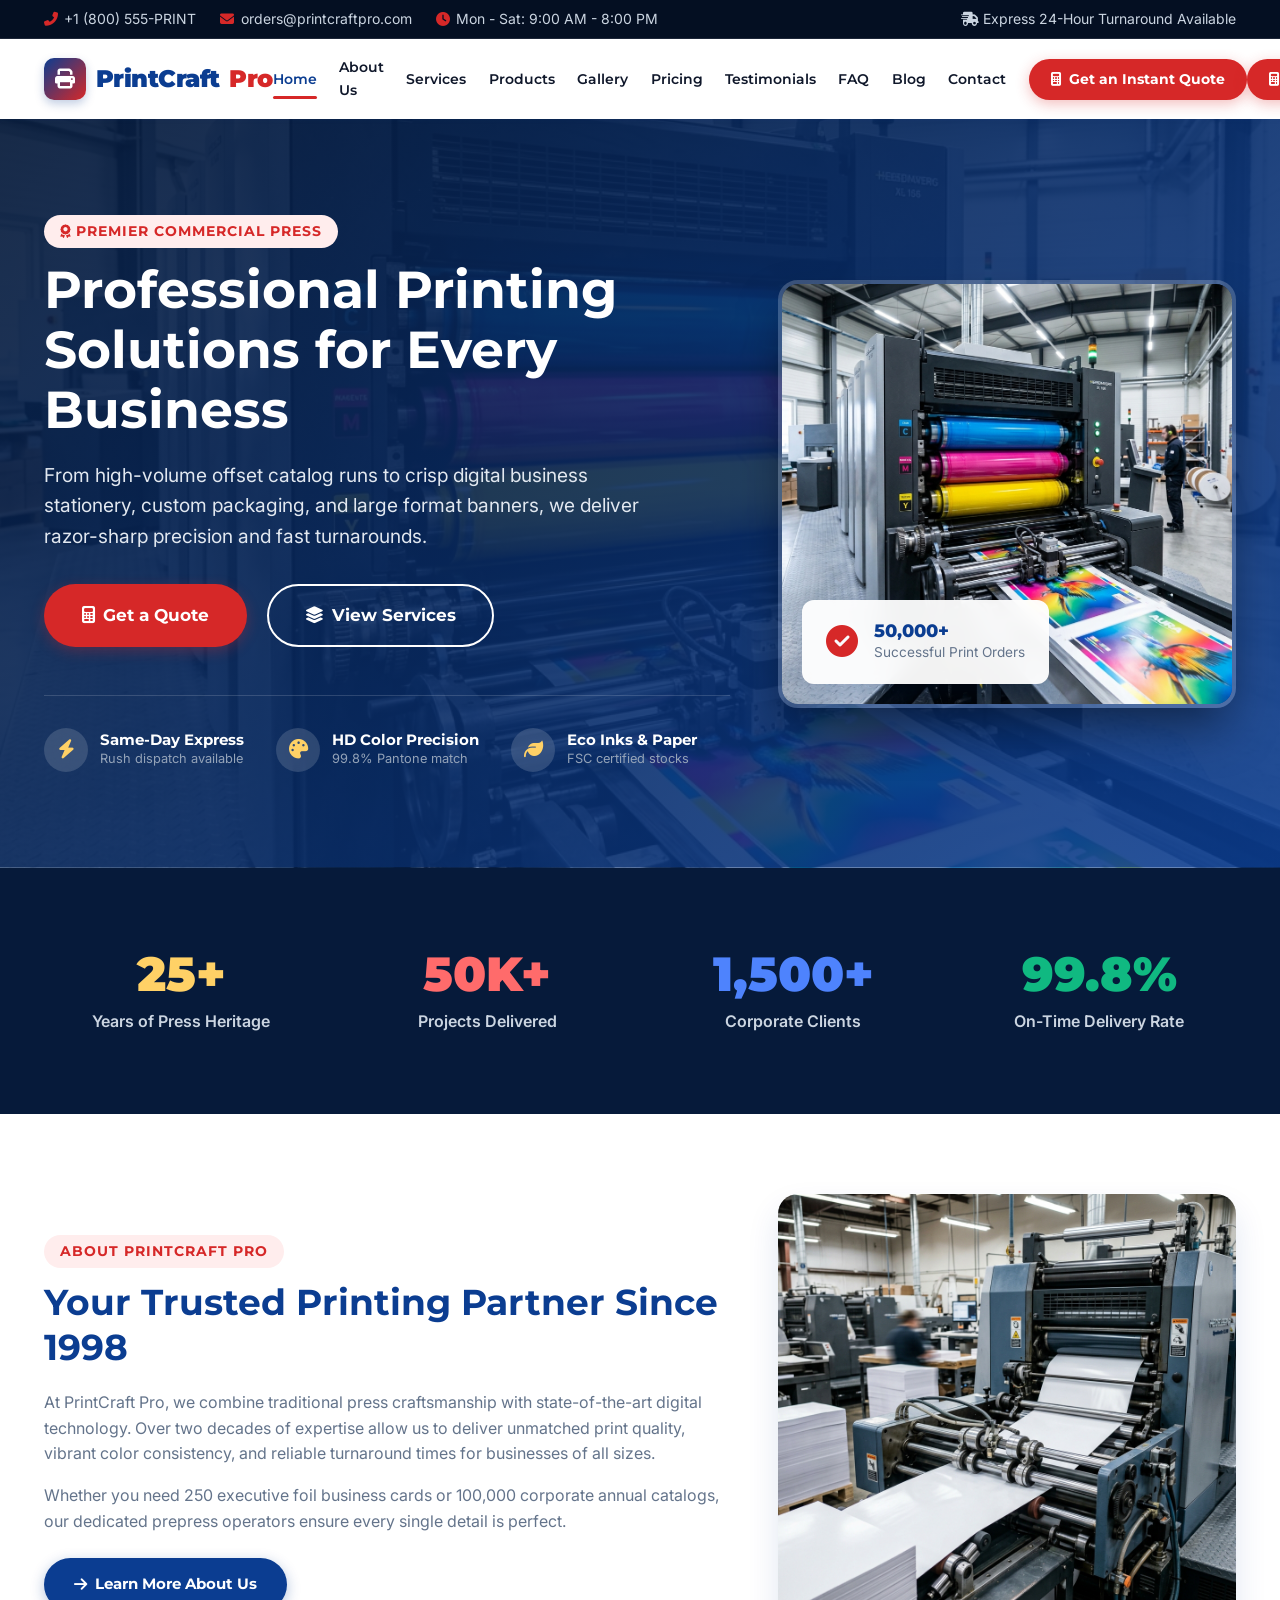
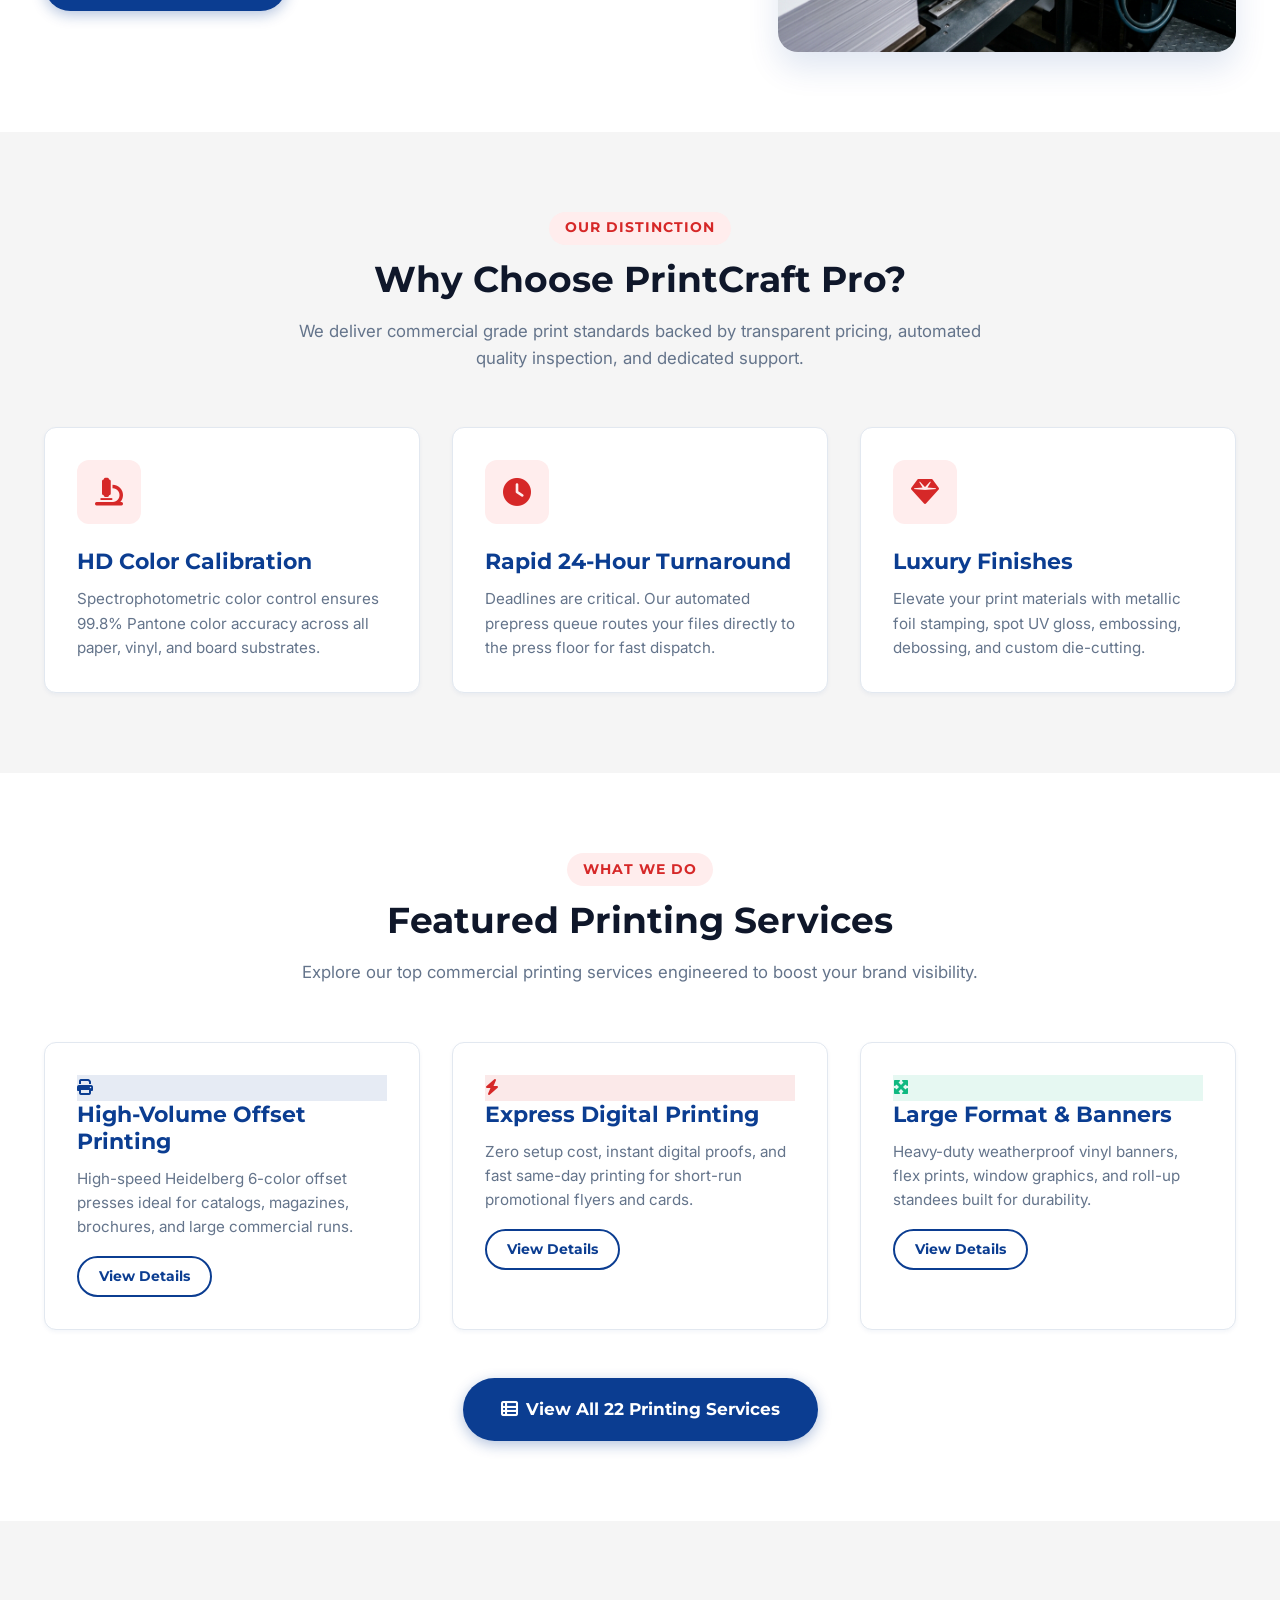
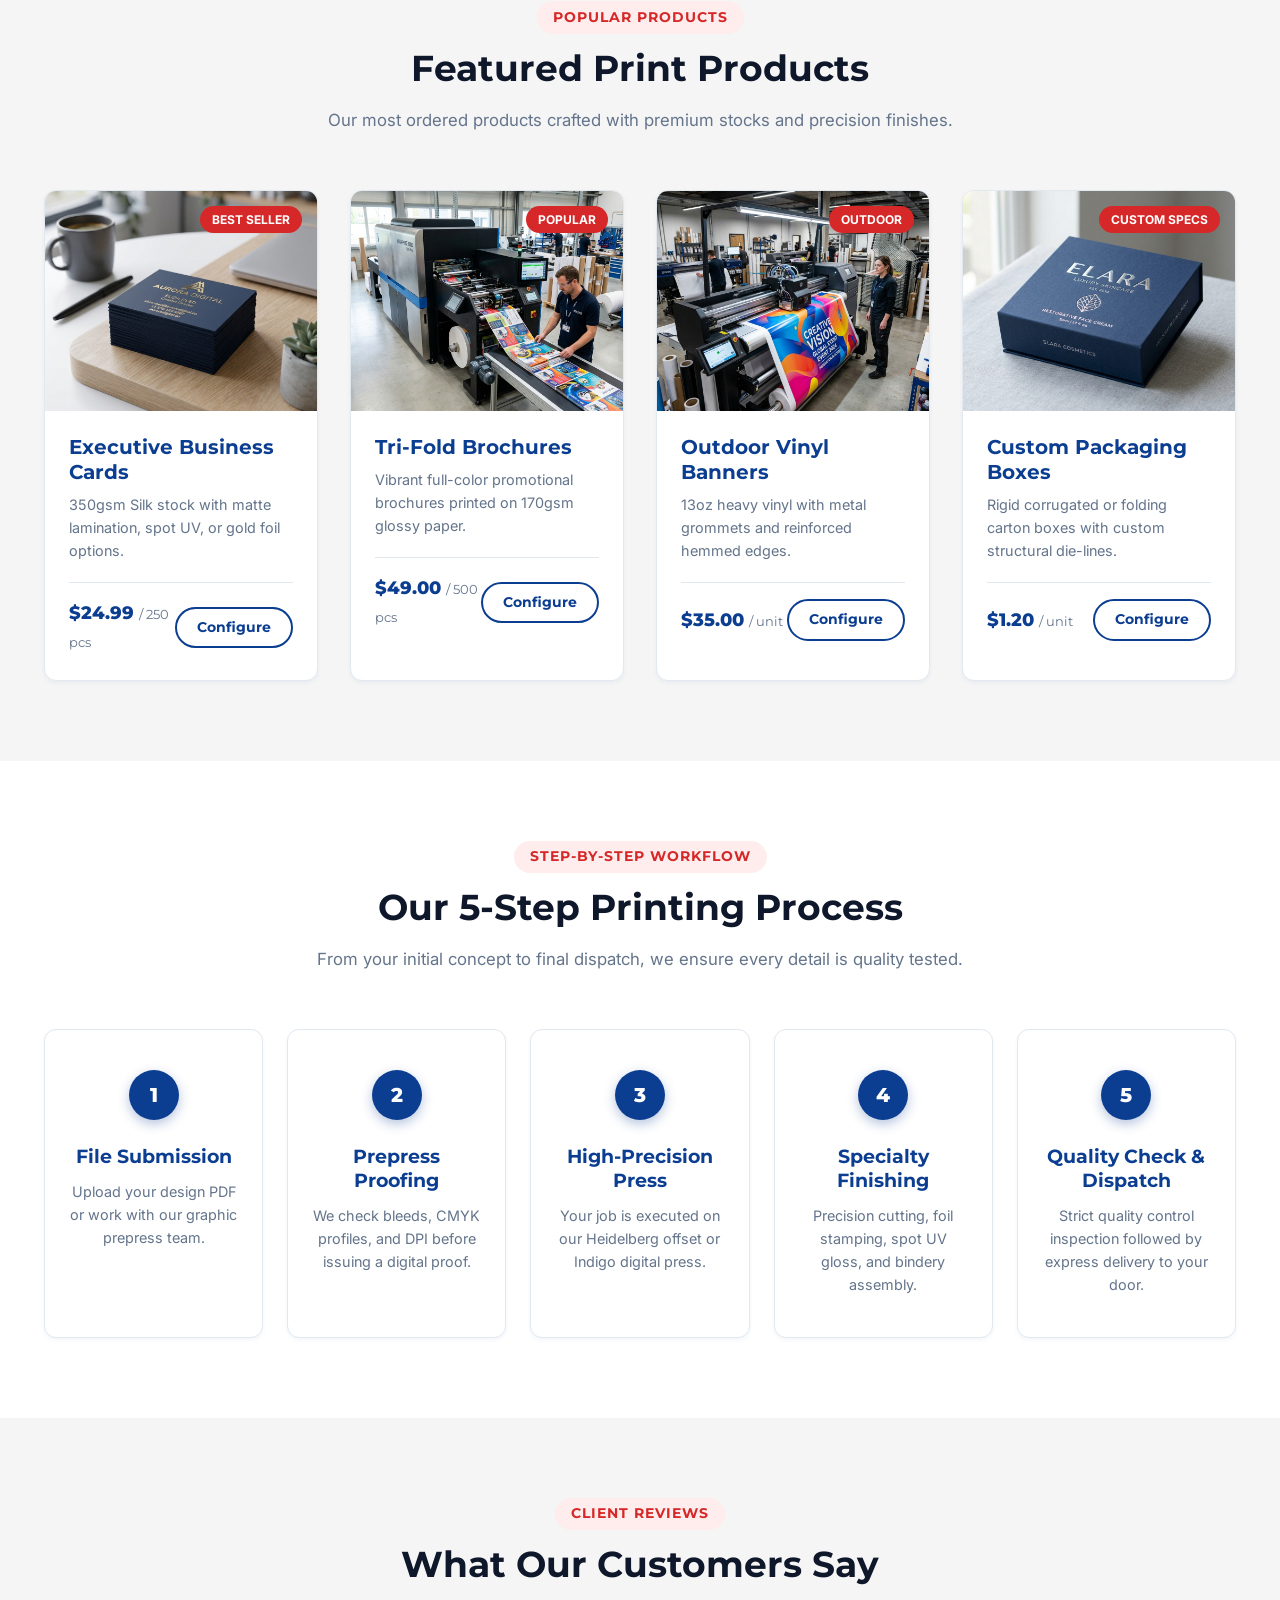
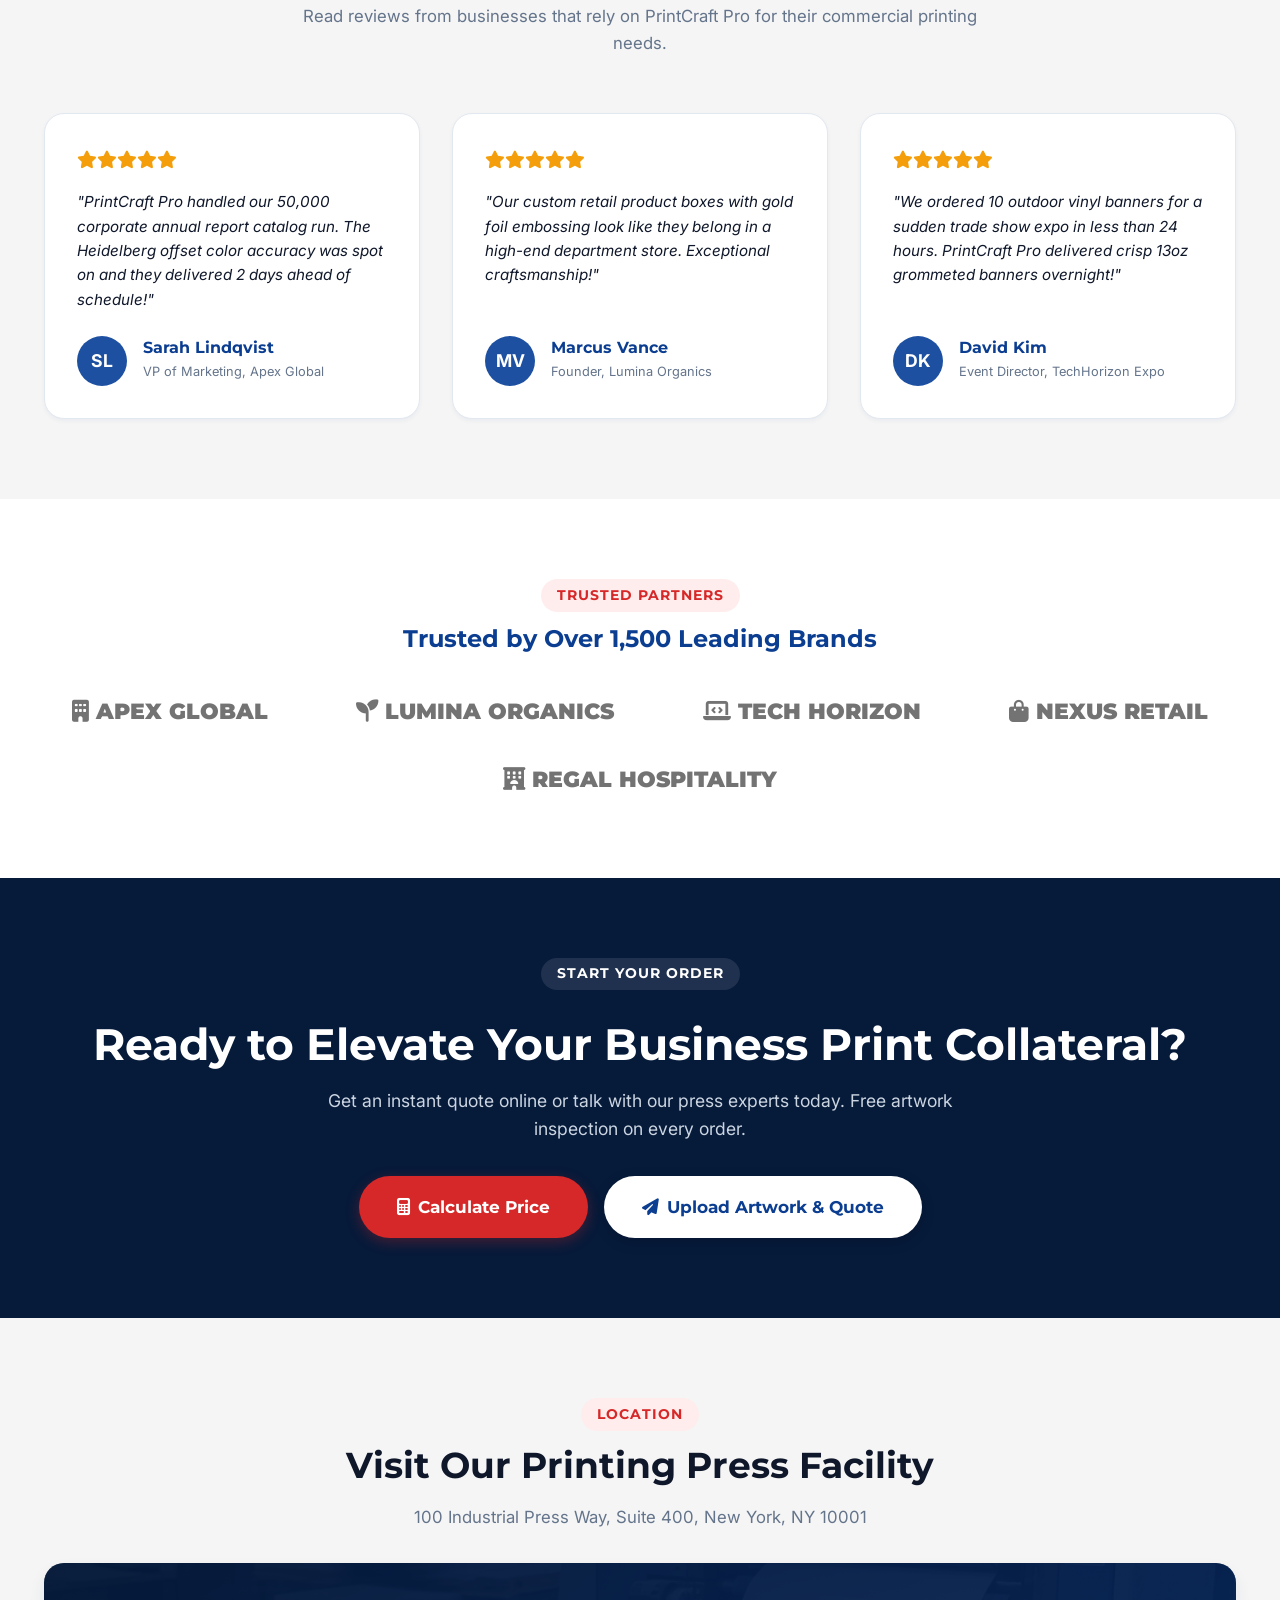
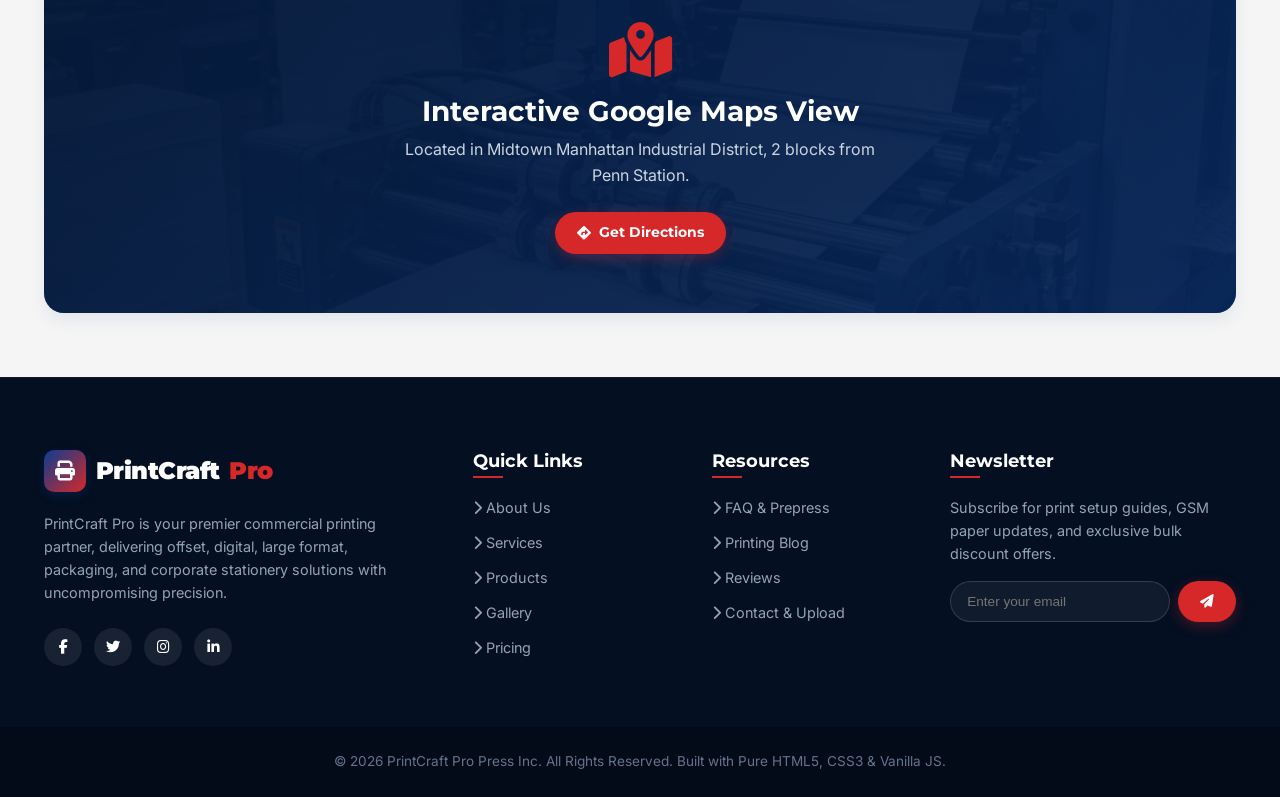
<file: index.html>
<!DOCTYPE html>
<html lang="en">
<head>
  <meta charset="UTF-8">
  <meta name="viewport" content="width=device-width, initial-scale=1.0">
  <meta name="description" content="PrintCraft Pro - Professional Printing Solutions for Every Business. High quality offset, digital, packaging, apparel, and corporate signage printing.">
  <meta name="keywords" content="professional printing press, commercial printing, offset printing, digital printing, business cards, flyers, banners, packaging, customized printing">
  <title>PrintCraft Pro | Professional Printing Solutions for Every Business</title>
  
  <!-- Font Awesome CDN -->
  <link rel="stylesheet" href="https://cdnjs.cloudflare.com/ajax/libs/font-awesome/6.4.0/css/all.min.css">
  
  <!-- Master Stylesheet -->
  <link rel="stylesheet" href="css/style.css">
</head>
<body>

  <!-- Top Notification Bar -->
  <div class="top-bar">
    <div class="container top-bar-content">
      <div class="top-bar-info">
        <span><i class="fas fa-phone-alt"></i> +1 (800) 555-PRINT</span>
        <span><i class="fas fa-envelope"></i> orders@printcraftpro.com</span>
        <span><i class="fas fa-clock"></i> Mon - Sat: 9:00 AM - 8:00 PM</span>
      </div>
      <div class="top-bar-links">
        <span><i class="fas fa-truck-fast"></i> Express 24-Hour Turnaround Available</span>
      </div>
    </div>
  </div>

  <!-- Header Navigation -->
  <header class="header">
    <div class="container navbar">
      <a href="index.html" class="logo">
        <div class="logo-icon"><i class="fas fa-print"></i></div>
        PrintCraft <span>Pro</span>
      </a>

      <button class="hamburger" aria-label="Toggle menu">
        <i class="fas fa-bars"></i>
      </button>

      <nav class="nav-menu">
        <a href="index.html" class="nav-link active">Home</a>
        <a href="about.html" class="nav-link">About Us</a>
        <a href="services.html" class="nav-link">Services</a>
        <a href="products.html" class="nav-link">Products</a>
        <a href="gallery.html" class="nav-link">Gallery</a>
        <a href="pricing.html" class="nav-link">Pricing</a>
        <a href="testimonials.html" class="nav-link">Testimonials</a>
        <a href="faq.html" class="nav-link">FAQ</a>
        <a href="blog.html" class="nav-link">Blog</a>
        <a href="contact.html" class="nav-link">Contact</a>
      </nav>

      <div class="header-cta">
        <a href="pricing.html" class="btn btn-accent btn-sm"><i class="fas fa-calculator"></i> Get a Quote</a>
      </div>
    </div>
  </header>

  <!-- Hero Section -->
  <section class="hero">
    <div class="container hero-grid">
      <div class="hero-content fade-in">
        <span class="sub-badge"><i class="fas fa-award"></i> Premier Commercial Press</span>
        <h1>Professional Printing Solutions for Every Business</h1>
        <p class="hero-subtitle">From high-volume offset catalog runs to crisp digital business stationery, custom packaging, and large format banners, we deliver razor-sharp precision and fast turnarounds.</p>
        
        <div class="hero-actions">
          <a href="pricing.html" class="btn btn-accent btn-lg"><i class="fas fa-calculator"></i> Get a Quote</a>
          <a href="services.html" class="btn btn-outline btn-lg" style="color: #FFF; border-color: #FFF;"><i class="fas fa-layer-group"></i> View Services</a>
        </div>

        <div class="hero-features">
          <div class="hero-feature-item">
            <div class="hero-feature-icon"><i class="fas fa-bolt"></i></div>
            <div class="hero-feature-text">
              <h4>Same-Day Express</h4>
              <p>Rush dispatch available</p>
            </div>
          </div>
          <div class="hero-feature-item">
            <div class="hero-feature-icon"><i class="fas fa-palette"></i></div>
            <div class="hero-feature-text">
              <h4>HD Color Precision</h4>
              <p>99.8% Pantone match</p>
            </div>
          </div>
          <div class="hero-feature-item">
            <div class="hero-feature-icon"><i class="fas fa-leaf"></i></div>
            <div class="hero-feature-text">
              <h4>Eco Inks &amp; Paper</h4>
              <p>FSC certified stocks</p>
            </div>
          </div>
        </div>
      </div>

      <div class="hero-card-preview fade-in">
        <img src="images/hero-print-press.png" alt="Industrial Commercial Printing Press Machine">
        <div class="floating-badge">
          <div class="badge-icon"><i class="fas fa-check-circle"></i></div>
          <div class="badge-info">
            <h5>50,000+</h5>
            <p>Successful Print Orders</p>
          </div>
        </div>
      </div>
    </div>
  </section>

  <!-- Company Statistics -->
  <section class="section-padding bg-dark">
    <div class="container">
      <div class="stats-grid">
        <div class="fade-in">
          <div class="stat-number" style="color: #FFD166;">25+</div>
          <p style="color: #CBD5E1; font-weight: 600;">Years of Press Heritage</p>
        </div>
        <div class="fade-in">
          <div class="stat-number" style="color: #FF6B6B;">50K+</div>
          <p style="color: #CBD5E1; font-weight: 600;">Projects Delivered</p>
        </div>
        <div class="fade-in">
          <div class="stat-number" style="color: #4E83FD;">1,500+</div>
          <p style="color: #CBD5E1; font-weight: 600;">Corporate Clients</p>
        </div>
        <div class="fade-in">
          <div class="stat-number" style="color: #10B981;">99.8%</div>
          <p style="color: #CBD5E1; font-weight: 600;">On-Time Delivery Rate</p>
        </div>
      </div>
    </div>
  </section>

  <!-- About Preview Section -->
  <section class="section-padding">
    <div class="container">
      <div class="hero-grid" style="align-items: center;">
        <div class="fade-in">
          <span class="sub-badge">About PrintCraft Pro</span>
          <h2 style="font-size: 2.25rem; margin-bottom: 1.25rem; color: var(--primary);">Your Trusted Printing Partner Since 1998</h2>
          <p style="color: var(--text-muted); margin-bottom: 1rem;">At PrintCraft Pro, we combine traditional press craftsmanship with state-of-the-art digital technology. Over two decades of expertise allow us to deliver unmatched print quality, vibrant color consistency, and reliable turnaround times for businesses of all sizes.</p>
          <p style="color: var(--text-muted); margin-bottom: 1.5rem;">Whether you need 250 executive foil business cards or 100,000 corporate annual catalogs, our dedicated prepress operators ensure every single detail is perfect.</p>
          <a href="about.html" class="btn btn-primary"><i class="fas fa-arrow-right"></i> Learn More About Us</a>
        </div>
        <div class="fade-in">
          <img src="images/offset-printing.png" alt="Commercial Printing Press Facility" style="border-radius: var(--radius-lg); box-shadow: var(--shadow-lg);">
        </div>
      </div>
    </div>
  </section>

  <!-- Why Choose Us Section -->
  <section class="section-padding bg-light">
    <div class="container">
      <div class="section-title-wrap">
        <span class="sub-badge">Our Distinction</span>
        <h2 class="section-title">Why Choose PrintCraft Pro?</h2>
        <p class="section-desc">We deliver commercial grade print standards backed by transparent pricing, automated quality inspection, and dedicated support.</p>
      </div>

      <div class="grid-3">
        <div class="card feature-card fade-in">
          <div class="card-icon"><i class="fas fa-microscope"></i></div>
          <h3>HD Color Calibration</h3>
          <p>Spectrophotometric color control ensures 99.8% Pantone color accuracy across all paper, vinyl, and board substrates.</p>
        </div>

        <div class="card feature-card fade-in">
          <div class="card-icon"><i class="fas fa-clock"></i></div>
          <h3>Rapid 24-Hour Turnaround</h3>
          <p>Deadlines are critical. Our automated prepress queue routes your files directly to the press floor for fast dispatch.</p>
        </div>

        <div class="card feature-card fade-in">
          <div class="card-icon"><i class="fas fa-gem"></i></div>
          <h3>Luxury Finishes</h3>
          <p>Elevate your print materials with metallic foil stamping, spot UV gloss, embossing, debossing, and custom die-cutting.</p>
        </div>
      </div>
    </div>
  </section>

  <!-- Featured Services -->
  <section class="section-padding">
    <div class="container">
      <div class="section-title-wrap">
        <span class="sub-badge">What We Do</span>
        <h2 class="section-title">Featured Printing Services</h2>
        <p class="section-desc">Explore our top commercial printing services engineered to boost your brand visibility.</p>
      </div>

      <div class="grid-3">
        <div class="card fade-in">
          <div class="card-icon" style="background: rgba(11, 61, 145, 0.1); color: var(--primary);"><i class="fas fa-print"></i></div>
          <h3>High-Volume Offset Printing</h3>
          <p>High-speed Heidelberg 6-color offset presses ideal for catalogs, magazines, brochures, and large commercial runs.</p>
          <a href="services.html" class="btn btn-outline btn-sm" style="margin-top: 1rem;">View Details</a>
        </div>

        <div class="card fade-in">
          <div class="card-icon" style="background: rgba(214, 40, 40, 0.1); color: var(--accent);"><i class="fas fa-bolt"></i></div>
          <h3>Express Digital Printing</h3>
          <p>Zero setup cost, instant digital proofs, and fast same-day printing for short-run promotional flyers and cards.</p>
          <a href="services.html" class="btn btn-outline btn-sm" style="margin-top: 1rem;">View Details</a>
        </div>

        <div class="card fade-in">
          <div class="card-icon" style="background: rgba(16, 185, 129, 0.1); color: #10B981;"><i class="fas fa-expand-arrows-alt"></i></div>
          <h3>Large Format &amp; Banners</h3>
          <p>Heavy-duty weatherproof vinyl banners, flex prints, window graphics, and roll-up standees built for durability.</p>
          <a href="services.html" class="btn btn-outline btn-sm" style="margin-top: 1rem;">View Details</a>
        </div>
      </div>

      <div style="text-align: center; margin-top: 3rem;">
        <a href="services.html" class="btn btn-primary btn-lg"><i class="fas fa-th-list"></i> View All 22 Printing Services</a>
      </div>
    </div>
  </section>

  <!-- Featured Products -->
  <section class="section-padding bg-light">
    <div class="container">
      <div class="section-title-wrap">
        <span class="sub-badge">Popular Products</span>
        <h2 class="section-title">Featured Print Products</h2>
        <p class="section-desc">Our most ordered products crafted with premium stocks and precision finishes.</p>
      </div>

      <div class="grid-4">
        <!-- Product 1 -->
        <div class="product-card fade-in">
          <div class="product-img">
            <img src="images/business-cards.png" alt="Executive Business Cards">
            <span class="product-tag">Best Seller</span>
          </div>
          <div class="product-body">
            <h3>Executive Business Cards</h3>
            <p>350gsm Silk stock with matte lamination, spot UV, or gold foil options.</p>
            <div class="product-meta">
              <div class="product-price">$24.99 <small>/ 250 pcs</small></div>
              <a href="pricing.html" class="btn btn-outline btn-sm">Configure</a>
            </div>
          </div>
        </div>

        <!-- Product 2 -->
        <div class="product-card fade-in">
          <div class="product-img">
            <img src="images/digital-printing.png" alt="Promotional Brochures">
            <span class="product-tag">Popular</span>
          </div>
          <div class="product-body">
            <h3>Tri-Fold Brochures</h3>
            <p>Vibrant full-color promotional brochures printed on 170gsm glossy paper.</p>
            <div class="product-meta">
              <div class="product-price">$49.00 <small>/ 500 pcs</small></div>
              <a href="pricing.html" class="btn btn-outline btn-sm">Configure</a>
            </div>
          </div>
        </div>

        <!-- Product 3 -->
        <div class="product-card fade-in">
          <div class="product-img">
            <img src="images/large-format.png" alt="Vinyl Banners">
            <span class="product-tag">Outdoor</span>
          </div>
          <div class="product-body">
            <h3>Outdoor Vinyl Banners</h3>
            <p>13oz heavy vinyl with metal grommets and reinforced hemmed edges.</p>
            <div class="product-meta">
              <div class="product-price">$35.00 <small>/ unit</small></div>
              <a href="pricing.html" class="btn btn-outline btn-sm">Configure</a>
            </div>
          </div>
        </div>

        <!-- Product 4 -->
        <div class="product-card fade-in">
          <div class="product-img">
            <img src="images/packaging-box.png" alt="Custom Packaging">
            <span class="product-tag">Custom Specs</span>
          </div>
          <div class="product-body">
            <h3>Custom Packaging Boxes</h3>
            <p>Rigid corrugated or folding carton boxes with custom structural die-lines.</p>
            <div class="product-meta">
              <div class="product-price">$1.20 <small>/ unit</small></div>
              <a href="pricing.html" class="btn btn-outline btn-sm">Configure</a>
            </div>
          </div>
        </div>
      </div>
    </div>
  </section>

  <!-- Printing Process (5 Steps) -->
  <section class="section-padding">
    <div class="container">
      <div class="section-title-wrap">
        <span class="sub-badge">Step-By-Step Workflow</span>
        <h2 class="section-title">Our 5-Step Printing Process</h2>
        <p class="section-desc">From your initial concept to final dispatch, we ensure every detail is quality tested.</p>
      </div>

      <div class="workflow-grid">
        <div class="step-card fade-in">
          <div class="step-number">1</div>
          <h4>File Submission</h4>
          <p>Upload your design PDF or work with our graphic prepress team.</p>
        </div>

        <div class="step-card fade-in">
          <div class="step-number">2</div>
          <h4>Prepress Proofing</h4>
          <p>We check bleeds, CMYK profiles, and DPI before issuing a digital proof.</p>
        </div>

        <div class="step-card fade-in">
          <div class="step-number">3</div>
          <h4>High-Precision Press</h4>
          <p>Your job is executed on our Heidelberg offset or Indigo digital press.</p>
        </div>

        <div class="step-card fade-in">
          <div class="step-number">4</div>
          <h4>Specialty Finishing</h4>
          <p>Precision cutting, foil stamping, spot UV gloss, and bindery assembly.</p>
        </div>

        <div class="step-card fade-in">
          <div class="step-number">5</div>
          <h4>Quality Check &amp; Dispatch</h4>
          <p>Strict quality control inspection followed by express delivery to your door.</p>
        </div>
      </div>
    </div>
  </section>

  <!-- Customer Testimonials -->
  <section class="section-padding bg-light">
    <div class="container">
      <div class="section-title-wrap">
        <span class="sub-badge">Client Reviews</span>
        <h2 class="section-title">What Our Customers Say</h2>
        <p class="section-desc">Read reviews from businesses that rely on PrintCraft Pro for their commercial printing needs.</p>
      </div>

      <div class="grid-3">
        <div class="testimonial-card fade-in">
          <div>
            <div class="stars"><i class="fas fa-star"></i><i class="fas fa-star"></i><i class="fas fa-star"></i><i class="fas fa-star"></i><i class="fas fa-star"></i></div>
            <p class="testimonial-text">"PrintCraft Pro handled our 50,000 corporate annual report catalog run. The Heidelberg offset color accuracy was spot on and they delivered 2 days ahead of schedule!"</p>
          </div>
          <div class="testimonial-user">
            <div class="user-avatar">SL</div>
            <div class="user-details">
              <h5>Sarah Lindqvist</h5>
              <span>VP of Marketing, Apex Global</span>
            </div>
          </div>
        </div>

        <div class="testimonial-card fade-in">
          <div>
            <div class="stars"><i class="fas fa-star"></i><i class="fas fa-star"></i><i class="fas fa-star"></i><i class="fas fa-star"></i><i class="fas fa-star"></i></div>
            <p class="testimonial-text">"Our custom retail product boxes with gold foil embossing look like they belong in a high-end department store. Exceptional craftsmanship!"</p>
          </div>
          <div class="testimonial-user">
            <div class="user-avatar">MV</div>
            <div class="user-details">
              <h5>Marcus Vance</h5>
              <span>Founder, Lumina Organics</span>
            </div>
          </div>
        </div>

        <div class="testimonial-card fade-in">
          <div>
            <div class="stars"><i class="fas fa-star"></i><i class="fas fa-star"></i><i class="fas fa-star"></i><i class="fas fa-star"></i><i class="fas fa-star"></i></div>
            <p class="testimonial-text">"We ordered 10 outdoor vinyl banners for a sudden trade show expo in less than 24 hours. PrintCraft Pro delivered crisp 13oz grommeted banners overnight!"</p>
          </div>
          <div class="testimonial-user">
            <div class="user-avatar">DK</div>
            <div class="user-details">
              <h5>David Kim</h5>
              <span>Event Director, TechHorizon Expo</span>
            </div>
          </div>
        </div>
      </div>
    </div>
  </section>

  <!-- Clients / Brands Showcase Section -->
  <section class="section-padding">
    <div class="container">
      <div style="text-align: center; margin-bottom: 2.5rem;">
        <span class="sub-badge">Trusted Partners</span>
        <h3 style="font-size: 1.5rem; color: var(--primary);">Trusted by Over 1,500 Leading Brands</h3>
      </div>

      <div style="display: flex; justify-content: space-around; align-items: center; flex-wrap: wrap; gap: 2rem; filter: grayscale(100%); opacity: 0.7;">
        <div style="font-family: var(--font-heading); font-weight: 900; font-size: 1.4rem; color: var(--primary);"><i class="fas fa-building"></i> APEX GLOBAL</div>
        <div style="font-family: var(--font-heading); font-weight: 900; font-size: 1.4rem; color: var(--primary);"><i class="fas fa-seedling"></i> LUMINA ORGANICS</div>
        <div style="font-family: var(--font-heading); font-weight: 900; font-size: 1.4rem; color: var(--primary);"><i class="fas fa-laptop-code"></i> TECH HORIZON</div>
        <div style="font-family: var(--font-heading); font-weight: 900; font-size: 1.4rem; color: var(--primary);"><i class="fas fa-shopping-bag"></i> NEXUS RETAIL</div>
        <div style="font-family: var(--font-heading); font-weight: 900; font-size: 1.4rem; color: var(--primary);"><i class="fas fa-hotel"></i> REGAL HOSPITALITY</div>
      </div>
    </div>
  </section>

  <!-- Contact CTA Section -->
  <section class="section-padding bg-dark">
    <div class="container" style="text-align: center;">
      <span class="sub-badge" style="background: rgba(255,255,255,0.1); color: #FFF;">Start Your Order</span>
      <h2 class="cta-heading">Ready to Elevate Your Business Print Collateral?</h2>
      <p style="color: #CBD5E1; max-width: 650px; margin: 0 auto 2rem auto; font-size: 1.1rem;">Get an instant quote online or talk with our press experts today. Free artwork inspection on every order.</p>
      <div class="cta-actions">
        <a href="pricing.html" class="btn btn-accent btn-lg"><i class="fas fa-calculator"></i> Calculate Price</a>
        <a href="contact.html" class="btn btn-white btn-lg"><i class="fas fa-paper-plane"></i> Upload Artwork &amp; Quote</a>
      </div>
    </div>
  </section>

  <!-- Google Maps Placeholder Section -->
  <section class="section-padding bg-light" style="padding-bottom: 4rem;">
    <div class="container">
      <div class="section-title-wrap" style="margin-bottom: 2rem;">
        <span class="sub-badge">Location</span>
        <h2 class="section-title">Visit Our Printing Press Facility</h2>
        <p class="section-desc">100 Industrial Press Way, Suite 400, New York, NY 10001</p>
      </div>

      <div class="map-placeholder">
        <div style="position: absolute; inset: 0; background: linear-gradient(135deg, rgba(6,26,58,0.95), rgba(11,61,145,0.85)), url('images/offset-printing.png'); background-size: cover; background-position: center; opacity: 0.4;"></div>
        <div style="position: relative; z-index: 2; padding: 1rem;">
          <i class="fas fa-map-marked-alt" style="font-size: 3.5rem; color: var(--accent); margin-bottom: 1rem;"></i>
          <h3 style="color: #FFF; font-size: 1.75rem; margin-bottom: 0.5rem;">Interactive Google Maps View</h3>
          <p style="color: #CBD5E1; max-width: 500px; margin: 0 auto 1.5rem auto;">Located in Midtown Manhattan Industrial District, 2 blocks from Penn Station.</p>
          <a href="contact.html" class="btn btn-accent btn-sm"><i class="fas fa-directions"></i> Get Directions</a>
        </div>
      </div>
    </div>
  </section>

  <!-- Footer -->
  <footer class="footer">
    <div class="container">
      <div class="footer-grid">
        <div class="footer-about">
          <a href="index.html" class="logo" style="color: #FFF;">
            <div class="logo-icon"><i class="fas fa-print"></i></div>
            PrintCraft <span>Pro</span>
          </a>
          <p>PrintCraft Pro is your premier commercial printing partner, delivering offset, digital, large format, packaging, and corporate stationery solutions with uncompromising precision.</p>
          <div class="social-links">
            <a href="#" class="social-icon" aria-label="Facebook"><i class="fab fa-facebook-f"></i></a>
            <a href="#" class="social-icon" aria-label="Twitter"><i class="fab fa-twitter"></i></a>
            <a href="#" class="social-icon" aria-label="Instagram"><i class="fab fa-instagram"></i></a>
            <a href="#" class="social-icon" aria-label="LinkedIn"><i class="fab fa-linkedin-in"></i></a>
          </div>
        </div>

        <div class="footer-col">
          <h4>Quick Links</h4>
          <ul class="footer-links">
            <li><a href="about.html"><i class="fas fa-chevron-right"></i> About Us</a></li>
            <li><a href="services.html"><i class="fas fa-chevron-right"></i> Services</a></li>
            <li><a href="products.html"><i class="fas fa-chevron-right"></i> Products</a></li>
            <li><a href="gallery.html"><i class="fas fa-chevron-right"></i> Gallery</a></li>
            <li><a href="pricing.html"><i class="fas fa-chevron-right"></i> Pricing</a></li>
          </ul>
        </div>

        <div class="footer-col">
          <h4>Resources</h4>
          <ul class="footer-links">
            <li><a href="faq.html"><i class="fas fa-chevron-right"></i> FAQ &amp; Prepress</a></li>
            <li><a href="blog.html"><i class="fas fa-chevron-right"></i> Printing Blog</a></li>
            <li><a href="testimonials.html"><i class="fas fa-chevron-right"></i> Reviews</a></li>
            <li><a href="contact.html"><i class="fas fa-chevron-right"></i> Contact &amp; Upload</a></li>
          </ul>
        </div>

        <div class="footer-col">
          <h4>Newsletter</h4>
          <p>Subscribe for print setup guides, GSM paper updates, and exclusive bulk discount offers.</p>
          <form class="newsletter-form" onsubmit="event.preventDefault(); alert('Subscribed successfully!');">
            <input type="email" placeholder="Enter your email" required>
            <button type="submit" class="btn btn-accent btn-sm"><i class="fas fa-paper-plane"></i></button>
          </form>
        </div>
      </div>
    </div>

    <div class="footer-bottom">
      <div class="container">
        <p>&copy; 2026 PrintCraft Pro Press Inc. All Rights Reserved. Built with Pure HTML5, CSS3 &amp; Vanilla JS.</p>
      </div>
    </div>
  </footer>

  <!-- Back to Top Button -->
  <button class="back-to-top" aria-label="Back to top">
    <i class="fas fa-arrow-up"></i>
  </button>

  <!-- Master Script -->
  <script src="js/main.js"></script>
</body>
</html>
</file>
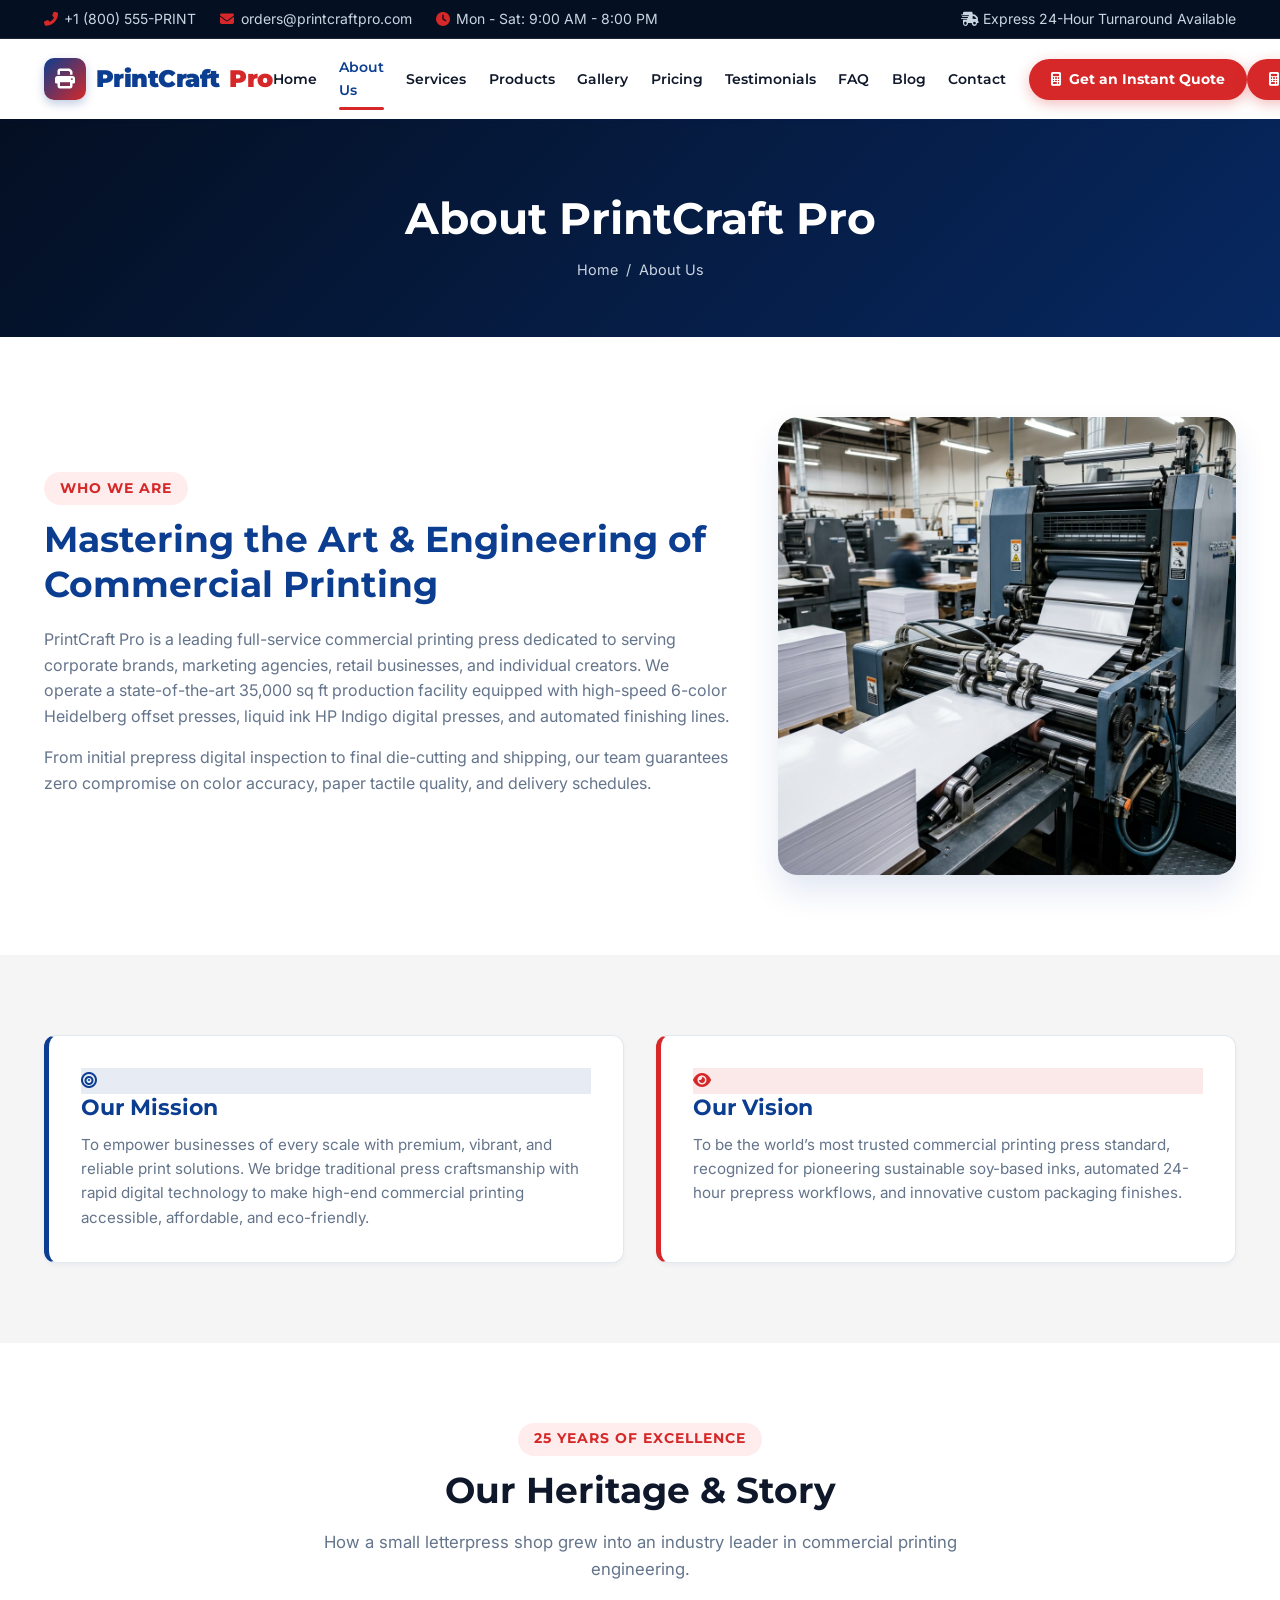
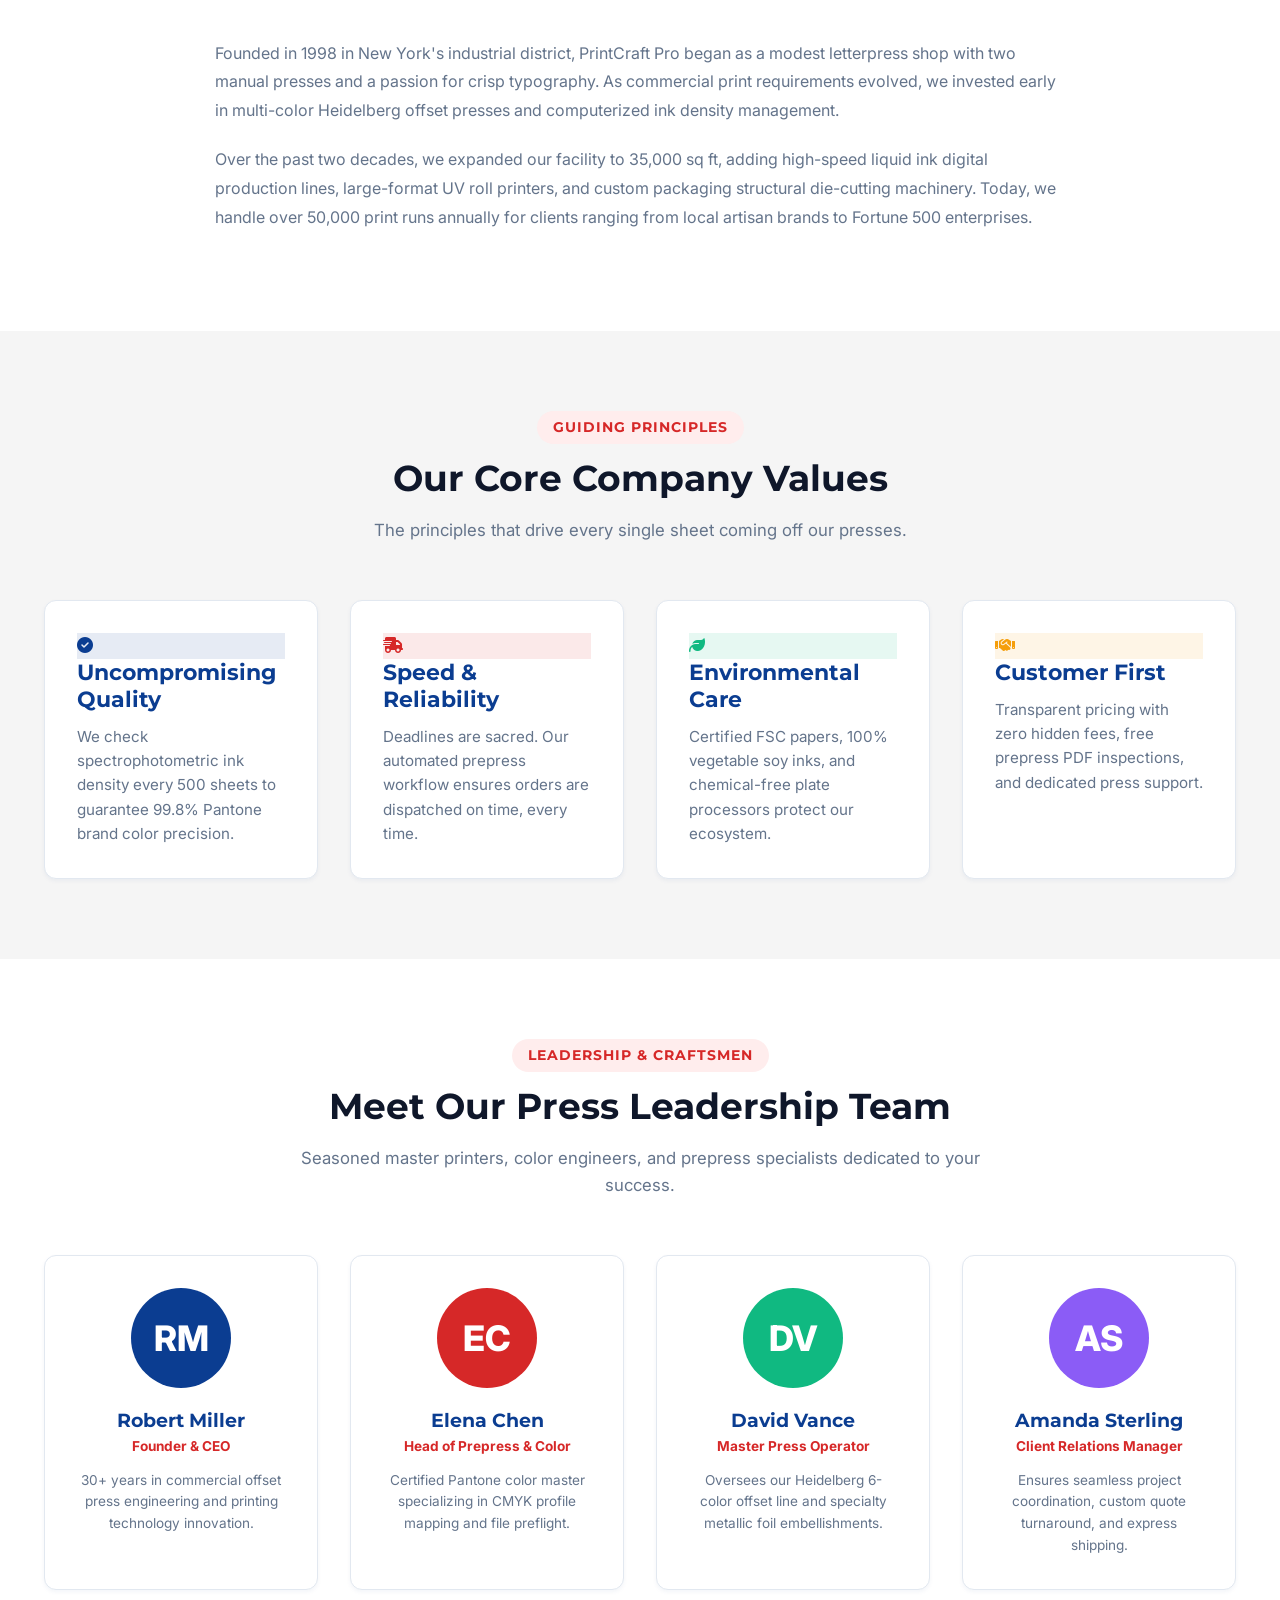
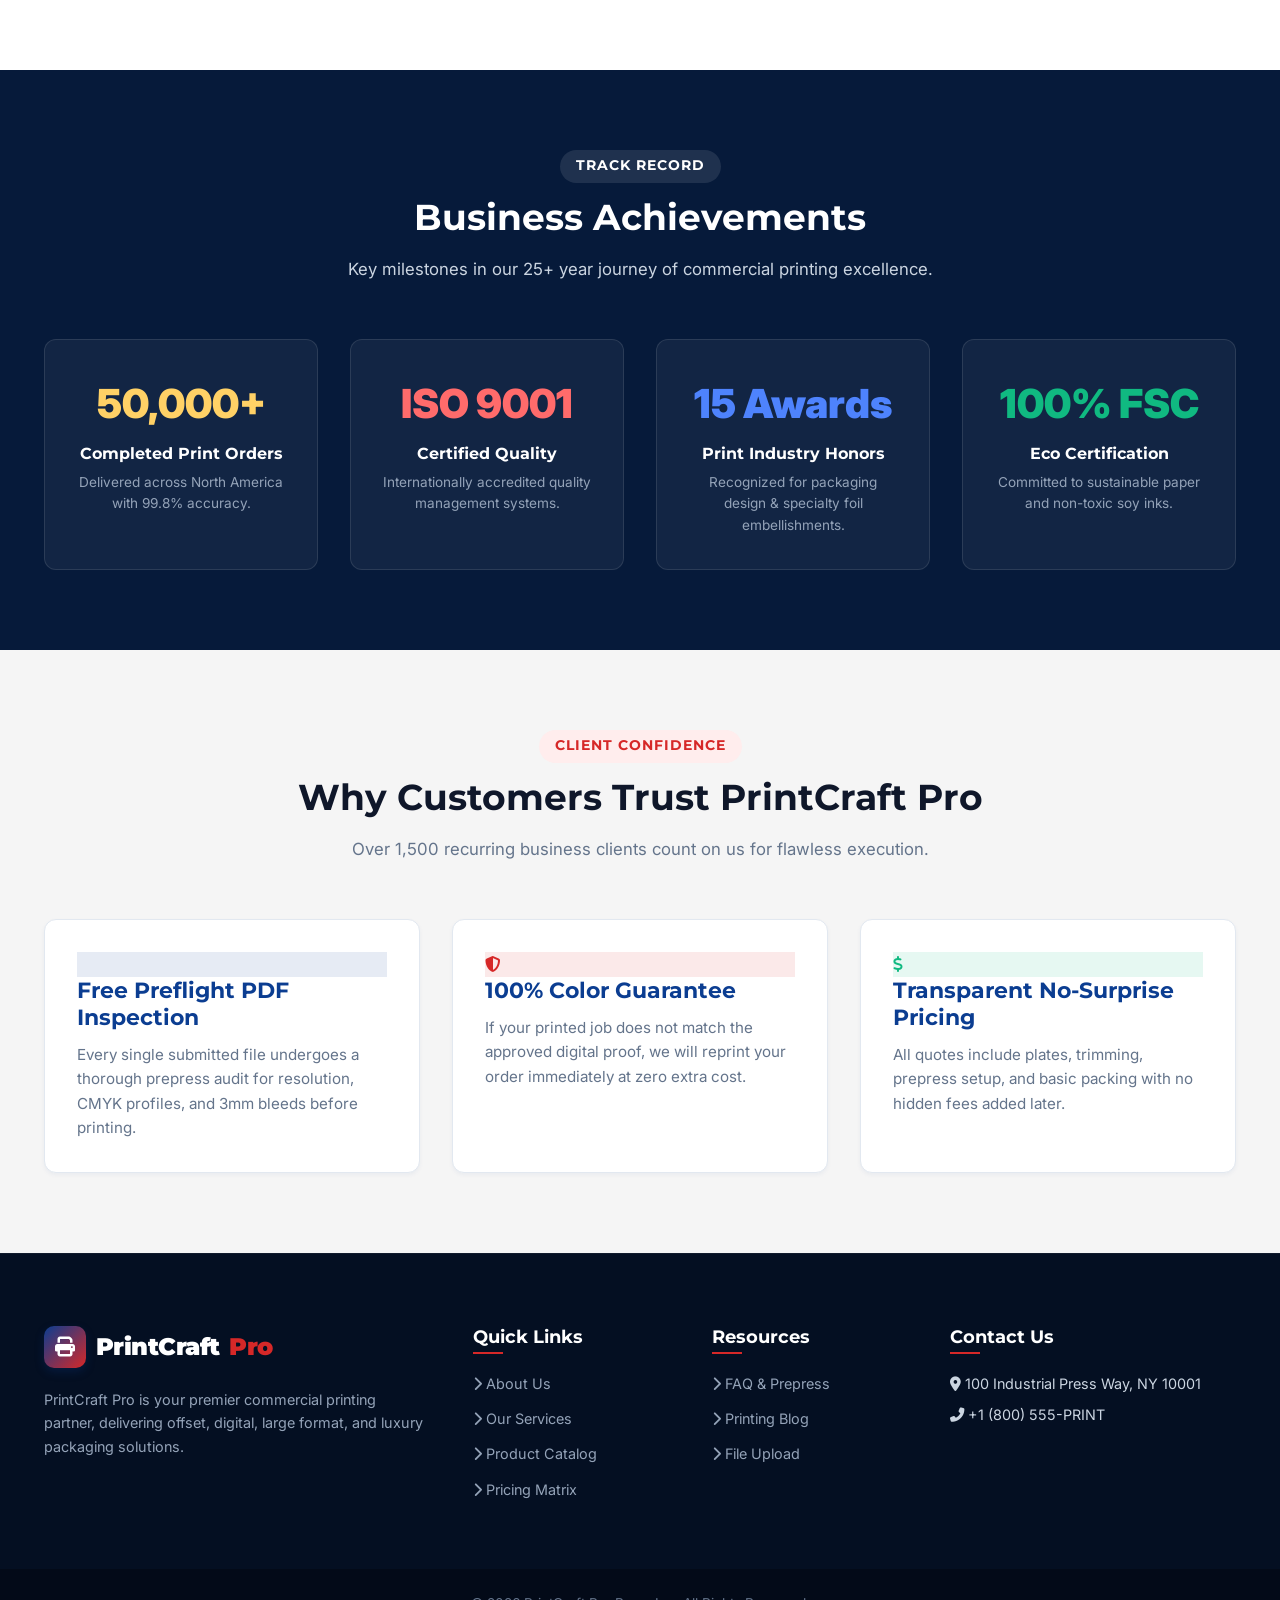
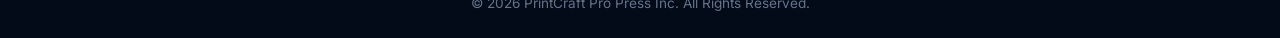
<file: about.html>
<!DOCTYPE html>
<html lang="en">
<head>
  <meta charset="UTF-8">
  <meta name="viewport" content="width=device-width, initial-scale=1.0">
  <meta name="description" content="About PrintCraft Pro - Learn about our mission, vision, 25+ years story, core company values, team of master printers, and business achievements.">
  <title>About Us | PrintCraft Pro Commercial Printing Press</title>
  <link rel="stylesheet" href="https://cdnjs.cloudflare.com/ajax/libs/font-awesome/6.4.0/css/all.min.css">
  <link rel="stylesheet" href="css/style.css">
</head>
<body>

  <!-- Top Bar -->
  <div class="top-bar">
    <div class="container top-bar-content">
      <div class="top-bar-info">
        <span><i class="fas fa-phone-alt"></i> +1 (800) 555-PRINT</span>
        <span><i class="fas fa-envelope"></i> orders@printcraftpro.com</span>
        <span><i class="fas fa-clock"></i> Mon - Sat: 9:00 AM - 8:00 PM</span>
      </div>
      <div class="top-bar-links">
        <span><i class="fas fa-truck-fast"></i> Express 24-Hour Turnaround Available</span>
      </div>
    </div>
  </div>

  <!-- Header Navbar -->
  <header class="header">
    <div class="container navbar">
      <a href="index.html" class="logo">
        <div class="logo-icon"><i class="fas fa-print"></i></div>
        PrintCraft <span>Pro</span>
      </a>

      <button class="hamburger" aria-label="Toggle menu">
        <i class="fas fa-bars"></i>
      </button>

      <nav class="nav-menu">
        <a href="index.html" class="nav-link">Home</a>
        <a href="about.html" class="nav-link active">About Us</a>
        <a href="services.html" class="nav-link">Services</a>
        <a href="products.html" class="nav-link">Products</a>
        <a href="gallery.html" class="nav-link">Gallery</a>
        <a href="pricing.html" class="nav-link">Pricing</a>
        <a href="testimonials.html" class="nav-link">Testimonials</a>
        <a href="faq.html" class="nav-link">FAQ</a>
        <a href="blog.html" class="nav-link">Blog</a>
        <a href="contact.html" class="nav-link">Contact</a>
      </nav>

      <div class="header-cta">
        <a href="pricing.html" class="btn btn-accent btn-sm"><i class="fas fa-calculator"></i> Get a Quote</a>
      </div>
    </div>
  </header>

  <!-- Page Banner -->
  <section class="page-banner">
    <div class="container">
      <h1>About PrintCraft Pro</h1>
      <div class="breadcrumbs">
        <a href="index.html">Home</a>
        <span>/</span>
        <span>About Us</span>
      </div>
    </div>
  </section>

  <!-- Company Introduction Section -->
  <section class="section-padding">
    <div class="container">
      <div class="hero-grid" style="align-items: center;">
        <div class="fade-in">
          <span class="sub-badge">Who We Are</span>
          <h2 style="font-size: 2.25rem; margin-bottom: 1.25rem; color: var(--primary);">Mastering the Art &amp; Engineering of Commercial Printing</h2>
          <p style="color: var(--text-muted); margin-bottom: 1rem;">PrintCraft Pro is a leading full-service commercial printing press dedicated to serving corporate brands, marketing agencies, retail businesses, and individual creators. We operate a state-of-the-art 35,000 sq ft production facility equipped with high-speed 6-color Heidelberg offset presses, liquid ink HP Indigo digital presses, and automated finishing lines.</p>
          <p style="color: var(--text-muted); margin-bottom: 1.5rem;">From initial prepress digital inspection to final die-cutting and shipping, our team guarantees zero compromise on color accuracy, paper tactile quality, and delivery schedules.</p>
        </div>

        <div class="fade-in">
          <img src="images/offset-printing.png" alt="Commercial Printing Machinery Floor" style="border-radius: var(--radius-lg); box-shadow: var(--shadow-lg);">
        </div>
      </div>
    </div>
  </section>

  <!-- Mission & Vision Section -->
  <section class="section-padding bg-light">
    <div class="container">
      <div class="grid-2">
        <!-- Mission -->
        <div class="card fade-in" style="border-left: 5px solid var(--primary);">
          <div class="card-icon" style="background: rgba(11, 61, 145, 0.1); color: var(--primary);"><i class="fas fa-bullseye"></i></div>
          <h3>Our Mission</h3>
          <p>To empower businesses of every scale with premium, vibrant, and reliable print solutions. We bridge traditional press craftsmanship with rapid digital technology to make high-end commercial printing accessible, affordable, and eco-friendly.</p>
        </div>

        <!-- Vision -->
        <div class="card fade-in" style="border-left: 5px solid var(--accent);">
          <div class="card-icon" style="background: rgba(214, 40, 40, 0.1); color: var(--accent);"><i class="fas fa-eye"></i></div>
          <h3>Our Vision</h3>
          <p>To be the world’s most trusted commercial printing press standard, recognized for pioneering sustainable soy-based inks, automated 24-hour prepress workflows, and innovative custom packaging finishes.</p>
        </div>
      </div>
    </div>
  </section>

  <!-- Our Story Section -->
  <section class="section-padding">
    <div class="container">
      <div class="section-title-wrap">
        <span class="sub-badge">25 Years of Excellence</span>
        <h2 class="section-title">Our Heritage &amp; Story</h2>
        <p class="section-desc">How a small letterpress shop grew into an industry leader in commercial printing engineering.</p>
      </div>

      <div style="max-width: 850px; margin: 0 auto; color: var(--text-muted); line-height: 1.8;" class="fade-in">
        <p style="margin-bottom: 1.25rem;">Founded in 1998 in New York's industrial district, PrintCraft Pro began as a modest letterpress shop with two manual presses and a passion for crisp typography. As commercial print requirements evolved, we invested early in multi-color Heidelberg offset presses and computerized ink density management.</p>
        <p style="margin-bottom: 1.25rem;">Over the past two decades, we expanded our facility to 35,000 sq ft, adding high-speed liquid ink digital production lines, large-format UV roll printers, and custom packaging structural die-cutting machinery. Today, we handle over 50,000 print runs annually for clients ranging from local artisan brands to Fortune 500 enterprises.</p>
      </div>
    </div>
  </section>

  <!-- Company Values Section -->
  <section class="section-padding bg-light">
    <div class="container">
      <div class="section-title-wrap">
        <span class="sub-badge">Guiding Principles</span>
        <h2 class="section-title">Our Core Company Values</h2>
        <p class="section-desc">The principles that drive every single sheet coming off our presses.</p>
      </div>

      <div class="grid-4">
        <div class="card fade-in">
          <div class="card-icon" style="background: rgba(11, 61, 145, 0.1); color: var(--primary);"><i class="fas fa-check-circle"></i></div>
          <h3>Uncompromising Quality</h3>
          <p>We check spectrophotometric ink density every 500 sheets to guarantee 99.8% Pantone brand color precision.</p>
        </div>

        <div class="card fade-in">
          <div class="card-icon" style="background: rgba(214, 40, 40, 0.1); color: var(--accent);"><i class="fas fa-shipping-fast"></i></div>
          <h3>Speed &amp; Reliability</h3>
          <p>Deadlines are sacred. Our automated prepress workflow ensures orders are dispatched on time, every time.</p>
        </div>

        <div class="card fade-in">
          <div class="card-icon" style="background: rgba(16, 185, 129, 0.1); color: #10B981;"><i class="fas fa-leaf"></i></div>
          <h3>Environmental Care</h3>
          <p>Certified FSC papers, 100% vegetable soy inks, and chemical-free plate processors protect our ecosystem.</p>
        </div>

        <div class="card fade-in">
          <div class="card-icon" style="background: rgba(245, 158, 11, 0.1); color: #F59E0B;"><i class="fas fa-handshake"></i></div>
          <h3>Customer First</h3>
          <p>Transparent pricing with zero hidden fees, free prepress PDF inspections, and dedicated press support.</p>
        </div>
      </div>
    </div>
  </section>

  <!-- Team Section (Sample Members) -->
  <section class="section-padding">
    <div class="container">
      <div class="section-title-wrap">
        <span class="sub-badge">Leadership &amp; Craftsmen</span>
        <h2 class="section-title">Meet Our Press Leadership Team</h2>
        <p class="section-desc">Seasoned master printers, color engineers, and prepress specialists dedicated to your success.</p>
      </div>

      <div class="grid-4">
        <!-- Team 1 -->
        <div class="card fade-in" style="text-align: center;">
          <div style="width: 100px; height: 100px; border-radius: 50%; background: var(--primary); color: #FFF; font-size: 2.2rem; font-weight: 800; display: flex; align-items: center; justify-content: center; margin: 0 auto 1.25rem auto;">
            RM
          </div>
          <h3 style="font-size: 1.2rem; color: var(--primary); margin-bottom: 0.25rem;">Robert Miller</h3>
          <p style="color: var(--accent); font-weight: 700; font-size: 0.85rem; margin-bottom: 0.75rem;">Founder &amp; CEO</p>
          <p style="font-size: 0.85rem; color: var(--text-muted);">30+ years in commercial offset press engineering and printing technology innovation.</p>
        </div>

        <!-- Team 2 -->
        <div class="card fade-in" style="text-align: center;">
          <div style="width: 100px; height: 100px; border-radius: 50%; background: var(--accent); color: #FFF; font-size: 2.2rem; font-weight: 800; display: flex; align-items: center; justify-content: center; margin: 0 auto 1.25rem auto;">
            EC
          </div>
          <h3 style="font-size: 1.2rem; color: var(--primary); margin-bottom: 0.25rem;">Elena Chen</h3>
          <p style="color: var(--accent); font-weight: 700; font-size: 0.85rem; margin-bottom: 0.75rem;">Head of Prepress &amp; Color</p>
          <p style="font-size: 0.85rem; color: var(--text-muted);">Certified Pantone color master specializing in CMYK profile mapping and file preflight.</p>
        </div>

        <!-- Team 3 -->
        <div class="card fade-in" style="text-align: center;">
          <div style="width: 100px; height: 100px; border-radius: 50%; background: #10B981; color: #FFF; font-size: 2.2rem; font-weight: 800; display: flex; align-items: center; justify-content: center; margin: 0 auto 1.25rem auto;">
            DV
          </div>
          <h3 style="font-size: 1.2rem; color: var(--primary); margin-bottom: 0.25rem;">David Vance</h3>
          <p style="color: var(--accent); font-weight: 700; font-size: 0.85rem; margin-bottom: 0.75rem;">Master Press Operator</p>
          <p style="font-size: 0.85rem; color: var(--text-muted);">Oversees our Heidelberg 6-color offset line and specialty metallic foil embellishments.</p>
        </div>

        <!-- Team 4 -->
        <div class="card fade-in" style="text-align: center;">
          <div style="width: 100px; height: 100px; border-radius: 50%; background: #8B5CF6; color: #FFF; font-size: 2.2rem; font-weight: 800; display: flex; align-items: center; justify-content: center; margin: 0 auto 1.25rem auto;">
            AS
          </div>
          <h3 style="font-size: 1.2rem; color: var(--primary); margin-bottom: 0.25rem;">Amanda Sterling</h3>
          <p style="color: var(--accent); font-weight: 700; font-size: 0.85rem; margin-bottom: 0.75rem;">Client Relations Manager</p>
          <p style="font-size: 0.85rem; color: var(--text-muted);">Ensures seamless project coordination, custom quote turnaround, and express shipping.</p>
        </div>
      </div>
    </div>
  </section>

  <!-- Business Achievements Section -->
  <section class="section-padding bg-dark">
    <div class="container">
      <div class="section-title-wrap">
        <span class="sub-badge" style="background: rgba(255,255,255,0.1); color: #FFF;">Track Record</span>
        <h2 class="section-title" style="color: #FFF;">Business Achievements</h2>
        <p class="section-desc" style="color: #CBD5E1;">Key milestones in our 25+ year journey of commercial printing excellence.</p>
      </div>

      <div class="grid-4" style="text-align: center;">
        <div class="fade-in" style="background: rgba(255,255,255,0.05); padding: 2rem; border-radius: var(--radius-md); border: 1px solid rgba(255,255,255,0.1);">
          <div style="font-size: 2.5rem; color: #FFD166; font-weight: 900; margin-bottom: 0.5rem;">50,000+</div>
          <h4 style="color: #FFF; margin-bottom: 0.5rem;">Completed Print Orders</h4>
          <p style="font-size: 0.85rem; color: #94A3B8;">Delivered across North America with 99.8% accuracy.</p>
        </div>

        <div class="fade-in" style="background: rgba(255,255,255,0.05); padding: 2rem; border-radius: var(--radius-md); border: 1px solid rgba(255,255,255,0.1);">
          <div style="font-size: 2.5rem; color: #FF6B6B; font-weight: 900; margin-bottom: 0.5rem;">ISO 9001</div>
          <h4 style="color: #FFF; margin-bottom: 0.5rem;">Certified Quality</h4>
          <p style="font-size: 0.85rem; color: #94A3B8;">Internationally accredited quality management systems.</p>
        </div>

        <div class="fade-in" style="background: rgba(255,255,255,0.05); padding: 2rem; border-radius: var(--radius-md); border: 1px solid rgba(255,255,255,0.1);">
          <div style="font-size: 2.5rem; color: #4E83FD; font-weight: 900; margin-bottom: 0.5rem;">15 Awards</div>
          <h4 style="color: #FFF; margin-bottom: 0.5rem;">Print Industry Honors</h4>
          <p style="font-size: 0.85rem; color: #94A3B8;">Recognized for packaging design &amp; specialty foil embellishments.</p>
        </div>

        <div class="fade-in" style="background: rgba(255,255,255,0.05); padding: 2rem; border-radius: var(--radius-md); border: 1px solid rgba(255,255,255,0.1);">
          <div style="font-size: 2.5rem; color: #10B981; font-weight: 900; margin-bottom: 0.5rem;">100% FSC</div>
          <h4 style="color: #FFF; margin-bottom: 0.5rem;">Eco Certification</h4>
          <p style="font-size: 0.85rem; color: #94A3B8;">Committed to sustainable paper and non-toxic soy inks.</p>
        </div>
      </div>
    </div>
  </section>

  <!-- Why Customers Trust Us Section -->
  <section class="section-padding bg-light">
    <div class="container">
      <div class="section-title-wrap">
        <span class="sub-badge">Client Confidence</span>
        <h2 class="section-title">Why Customers Trust PrintCraft Pro</h2>
        <p class="section-desc">Over 1,500 recurring business clients count on us for flawless execution.</p>
      </div>

      <div class="grid-3">
        <div class="card fade-in">
          <div class="card-icon" style="background: rgba(11, 61, 145, 0.1); color: var(--primary);"><i class="fas fa-file-check"></i></div>
          <h3>Free Preflight PDF Inspection</h3>
          <p>Every single submitted file undergoes a thorough prepress audit for resolution, CMYK profiles, and 3mm bleeds before printing.</p>
        </div>

        <div class="card fade-in">
          <div class="card-icon" style="background: rgba(214, 40, 40, 0.1); color: var(--accent);"><i class="fas fa-shield-alt"></i></div>
          <h3>100% Color Guarantee</h3>
          <p>If your printed job does not match the approved digital proof, we will reprint your order immediately at zero extra cost.</p>
        </div>

        <div class="card fade-in">
          <div class="card-icon" style="background: rgba(16, 185, 129, 0.1); color: #10B981;"><i class="fas fa-dollar-sign"></i></div>
          <h3>Transparent No-Surprise Pricing</h3>
          <p>All quotes include plates, trimming, prepress setup, and basic packing with no hidden fees added later.</p>
        </div>
      </div>
    </div>
  </section>

  <!-- Footer -->
  <footer class="footer">
    <div class="container">
      <div class="footer-grid">
        <div class="footer-about">
          <a href="index.html" class="logo" style="color: #FFF;">
            <div class="logo-icon"><i class="fas fa-print"></i></div>
            PrintCraft <span>Pro</span>
          </a>
          <p>PrintCraft Pro is your premier commercial printing partner, delivering offset, digital, large format, and luxury packaging solutions.</p>
        </div>
        <div class="footer-col">
          <h4>Quick Links</h4>
          <ul class="footer-links">
            <li><a href="about.html"><i class="fas fa-chevron-right"></i> About Us</a></li>
            <li><a href="services.html"><i class="fas fa-chevron-right"></i> Our Services</a></li>
            <li><a href="products.html"><i class="fas fa-chevron-right"></i> Product Catalog</a></li>
            <li><a href="pricing.html"><i class="fas fa-chevron-right"></i> Pricing Matrix</a></li>
          </ul>
        </div>
        <div class="footer-col">
          <h4>Resources</h4>
          <ul class="footer-links">
            <li><a href="faq.html"><i class="fas fa-chevron-right"></i> FAQ & Prepress</a></li>
            <li><a href="blog.html"><i class="fas fa-chevron-right"></i> Printing Blog</a></li>
            <li><a href="contact.html"><i class="fas fa-chevron-right"></i> File Upload</a></li>
          </ul>
        </div>
        <div class="footer-col">
          <h4>Contact Us</h4>
          <p style="color: #CBD5E1;"><i class="fas fa-map-marker-alt"></i> 100 Industrial Press Way, NY 10001</p>
          <p style="color: #CBD5E1; margin-top: 0.5rem;"><i class="fas fa-phone-alt"></i> +1 (800) 555-PRINT</p>
        </div>
      </div>
    </div>
    <div class="footer-bottom">
      <div class="container">
        <p>&copy; 2026 PrintCraft Pro Press Inc. All Rights Reserved.</p>
      </div>
    </div>
  </footer>

  <button class="back-to-top" aria-label="Back to top"><i class="fas fa-arrow-up"></i></button>
  <script src="js/main.js"></script>
</body>
</html>
</file>
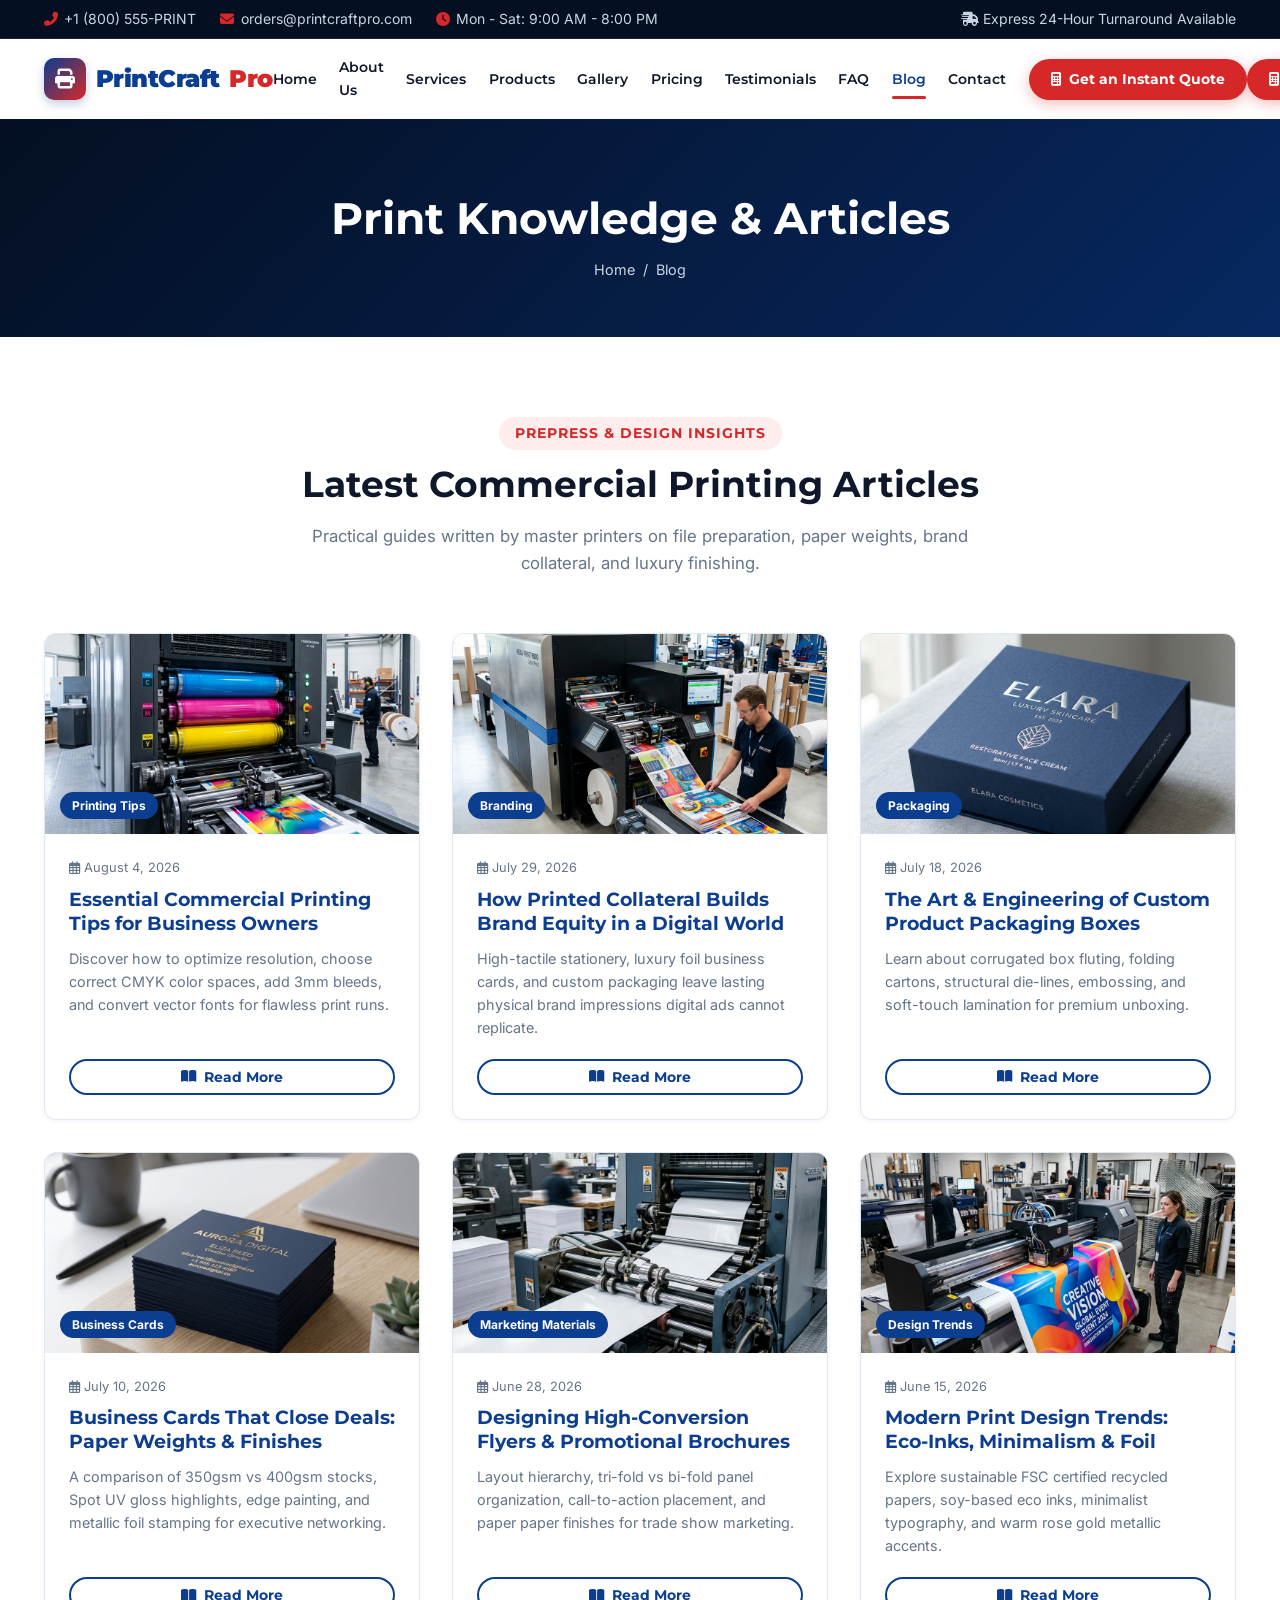
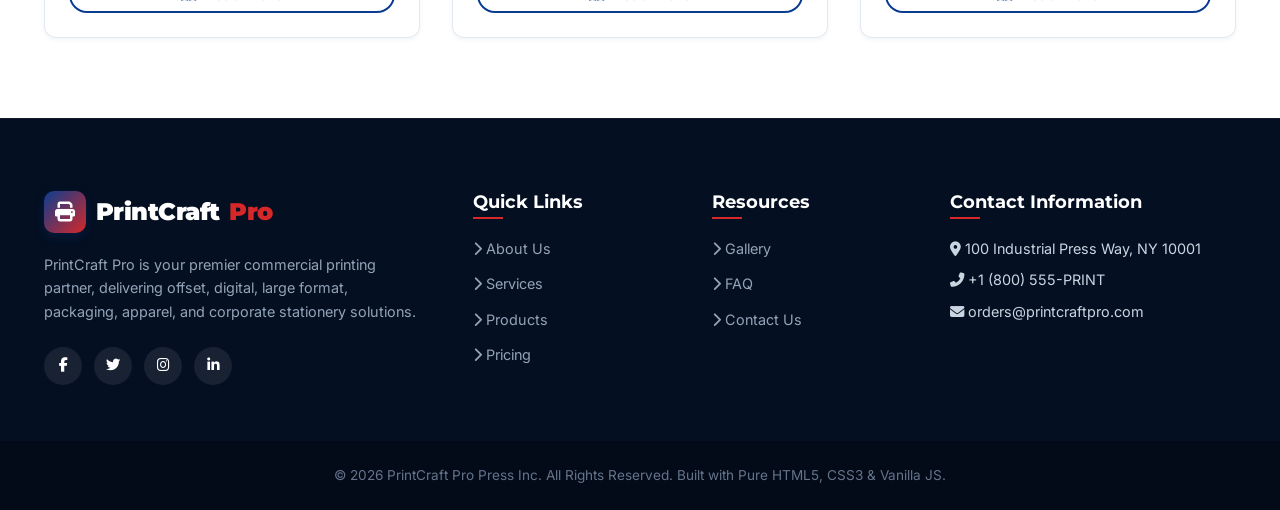
<file: blog.html>
<!DOCTYPE html>
<html lang="en">
<head>
  <meta charset="UTF-8">
  <meta name="viewport" content="width=device-width, initial-scale=1.0">
  <meta name="description" content="Printing Press Blog by PrintCraft Pro: Articles on Printing Tips, Branding, Packaging, Business Cards, Marketing Materials, and Design Trends.">
  <title>Printing Press Blog (6 Articles) | PrintCraft Pro</title>
  <link rel="stylesheet" href="https://cdnjs.cloudflare.com/ajax/libs/font-awesome/6.4.0/css/all.min.css">
  <link rel="stylesheet" href="css/style.css">
</head>
<body>

  <!-- Top Bar -->
  <div class="top-bar">
    <div class="container top-bar-content">
      <div class="top-bar-info">
        <span><i class="fas fa-phone-alt"></i> +1 (800) 555-PRINT</span>
        <span><i class="fas fa-envelope"></i> orders@printcraftpro.com</span>
        <span><i class="fas fa-clock"></i> Mon - Sat: 9:00 AM - 8:00 PM</span>
      </div>
      <div class="top-bar-links">
        <span><i class="fas fa-truck-fast"></i> Express 24-Hour Turnaround Available</span>
      </div>
    </div>
  </div>

  <!-- Header Navbar -->
  <header class="header">
    <div class="container navbar">
      <a href="index.html" class="logo">
        <div class="logo-icon"><i class="fas fa-print"></i></div>
        PrintCraft <span>Pro</span>
      </a>

      <button class="hamburger" aria-label="Toggle menu">
        <i class="fas fa-bars"></i>
      </button>

      <nav class="nav-menu">
        <a href="index.html" class="nav-link">Home</a>
        <a href="about.html" class="nav-link">About Us</a>
        <a href="services.html" class="nav-link">Services</a>
        <a href="products.html" class="nav-link">Products</a>
        <a href="gallery.html" class="nav-link">Gallery</a>
        <a href="pricing.html" class="nav-link">Pricing</a>
        <a href="testimonials.html" class="nav-link">Testimonials</a>
        <a href="faq.html" class="nav-link">FAQ</a>
        <a href="blog.html" class="nav-link active">Blog</a>
        <a href="contact.html" class="nav-link">Contact</a>
      </nav>

      <div class="header-cta">
        <a href="pricing.html" class="btn btn-accent btn-sm"><i class="fas fa-calculator"></i> Get a Quote</a>
      </div>
    </div>
  </header>

  <!-- Page Banner -->
  <section class="page-banner">
    <div class="container">
      <h1>Print Knowledge &amp; Articles</h1>
      <div class="breadcrumbs">
        <a href="index.html">Home</a>
        <span>/</span>
        <span>Blog</span>
      </div>
    </div>
  </section>

  <!-- 6 Static Blog Cards Section -->
  <section class="section-padding">
    <div class="container">
      <div class="section-title-wrap">
        <span class="sub-badge">Prepress &amp; Design Insights</span>
        <h2 class="section-title">Latest Commercial Printing Articles</h2>
        <p class="section-desc">Practical guides written by master printers on file preparation, paper weights, brand collateral, and luxury finishing.</p>
      </div>

      <div class="grid-3">
        <!-- 1. Printing Tips -->
        <article class="blog-card fade-in">
          <div class="blog-img">
            <img src="images/hero-print-press.png" alt="Commercial Printing Tips">
            <span class="blog-category">Printing Tips</span>
          </div>
          <div class="blog-content">
            <div class="blog-date"><i class="far fa-calendar-alt"></i> August 4, 2026</div>
            <h3 class="blog-title">Essential Commercial Printing Tips for Business Owners</h3>
            <p class="blog-excerpt">Discover how to optimize resolution, choose correct CMYK color spaces, add 3mm bleeds, and convert vector fonts for flawless print runs.</p>
            <button class="btn btn-outline btn-sm read-blog-btn" data-article="tips"><i class="fas fa-book-open"></i> Read More</button>
          </div>
        </article>

        <!-- 2. Branding -->
        <article class="blog-card fade-in">
          <div class="blog-img">
            <img src="images/digital-printing.png" alt="Branding & Print Collateral">
            <span class="blog-category">Branding</span>
          </div>
          <div class="blog-content">
            <div class="blog-date"><i class="far fa-calendar-alt"></i> July 29, 2026</div>
            <h3 class="blog-title">How Printed Collateral Builds Brand Equity in a Digital World</h3>
            <p class="blog-excerpt">High-tactile stationery, luxury foil business cards, and custom packaging leave lasting physical brand impressions digital ads cannot replicate.</p>
            <button class="btn btn-outline btn-sm read-blog-btn" data-article="branding"><i class="fas fa-book-open"></i> Read More</button>
          </div>
        </article>

        <!-- 3. Packaging -->
        <article class="blog-card fade-in">
          <div class="blog-img">
            <img src="images/packaging-box.png" alt="Packaging Box Engineering">
            <span class="blog-category">Packaging</span>
          </div>
          <div class="blog-content">
            <div class="blog-date"><i class="far fa-calendar-alt"></i> July 18, 2026</div>
            <h3 class="blog-title">The Art &amp; Engineering of Custom Product Packaging Boxes</h3>
            <p class="blog-excerpt">Learn about corrugated box fluting, folding cartons, structural die-lines, embossing, and soft-touch lamination for premium unboxing.</p>
            <button class="btn btn-outline btn-sm read-blog-btn" data-article="packaging"><i class="fas fa-book-open"></i> Read More</button>
          </div>
        </article>

        <!-- 4. Business Cards -->
        <article class="blog-card fade-in">
          <div class="blog-img">
            <img src="images/business-cards.png" alt="Business Cards Guide">
            <span class="blog-category">Business Cards</span>
          </div>
          <div class="blog-content">
            <div class="blog-date"><i class="far fa-calendar-alt"></i> July 10, 2026</div>
            <h3 class="blog-title">Business Cards That Close Deals: Paper Weights &amp; Finishes</h3>
            <p class="blog-excerpt">A comparison of 350gsm vs 400gsm stocks, Spot UV gloss highlights, edge painting, and metallic foil stamping for executive networking.</p>
            <button class="btn btn-outline btn-sm read-blog-btn" data-article="cards"><i class="fas fa-book-open"></i> Read More</button>
          </div>
        </article>

        <!-- 5. Marketing Materials -->
        <article class="blog-card fade-in">
          <div class="blog-img">
            <img src="images/offset-printing.png" alt="Marketing Materials Design">
            <span class="blog-category">Marketing Materials</span>
          </div>
          <div class="blog-content">
            <div class="blog-date"><i class="far fa-calendar-alt"></i> June 28, 2026</div>
            <h3 class="blog-title">Designing High-Conversion Flyers &amp; Promotional Brochures</h3>
            <p class="blog-excerpt">Layout hierarchy, tri-fold vs bi-fold panel organization, call-to-action placement, and paper paper finishes for trade show marketing.</p>
            <button class="btn btn-outline btn-sm read-blog-btn" data-article="marketing"><i class="fas fa-book-open"></i> Read More</button>
          </div>
        </article>

        <!-- 6. Design Trends -->
        <article class="blog-card fade-in">
          <div class="blog-img">
            <img src="images/large-format.png" alt="Modern Print Design Trends">
            <span class="blog-category">Design Trends</span>
          </div>
          <div class="blog-content">
            <div class="blog-date"><i class="far fa-calendar-alt"></i> June 15, 2026</div>
            <h3 class="blog-title">Modern Print Design Trends: Eco-Inks, Minimalism &amp; Foil</h3>
            <p class="blog-excerpt">Explore sustainable FSC certified recycled papers, soy-based eco inks, minimalist typography, and warm rose gold metallic accents.</p>
            <button class="btn btn-outline btn-sm read-blog-btn" data-article="trends"><i class="fas fa-book-open"></i> Read More</button>
          </div>
        </article>
      </div>
    </div>
  </section>

  <!-- Blog Article Modal -->
  <div class="modal-overlay" id="blog-modal">
    <div class="modal-content" style="max-width: 750px; padding: 2.5rem;">
      <button class="modal-close" id="blog-modal-close" aria-label="Close modal">&times;</button>
      <h2 id="blog-modal-title" style="color: var(--primary); font-size: 1.75rem; margin-bottom: 1.25rem; padding-right: 2rem;">Article Title</h2>
      <div id="blog-modal-body" style="color: var(--text-muted); font-size: 0.95rem; line-height: 1.7;">
        <!-- Dynamic content filled by JS -->
      </div>
    </div>
  </div>

  <!-- Footer -->
  <footer class="footer">
    <div class="container">
      <div class="footer-grid">
        <div class="footer-about">
          <a href="index.html" class="logo" style="color: #FFF;">
            <div class="logo-icon"><i class="fas fa-print"></i></div>
            PrintCraft <span>Pro</span>
          </a>
          <p>PrintCraft Pro is your premier commercial printing partner, delivering offset, digital, large format, packaging, apparel, and corporate stationery solutions.</p>
          <div class="social-links">
            <a href="#" class="social-icon" aria-label="Facebook"><i class="fab fa-facebook-f"></i></a>
            <a href="#" class="social-icon" aria-label="Twitter"><i class="fab fa-twitter"></i></a>
            <a href="#" class="social-icon" aria-label="Instagram"><i class="fab fa-instagram"></i></a>
            <a href="#" class="social-icon" aria-label="LinkedIn"><i class="fab fa-linkedin-in"></i></a>
          </div>
        </div>
        <div class="footer-col">
          <h4>Quick Links</h4>
          <ul class="footer-links">
            <li><a href="about.html"><i class="fas fa-chevron-right"></i> About Us</a></li>
            <li><a href="services.html"><i class="fas fa-chevron-right"></i> Services</a></li>
            <li><a href="products.html"><i class="fas fa-chevron-right"></i> Products</a></li>
            <li><a href="pricing.html"><i class="fas fa-chevron-right"></i> Pricing</a></li>
          </ul>
        </div>
        <div class="footer-col">
          <h4>Resources</h4>
          <ul class="footer-links">
            <li><a href="gallery.html"><i class="fas fa-chevron-right"></i> Gallery</a></li>
            <li><a href="faq.html"><i class="fas fa-chevron-right"></i> FAQ</a></li>
            <li><a href="contact.html"><i class="fas fa-chevron-right"></i> Contact Us</a></li>
          </ul>
        </div>
        <div class="footer-col">
          <h4>Contact Information</h4>
          <p style="color: #CBD5E1;"><i class="fas fa-map-marker-alt"></i> 100 Industrial Press Way, NY 10001</p>
          <p style="color: #CBD5E1; margin-top: 0.5rem;"><i class="fas fa-phone-alt"></i> +1 (800) 555-PRINT</p>
          <p style="color: #CBD5E1; margin-top: 0.5rem;"><i class="fas fa-envelope"></i> orders@printcraftpro.com</p>
        </div>
      </div>
    </div>
    <div class="footer-bottom">
      <div class="container">
        <p>&copy; 2026 PrintCraft Pro Press Inc. All Rights Reserved. Built with Pure HTML5, CSS3 &amp; Vanilla JS.</p>
      </div>
    </div>
  </footer>

  <button class="back-to-top" aria-label="Back to top"><i class="fas fa-arrow-up"></i></button>
  <script src="js/main.js"></script>
</body>
</html>
</file>
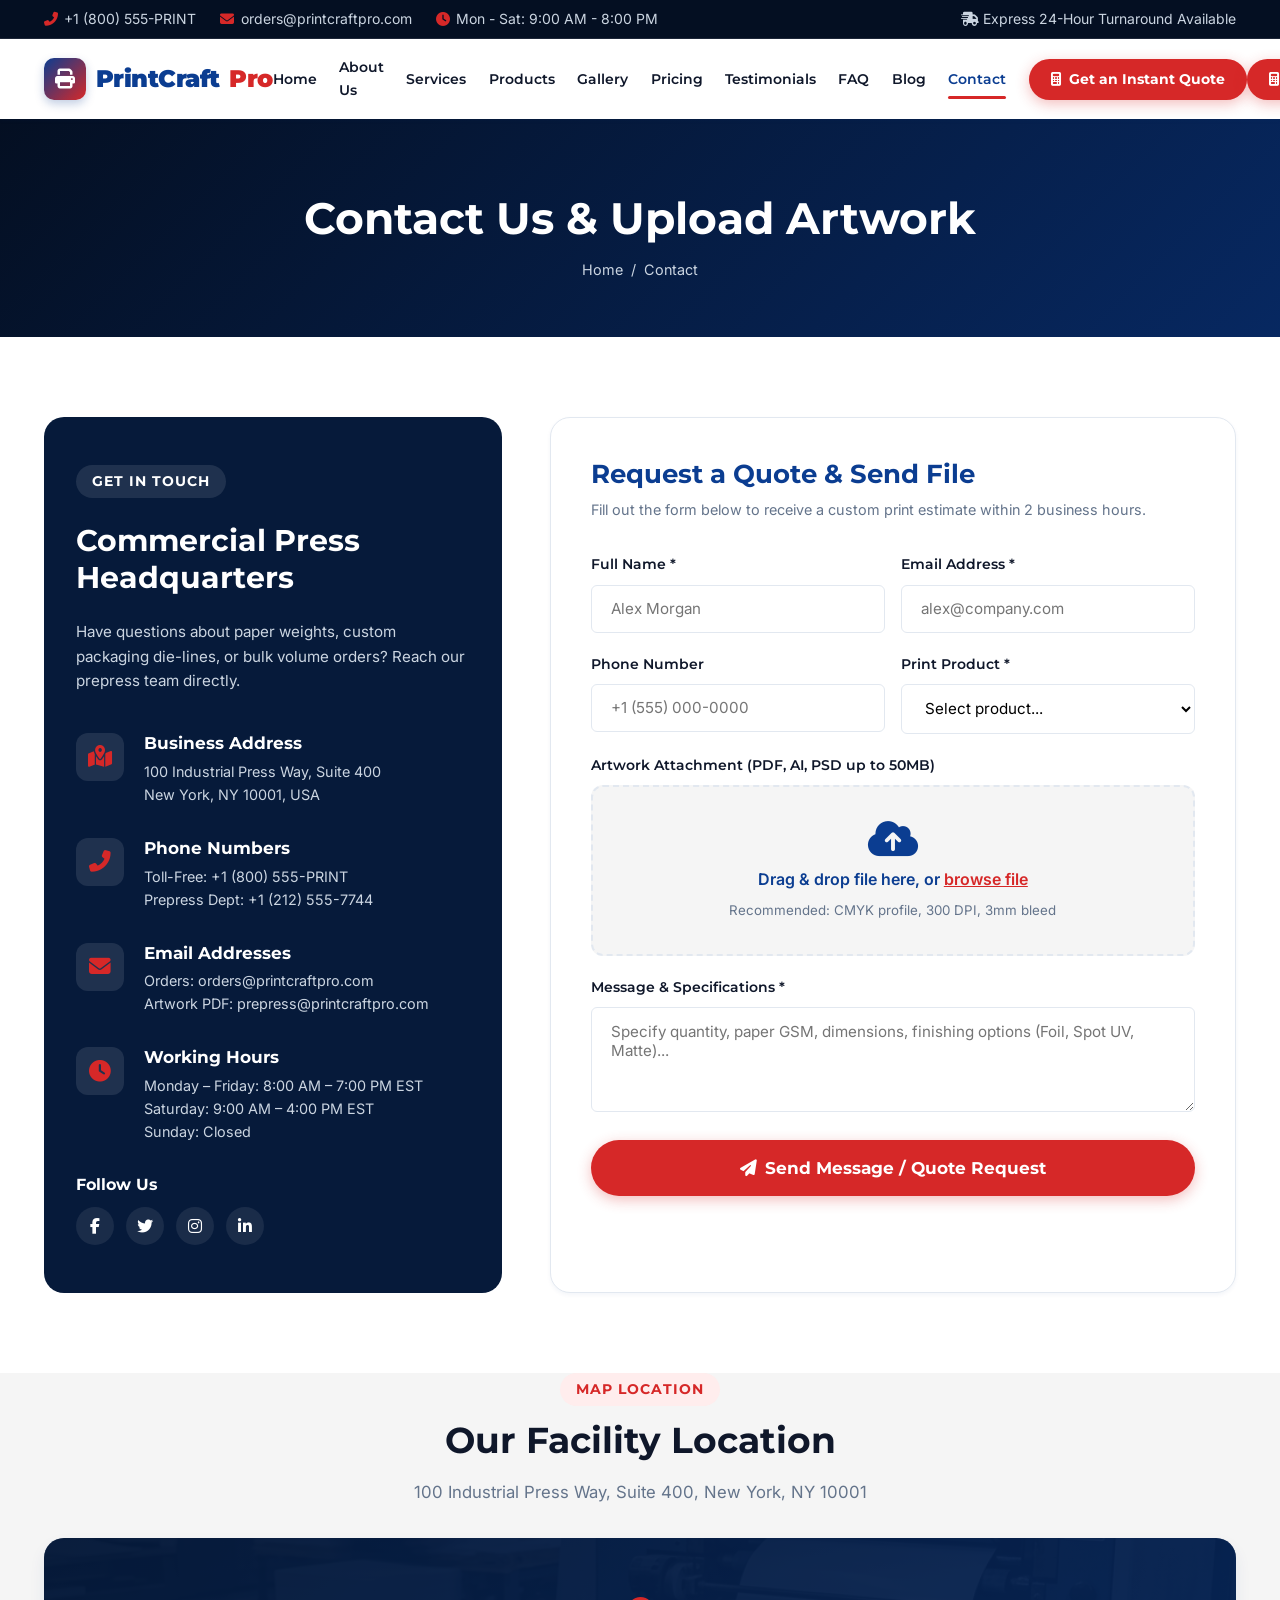
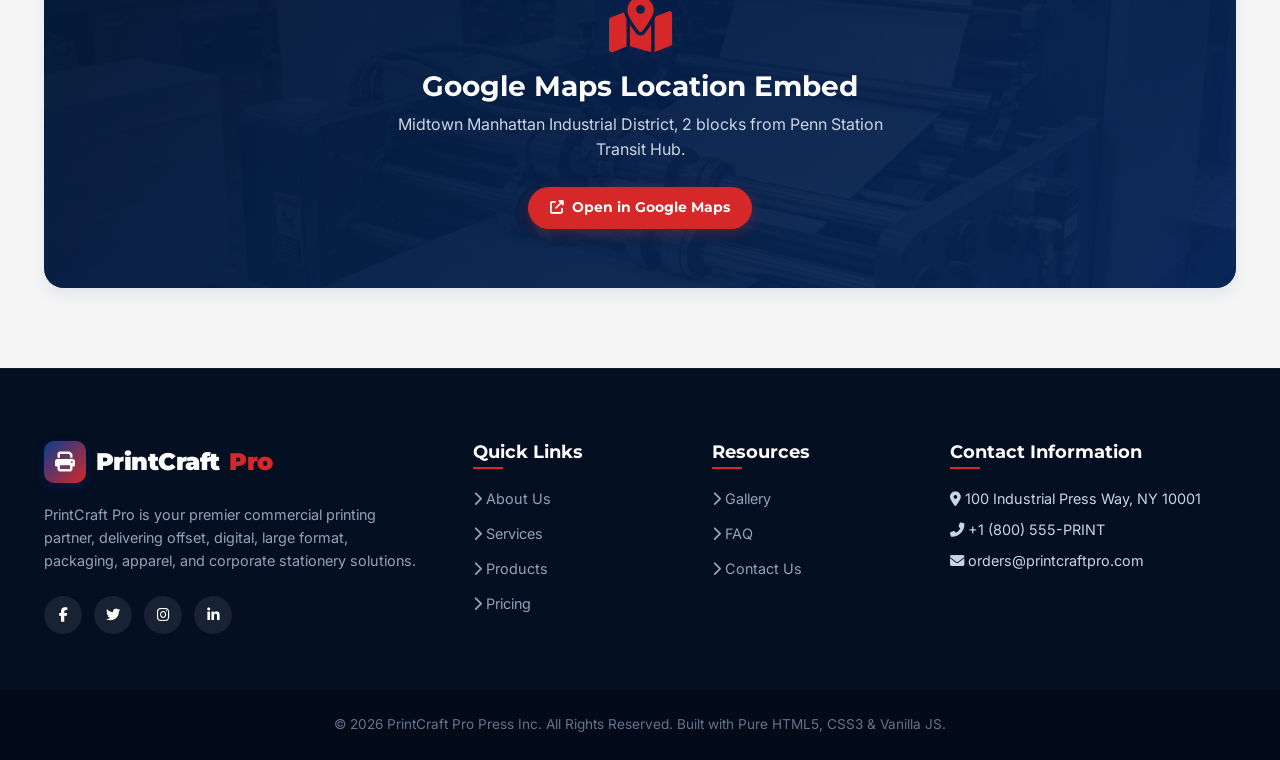
<file: contact.html>
<!DOCTYPE html>
<html lang="en">
<head>
  <meta charset="UTF-8">
  <meta name="viewport" content="width=device-width, initial-scale=1.0">
  <meta name="description" content="Contact PrintCraft Pro: Business Address, Phone, Email, Working Hours, Google Maps Embed Placeholder, and HTML Contact & Artwork Upload Form.">
  <title>Contact Us &amp; Upload Artwork | PrintCraft Pro Commercial Printing</title>
  <link rel="stylesheet" href="https://cdnjs.cloudflare.com/ajax/libs/font-awesome/6.4.0/css/all.min.css">
  <link rel="stylesheet" href="css/style.css">
</head>
<body>

  <!-- Top Bar -->
  <div class="top-bar">
    <div class="container top-bar-content">
      <div class="top-bar-info">
        <span><i class="fas fa-phone-alt"></i> +1 (800) 555-PRINT</span>
        <span><i class="fas fa-envelope"></i> orders@printcraftpro.com</span>
        <span><i class="fas fa-clock"></i> Mon - Sat: 9:00 AM - 8:00 PM</span>
      </div>
      <div class="top-bar-links">
        <span><i class="fas fa-truck-fast"></i> Express 24-Hour Turnaround Available</span>
      </div>
    </div>
  </div>

  <!-- Header Navbar -->
  <header class="header">
    <div class="container navbar">
      <a href="index.html" class="logo">
        <div class="logo-icon"><i class="fas fa-print"></i></div>
        PrintCraft <span>Pro</span>
      </a>

      <button class="hamburger" aria-label="Toggle menu">
        <i class="fas fa-bars"></i>
      </button>

      <nav class="nav-menu">
        <a href="index.html" class="nav-link">Home</a>
        <a href="about.html" class="nav-link">About Us</a>
        <a href="services.html" class="nav-link">Services</a>
        <a href="products.html" class="nav-link">Products</a>
        <a href="gallery.html" class="nav-link">Gallery</a>
        <a href="pricing.html" class="nav-link">Pricing</a>
        <a href="testimonials.html" class="nav-link">Testimonials</a>
        <a href="faq.html" class="nav-link">FAQ</a>
        <a href="blog.html" class="nav-link">Blog</a>
        <a href="contact.html" class="nav-link active">Contact</a>
      </nav>

      <div class="header-cta">
        <a href="pricing.html" class="btn btn-accent btn-sm"><i class="fas fa-calculator"></i> Get a Quote</a>
      </div>
    </div>
  </header>

  <!-- Page Banner -->
  <section class="page-banner">
    <div class="container">
      <h1>Contact Us &amp; Upload Artwork</h1>
      <div class="breadcrumbs">
        <a href="index.html">Home</a>
        <span>/</span>
        <span>Contact</span>
      </div>
    </div>
  </section>

  <!-- Contact & Form Section -->
  <section class="section-padding">
    <div class="container">
      <div class="contact-grid">
        <!-- Contact Information Column -->
        <div class="contact-info-box fade-in">
          <div>
            <span class="sub-badge" style="background: rgba(255,255,255,0.1); color: #FFF;">Get In Touch</span>
            <h3 style="font-size: 1.85rem; color: #FFF; margin: 0.75rem 0 1.5rem 0;">Commercial Press Headquarters</h3>
            <p style="color: #CBD5E1; font-size: 0.95rem; margin-bottom: 2.5rem;">Have questions about paper weights, custom packaging die-lines, or bulk volume orders? Reach our prepress team directly.</p>

            <div class="info-item">
              <div class="info-icon"><i class="fas fa-map-marked-alt"></i></div>
              <div class="info-text">
                <h4>Business Address</h4>
                <p>100 Industrial Press Way, Suite 400<br>New York, NY 10001, USA</p>
              </div>
            </div>

            <div class="info-item">
              <div class="info-icon"><i class="fas fa-phone-alt"></i></div>
              <div class="info-text">
                <h4>Phone Numbers</h4>
                <p>Toll-Free: +1 (800) 555-PRINT<br>Prepress Dept: +1 (212) 555-7744</p>
              </div>
            </div>

            <div class="info-item">
              <div class="info-icon"><i class="fas fa-envelope"></i></div>
              <div class="info-text">
                <h4>Email Addresses</h4>
                <p>Orders: orders@printcraftpro.com<br>Artwork PDF: prepress@printcraftpro.com</p>
              </div>
            </div>

            <div class="info-item">
              <div class="info-icon"><i class="fas fa-clock"></i></div>
              <div class="info-text">
                <h4>Working Hours</h4>
                <p>Monday – Friday: 8:00 AM – 7:00 PM EST<br>Saturday: 9:00 AM – 4:00 PM EST<br>Sunday: Closed</p>
              </div>
            </div>

            <div style="margin-top: 2rem;">
              <h4 style="color: #FFF; font-size: 1rem; margin-bottom: 0.75rem;">Follow Us</h4>
              <div class="social-links">
                <a href="#" class="social-icon" aria-label="Facebook"><i class="fab fa-facebook-f"></i></a>
                <a href="#" class="social-icon" aria-label="Twitter"><i class="fab fa-twitter"></i></a>
                <a href="#" class="social-icon" aria-label="Instagram"><i class="fab fa-instagram"></i></a>
                <a href="#" class="social-icon" aria-label="LinkedIn"><i class="fab fa-linkedin-in"></i></a>
              </div>
            </div>
          </div>
        </div>

        <!-- Contact Form Column (HTML Only, No Backend) -->
        <div style="background: var(--bg-card); border-radius: var(--radius-lg); padding: 2.5rem; border: 1px solid var(--border-color); box-shadow: var(--shadow-sm);" class="fade-in">
          <h3 style="font-size: 1.6rem; color: var(--primary); margin-bottom: 0.5rem;">Request a Quote &amp; Send File</h3>
          <p style="color: var(--text-muted); font-size: 0.9rem; margin-bottom: 2rem;">Fill out the form below to receive a custom print estimate within 2 business hours.</p>

          <div id="form-alert" style="display: none; padding: 1rem 1.25rem; border-radius: var(--radius-sm); margin-bottom: 1.5rem; background: #D1FAE5; color: #065F46; border: 1px solid #A7F3D0; font-size: 0.9rem;"></div>

          <form id="contact-form">
            <div class="form-row">
              <div class="form-group">
                <label for="contact-name">Full Name *</label>
                <input type="text" id="contact-name" class="form-control" placeholder="Alex Morgan" required>
              </div>
              <div class="form-group">
                <label for="contact-email">Email Address *</label>
                <input type="email" id="contact-email" class="form-control" placeholder="alex@company.com" required>
              </div>
            </div>

            <div class="form-row">
              <div class="form-group">
                <label for="contact-phone">Phone Number</label>
                <input type="tel" id="contact-phone" class="form-control" placeholder="+1 (555) 000-0000">
              </div>
              <div class="form-group">
                <label for="contact-product">Print Product *</label>
                <select id="contact-product" class="form-control" required>
                  <option value="" disabled selected>Select product...</option>
                  <option value="visiting-cards">Visiting / Business Cards</option>
                  <option value="flyers">Flyers &amp; Brochures</option>
                  <option value="banners">Banners &amp; Standees</option>
                  <option value="packaging">Packaging Boxes</option>
                  <option value="stickers">Stickers &amp; Labels</option>
                  <option value="custom">Other Custom Job</option>
                </select>
              </div>
            </div>

            <div class="form-group">
              <label>Artwork Attachment (PDF, AI, PSD up to 50MB)</label>
              <div class="dropzone" id="dropzone">
                <i class="fas fa-cloud-upload-alt"></i>
                <p style="font-weight: 600; color: var(--primary); margin-bottom: 0.25rem;">Drag &amp; drop file here, or <span style="text-decoration: underline; color: var(--accent);">browse file</span></p>
                <small style="color: var(--text-muted);">Recommended: CMYK profile, 300 DPI, 3mm bleed</small>
                <input type="file" id="file-upload" style="display: none;" accept=".pdf,.ai,.psd,.eps,.zip,.png,.jpg">
              </div>
              <div id="file-info" style="display: none; margin-top: 0.75rem; font-size: 0.85rem; padding: 0.5rem 1rem; background: var(--bg-light); border-radius: var(--radius-sm);"></div>
            </div>

            <div class="form-group">
              <label for="contact-msg">Message &amp; Specifications *</label>
              <textarea id="contact-msg" class="form-control" rows="4" placeholder="Specify quantity, paper GSM, dimensions, finishing options (Foil, Spot UV, Matte)..." required></textarea>
            </div>

            <button type="submit" class="btn btn-accent btn-lg" style="width: 100%;"><i class="fas fa-paper-plane"></i> Send Message / Quote Request</button>
          </form>
        </div>
      </div>
    </div>
  </section>

  <!-- Google Maps Embed Placeholder -->
  <section class="section-padding bg-light" style="padding-top: 0;">
    <div class="container">
      <div class="section-title-wrap" style="margin-bottom: 2rem;">
        <span class="sub-badge">Map Location</span>
        <h2 class="section-title">Our Facility Location</h2>
        <p class="section-desc">100 Industrial Press Way, Suite 400, New York, NY 10001</p>
      </div>

      <div class="map-placeholder">
        <div style="position: absolute; inset: 0; background: linear-gradient(135deg, rgba(6,26,58,0.95), rgba(11,61,145,0.85)), url('images/offset-printing.png'); background-size: cover; background-position: center; opacity: 0.4;"></div>
        <div style="position: relative; z-index: 2; padding: 1rem;">
          <i class="fas fa-map-marked-alt" style="font-size: 3.5rem; color: var(--accent); margin-bottom: 1rem;"></i>
          <h3 style="color: #FFF; font-size: 1.75rem; margin-bottom: 0.5rem;">Google Maps Location Embed</h3>
          <p style="color: #CBD5E1; max-width: 500px; margin: 0 auto 1.5rem auto;">Midtown Manhattan Industrial District, 2 blocks from Penn Station Transit Hub.</p>
          <a href="https://maps.google.com" target="_blank" rel="noopener" class="btn btn-accent btn-sm"><i class="fas fa-external-link-alt"></i> Open in Google Maps</a>
        </div>
      </div>
    </div>
  </section>

  <!-- Footer -->
  <footer class="footer">
    <div class="container">
      <div class="footer-grid">
        <div class="footer-about">
          <a href="index.html" class="logo" style="color: #FFF;">
            <div class="logo-icon"><i class="fas fa-print"></i></div>
            PrintCraft <span>Pro</span>
          </a>
          <p>PrintCraft Pro is your premier commercial printing partner, delivering offset, digital, large format, packaging, apparel, and corporate stationery solutions.</p>
          <div class="social-links">
            <a href="#" class="social-icon" aria-label="Facebook"><i class="fab fa-facebook-f"></i></a>
            <a href="#" class="social-icon" aria-label="Twitter"><i class="fab fa-twitter"></i></a>
            <a href="#" class="social-icon" aria-label="Instagram"><i class="fab fa-instagram"></i></a>
            <a href="#" class="social-icon" aria-label="LinkedIn"><i class="fab fa-linkedin-in"></i></a>
          </div>
        </div>

        <div class="footer-col">
          <h4>Quick Links</h4>
          <ul class="footer-links">
            <li><a href="about.html"><i class="fas fa-chevron-right"></i> About Us</a></li>
            <li><a href="services.html"><i class="fas fa-chevron-right"></i> Services</a></li>
            <li><a href="products.html"><i class="fas fa-chevron-right"></i> Products</a></li>
            <li><a href="pricing.html"><i class="fas fa-chevron-right"></i> Pricing</a></li>
          </ul>
        </div>

        <div class="footer-col">
          <h4>Resources</h4>
          <ul class="footer-links">
            <li><a href="gallery.html"><i class="fas fa-chevron-right"></i> Gallery</a></li>
            <li><a href="faq.html"><i class="fas fa-chevron-right"></i> FAQ</a></li>
            <li><a href="contact.html"><i class="fas fa-chevron-right"></i> Contact Us</a></li>
          </ul>
        </div>

        <div class="footer-col">
          <h4>Contact Information</h4>
          <p style="color: #CBD5E1;"><i class="fas fa-map-marker-alt"></i> 100 Industrial Press Way, NY 10001</p>
          <p style="color: #CBD5E1; margin-top: 0.5rem;"><i class="fas fa-phone-alt"></i> +1 (800) 555-PRINT</p>
          <p style="color: #CBD5E1; margin-top: 0.5rem;"><i class="fas fa-envelope"></i> orders@printcraftpro.com</p>
        </div>
      </div>
    </div>

    <div class="footer-bottom">
      <div class="container">
        <p>&copy; 2026 PrintCraft Pro Press Inc. All Rights Reserved. Built with Pure HTML5, CSS3 &amp; Vanilla JS.</p>
      </div>
    </div>
  </footer>

  <button class="back-to-top" aria-label="Back to top"><i class="fas fa-arrow-up"></i></button>
  <script src="js/main.js"></script>
</body>
</html>
</file>
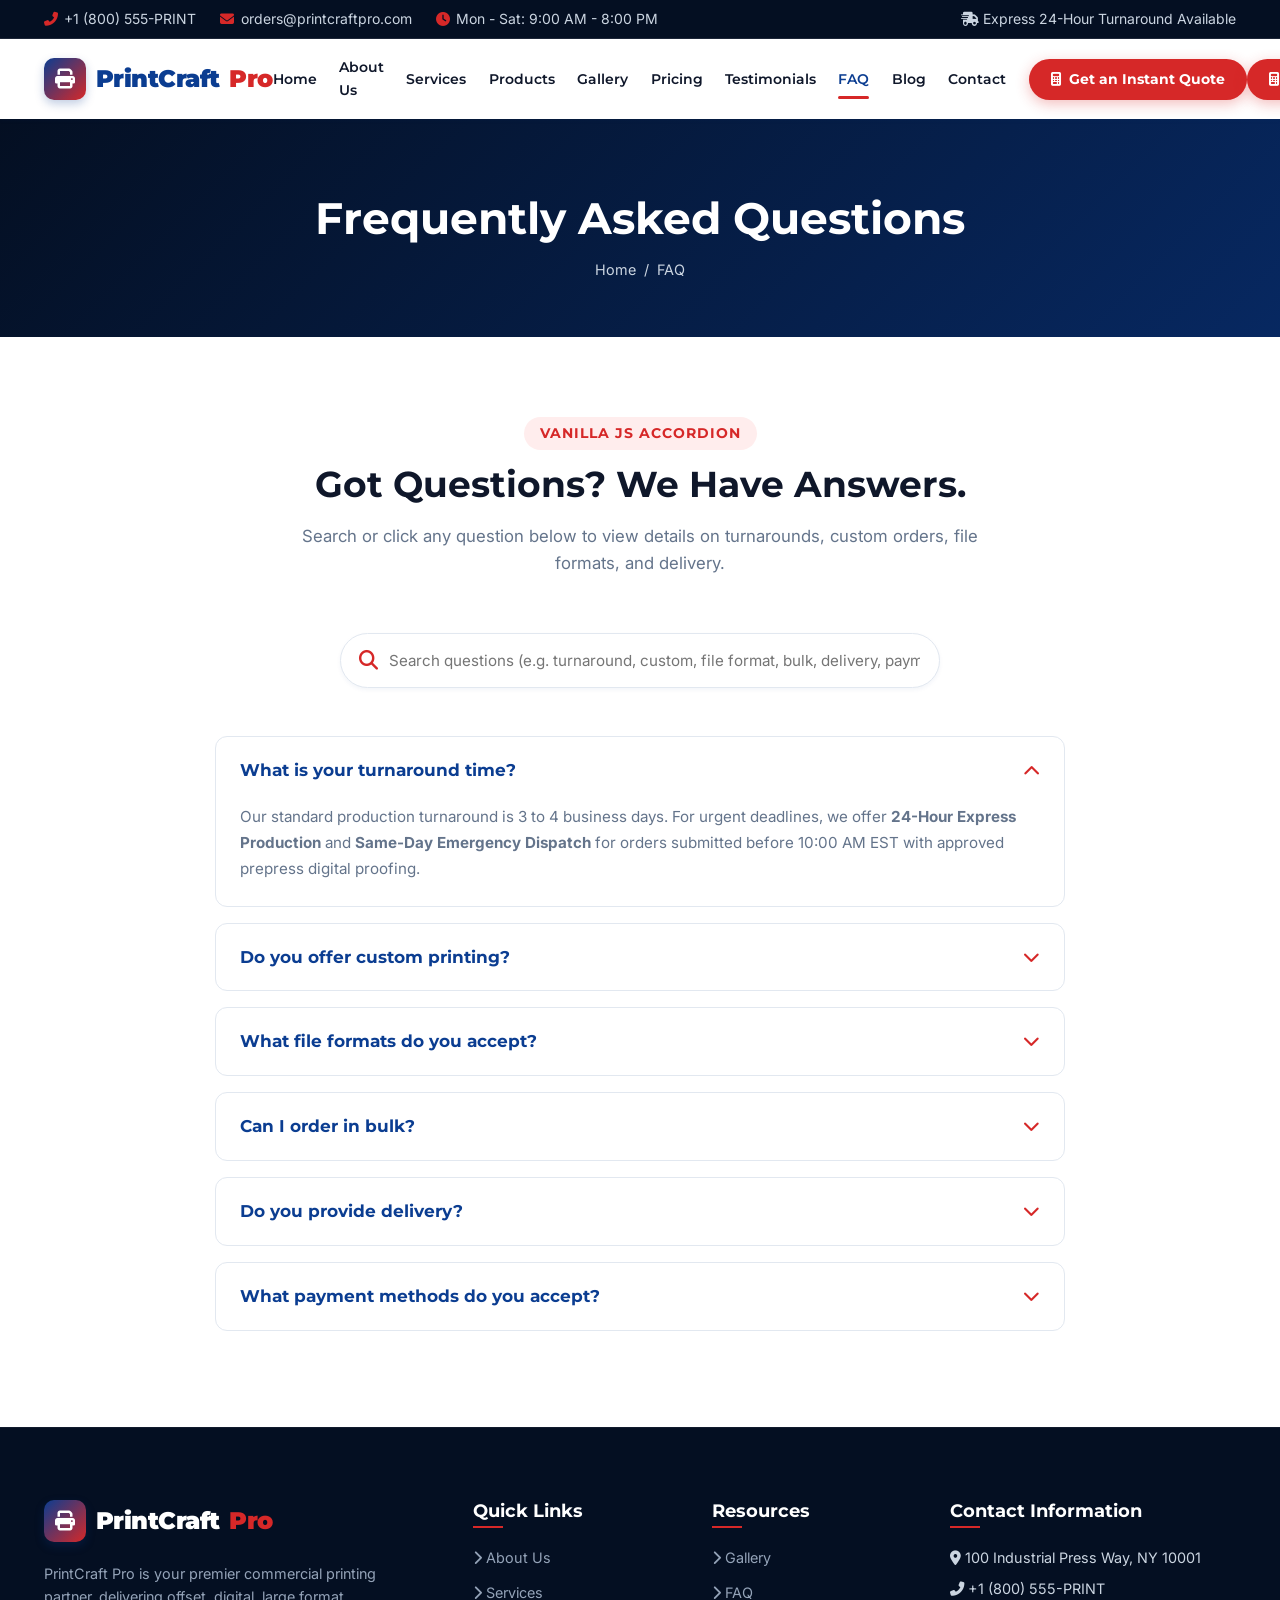
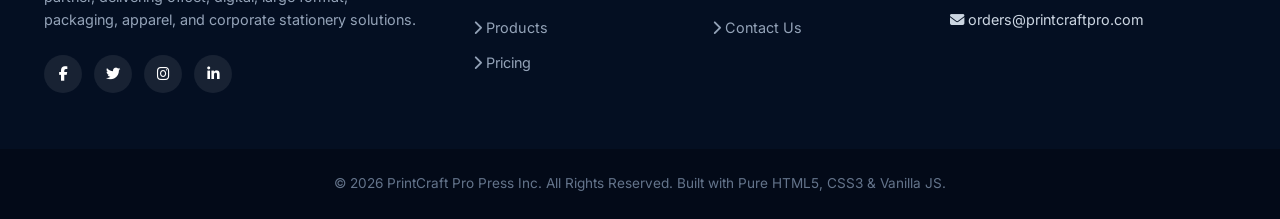
<file: faq.html>
<!DOCTYPE html>
<html lang="en">
<head>
  <meta charset="UTF-8">
  <meta name="viewport" content="width=device-width, initial-scale=1.0">
  <meta name="description" content="Frequently Asked Questions about print turnaround time, custom printing, accepted file formats, bulk ordering, delivery options, and payment methods.">
  <title>FAQ &amp; Prepress Help | PrintCraft Pro Commercial Printing</title>
  <link rel="stylesheet" href="https://cdnjs.cloudflare.com/ajax/libs/font-awesome/6.4.0/css/all.min.css">
  <link rel="stylesheet" href="css/style.css">
</head>
<body>

  <!-- Top Bar -->
  <div class="top-bar">
    <div class="container top-bar-content">
      <div class="top-bar-info">
        <span><i class="fas fa-phone-alt"></i> +1 (800) 555-PRINT</span>
        <span><i class="fas fa-envelope"></i> orders@printcraftpro.com</span>
        <span><i class="fas fa-clock"></i> Mon - Sat: 9:00 AM - 8:00 PM</span>
      </div>
      <div class="top-bar-links">
        <span><i class="fas fa-truck-fast"></i> Express 24-Hour Turnaround Available</span>
      </div>
    </div>
  </div>

  <!-- Header Navbar -->
  <header class="header">
    <div class="container navbar">
      <a href="index.html" class="logo">
        <div class="logo-icon"><i class="fas fa-print"></i></div>
        PrintCraft <span>Pro</span>
      </a>

      <button class="hamburger" aria-label="Toggle menu">
        <i class="fas fa-bars"></i>
      </button>

      <nav class="nav-menu">
        <a href="index.html" class="nav-link">Home</a>
        <a href="about.html" class="nav-link">About Us</a>
        <a href="services.html" class="nav-link">Services</a>
        <a href="products.html" class="nav-link">Products</a>
        <a href="gallery.html" class="nav-link">Gallery</a>
        <a href="pricing.html" class="nav-link">Pricing</a>
        <a href="testimonials.html" class="nav-link">Testimonials</a>
        <a href="faq.html" class="nav-link active">FAQ</a>
        <a href="blog.html" class="nav-link">Blog</a>
        <a href="contact.html" class="nav-link">Contact</a>
      </nav>

      <div class="header-cta">
        <a href="pricing.html" class="btn btn-accent btn-sm"><i class="fas fa-calculator"></i> Get a Quote</a>
      </div>
    </div>
  </header>

  <!-- Page Banner -->
  <section class="page-banner">
    <div class="container">
      <h1>Frequently Asked Questions</h1>
      <div class="breadcrumbs">
        <a href="index.html">Home</a>
        <span>/</span>
        <span>FAQ</span>
      </div>
    </div>
  </section>

  <!-- FAQ Accordion Section -->
  <section class="section-padding">
    <div class="container">
      <div class="section-title-wrap">
        <span class="sub-badge">Vanilla JS Accordion</span>
        <h2 class="section-title">Got Questions? We Have Answers.</h2>
        <p class="section-desc">Search or click any question below to view details on turnarounds, custom orders, file formats, and delivery.</p>
      </div>

      <!-- Instant Live Search Bar -->
      <div class="faq-search-wrap fade-in">
        <div style="position: relative;">
          <input type="text" id="faq-search" class="form-control" placeholder="Search questions (e.g. turnaround, custom, file format, bulk, delivery, payment)..." style="padding-left: 3rem; height: 55px; border-radius: var(--radius-pill); box-shadow: var(--shadow-sm);">
          <i class="fas fa-search" style="position: absolute; left: 1.2rem; top: 50%; transform: translateY(-50%); color: var(--accent); font-size: 1.2rem;"></i>
        </div>
      </div>

      <!-- Accordion Container -->
      <div class="faq-container fade-in">
        <!-- Q1 -->
        <div class="faq-item active">
          <div class="faq-header">
            <span>What is your turnaround time?</span>
            <i class="fas fa-chevron-down"></i>
          </div>
          <div class="faq-body">
            <p>Our standard production turnaround is 3 to 4 business days. For urgent deadlines, we offer <strong>24-Hour Express Production</strong> and <strong>Same-Day Emergency Dispatch</strong> for orders submitted before 10:00 AM EST with approved prepress digital proofing.</p>
          </div>
        </div>

        <!-- Q2 -->
        <div class="faq-item">
          <div class="faq-header">
            <span>Do you offer custom printing?</span>
            <i class="fas fa-chevron-down"></i>
          </div>
          <div class="faq-body">
            <p>Yes! We specialize in custom commercial printing tailored to your exact specifications. This includes custom paper stock GSMs, custom die-cut structural packaging boxes, metallic gold/silver foil stamping, raised spot UV gloss, embossing, and non-standard print dimensions.</p>
          </div>
        </div>

        <!-- Q3 -->
        <div class="faq-item">
          <div class="faq-header">
            <span>What file formats do you accept?</span>
            <i class="fas fa-chevron-down"></i>
          </div>
          <div class="faq-body">
            <p>We recommend print-ready <strong>PDF files</strong> (PDF/X-1a or PDF/X-4 preset). We also accept Adobe Illustrator (.AI), Photoshop (.PSD), InDesign (.INDD), EPS, TIFF, and high-res PNG/JPG files. All raster images should be 300 DPI with CMYK color profiles and 3mm (0.125") bleeds included.</p>
          </div>
        </div>

        <!-- Q4 -->
        <div class="faq-item">
          <div class="faq-header">
            <span>Can I order in bulk?</span>
            <i class="fas fa-chevron-down"></i>
          </div>
          <div class="faq-body">
            <p>Absolutely. We operate high-speed Heidelberg 6-color offset presses designed specifically for large volume production runs. Bulk volume discounts are automatically applied for orders of 500, 1,000, 5,000, and 50,000+ units.</p>
          </div>
        </div>

        <!-- Q5 -->
        <div class="faq-item">
          <div class="faq-header">
            <span>Do you provide delivery?</span>
            <i class="fas fa-chevron-down"></i>
          </div>
          <div class="faq-body">
            <p>Yes, we provide nationwide ground and expedited courier delivery. Standard ground shipping is free on qualifying orders over $150. Same-day local messenger delivery is also available across the New York metro area.</p>
          </div>
        </div>

        <!-- Q6 -->
        <div class="faq-item">
          <div class="faq-header">
            <span>What payment methods do you accept?</span>
            <i class="fas fa-chevron-down"></i>
          </div>
          <div class="faq-body">
            <p>We accept all major credit/debit cards (Visa, MasterCard, American Express, Discover), PayPal, Apple Pay, Wire Transfer / ACH payments, and corporate purchase orders (P.O.) for approved commercial accounts.</p>
          </div>
        </div>
      </div>
    </div>
  </section>

  <!-- Footer -->
  <footer class="footer">
    <div class="container">
      <div class="footer-grid">
        <div class="footer-about">
          <a href="index.html" class="logo" style="color: #FFF;">
            <div class="logo-icon"><i class="fas fa-print"></i></div>
            PrintCraft <span>Pro</span>
          </a>
          <p>PrintCraft Pro is your premier commercial printing partner, delivering offset, digital, large format, packaging, apparel, and corporate stationery solutions.</p>
          <div class="social-links">
            <a href="#" class="social-icon" aria-label="Facebook"><i class="fab fa-facebook-f"></i></a>
            <a href="#" class="social-icon" aria-label="Twitter"><i class="fab fa-twitter"></i></a>
            <a href="#" class="social-icon" aria-label="Instagram"><i class="fab fa-instagram"></i></a>
            <a href="#" class="social-icon" aria-label="LinkedIn"><i class="fab fa-linkedin-in"></i></a>
          </div>
        </div>
        <div class="footer-col">
          <h4>Quick Links</h4>
          <ul class="footer-links">
            <li><a href="about.html"><i class="fas fa-chevron-right"></i> About Us</a></li>
            <li><a href="services.html"><i class="fas fa-chevron-right"></i> Services</a></li>
            <li><a href="products.html"><i class="fas fa-chevron-right"></i> Products</a></li>
            <li><a href="pricing.html"><i class="fas fa-chevron-right"></i> Pricing</a></li>
          </ul>
        </div>
        <div class="footer-col">
          <h4>Resources</h4>
          <ul class="footer-links">
            <li><a href="gallery.html"><i class="fas fa-chevron-right"></i> Gallery</a></li>
            <li><a href="faq.html"><i class="fas fa-chevron-right"></i> FAQ</a></li>
            <li><a href="contact.html"><i class="fas fa-chevron-right"></i> Contact Us</a></li>
          </ul>
        </div>
        <div class="footer-col">
          <h4>Contact Information</h4>
          <p style="color: #CBD5E1;"><i class="fas fa-map-marker-alt"></i> 100 Industrial Press Way, NY 10001</p>
          <p style="color: #CBD5E1; margin-top: 0.5rem;"><i class="fas fa-phone-alt"></i> +1 (800) 555-PRINT</p>
          <p style="color: #CBD5E1; margin-top: 0.5rem;"><i class="fas fa-envelope"></i> orders@printcraftpro.com</p>
        </div>
      </div>
    </div>
    <div class="footer-bottom">
      <div class="container">
        <p>&copy; 2026 PrintCraft Pro Press Inc. All Rights Reserved. Built with Pure HTML5, CSS3 &amp; Vanilla JS.</p>
      </div>
    </div>
  </footer>

  <button class="back-to-top" aria-label="Back to top"><i class="fas fa-arrow-up"></i></button>
  <script src="js/main.js"></script>
</body>
</html>
</file>
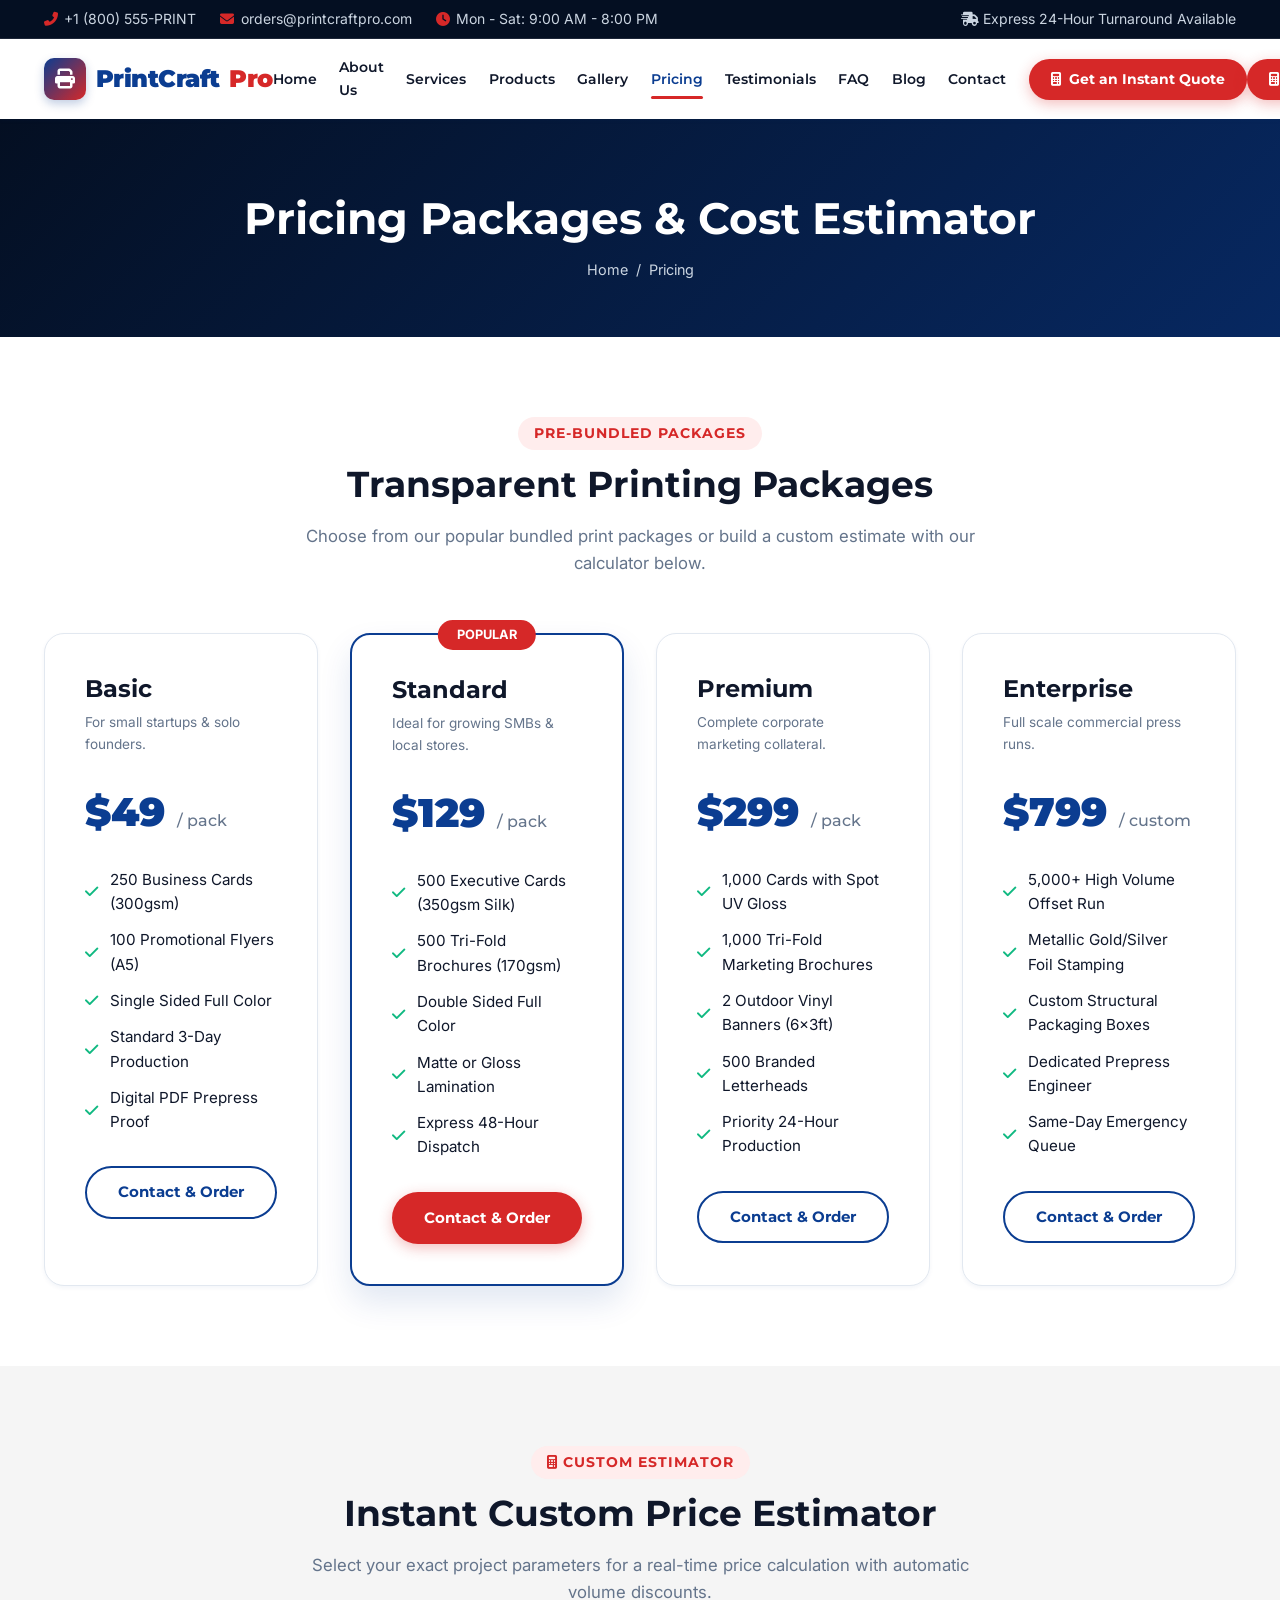
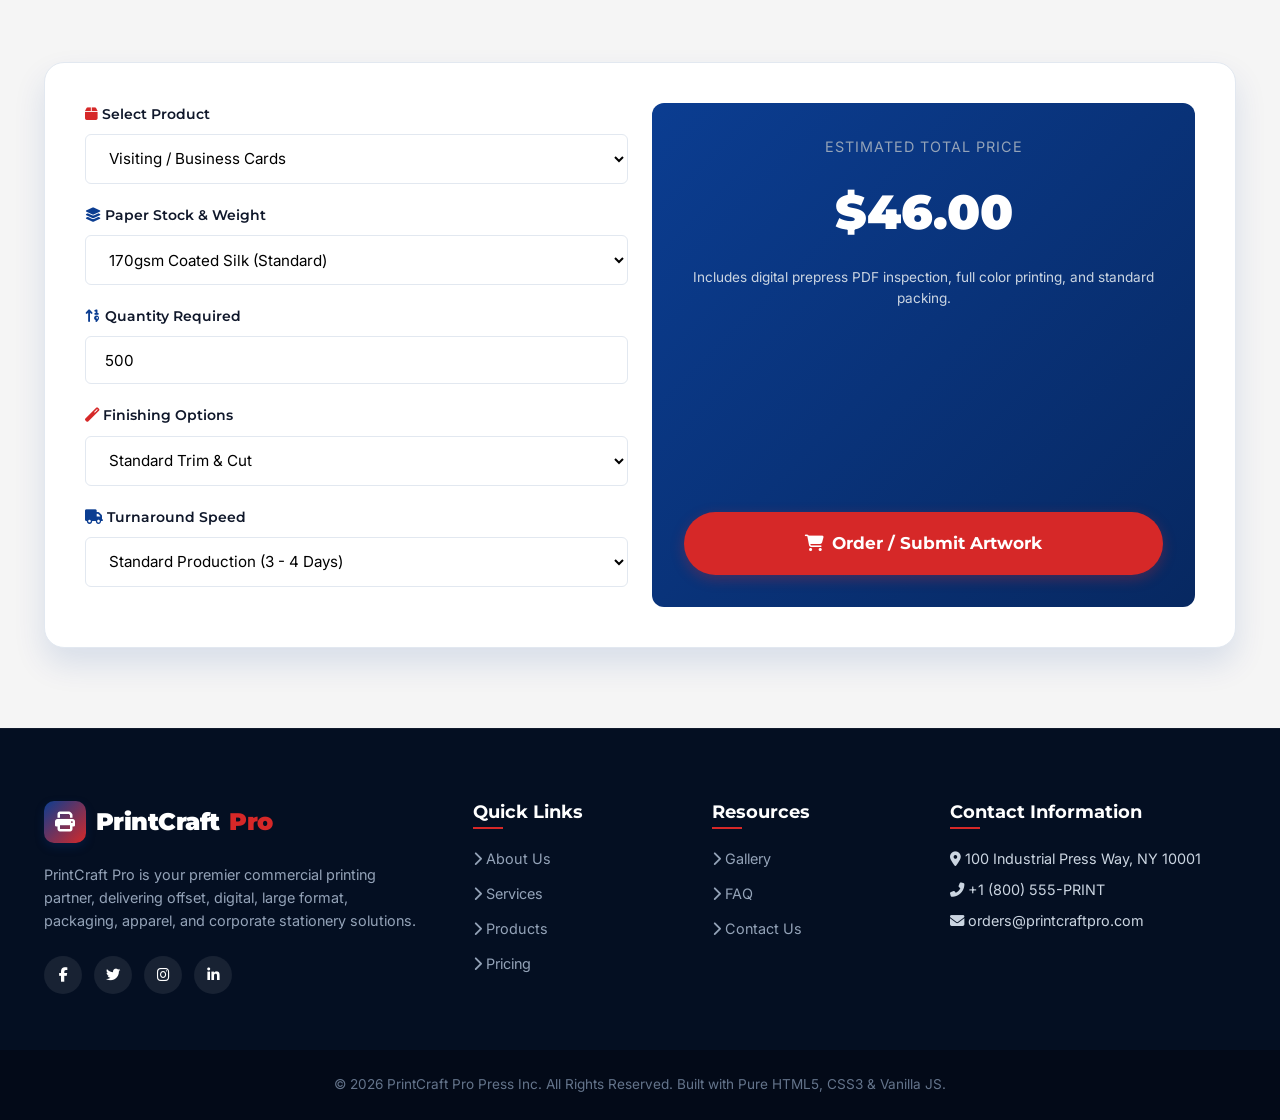
<file: pricing.html>
<!DOCTYPE html>
<html lang="en">
<head>
  <meta charset="UTF-8">
  <meta name="viewport" content="width=device-width, initial-scale=1.0">
  <meta name="description" content="Commercial printing pricing packages: Basic, Standard, Premium, and Enterprise plans with interactive Instant Cost Estimator tool.">
  <title>Pricing &amp; Sample Packages | PrintCraft Pro Commercial Printing</title>
  <link rel="stylesheet" href="https://cdnjs.cloudflare.com/ajax/libs/font-awesome/6.4.0/css/all.min.css">
  <link rel="stylesheet" href="css/style.css">
</head>
<body>

  <!-- Top Bar -->
  <div class="top-bar">
    <div class="container top-bar-content">
      <div class="top-bar-info">
        <span><i class="fas fa-phone-alt"></i> +1 (800) 555-PRINT</span>
        <span><i class="fas fa-envelope"></i> orders@printcraftpro.com</span>
        <span><i class="fas fa-clock"></i> Mon - Sat: 9:00 AM - 8:00 PM</span>
      </div>
      <div class="top-bar-links">
        <span><i class="fas fa-truck-fast"></i> Express 24-Hour Turnaround Available</span>
      </div>
    </div>
  </div>

  <!-- Header Navbar -->
  <header class="header">
    <div class="container navbar">
      <a href="index.html" class="logo">
        <div class="logo-icon"><i class="fas fa-print"></i></div>
        PrintCraft <span>Pro</span>
      </a>

      <button class="hamburger" aria-label="Toggle menu">
        <i class="fas fa-bars"></i>
      </button>

      <nav class="nav-menu">
        <a href="index.html" class="nav-link">Home</a>
        <a href="about.html" class="nav-link">About Us</a>
        <a href="services.html" class="nav-link">Services</a>
        <a href="products.html" class="nav-link">Products</a>
        <a href="gallery.html" class="nav-link">Gallery</a>
        <a href="pricing.html" class="nav-link active">Pricing</a>
        <a href="testimonials.html" class="nav-link">Testimonials</a>
        <a href="faq.html" class="nav-link">FAQ</a>
        <a href="blog.html" class="nav-link">Blog</a>
        <a href="contact.html" class="nav-link">Contact</a>
      </nav>

      <div class="header-cta">
        <a href="pricing.html" class="btn btn-accent btn-sm"><i class="fas fa-calculator"></i> Get a Quote</a>
      </div>
    </div>
  </header>

  <!-- Page Banner -->
  <section class="page-banner">
    <div class="container">
      <h1>Pricing Packages &amp; Cost Estimator</h1>
      <div class="breadcrumbs">
        <a href="index.html">Home</a>
        <span>/</span>
        <span>Pricing</span>
      </div>
    </div>
  </section>

  <!-- 4 Sample Pricing Packages -->
  <section class="section-padding">
    <div class="container">
      <div class="section-title-wrap">
        <span class="sub-badge">Pre-Bundled Packages</span>
        <h2 class="section-title">Transparent Printing Packages</h2>
        <p class="section-desc">Choose from our popular bundled print packages or build a custom estimate with our calculator below.</p>
      </div>

      <div class="grid-4">
        <!-- 1. Basic -->
        <div class="pricing-card fade-in">
          <div class="pricing-header">
            <h3>Basic</h3>
            <p style="color: var(--text-muted); font-size: 0.85rem;">For small startups &amp; solo founders.</p>
          </div>
          <div class="pricing-price">$49 <span>/ pack</span></div>
          <ul class="pricing-features">
            <li><i class="fas fa-check"></i> 250 Business Cards (300gsm)</li>
            <li><i class="fas fa-check"></i> 100 Promotional Flyers (A5)</li>
            <li><i class="fas fa-check"></i> Single Sided Full Color</li>
            <li><i class="fas fa-check"></i> Standard 3-Day Production</li>
            <li><i class="fas fa-check"></i> Digital PDF Prepress Proof</li>
          </ul>
          <a href="contact.html" class="btn btn-outline" style="width: 100%;">Contact &amp; Order</a>
        </div>

        <!-- 2. Standard -->
        <div class="pricing-card featured fade-in">
          <span class="featured-badge">Popular</span>
          <div class="pricing-header">
            <h3>Standard</h3>
            <p style="color: var(--text-muted); font-size: 0.85rem;">Ideal for growing SMBs &amp; local stores.</p>
          </div>
          <div class="pricing-price">$129 <span>/ pack</span></div>
          <ul class="pricing-features">
            <li><i class="fas fa-check"></i> 500 Executive Cards (350gsm Silk)</li>
            <li><i class="fas fa-check"></i> 500 Tri-Fold Brochures (170gsm)</li>
            <li><i class="fas fa-check"></i> Double Sided Full Color</li>
            <li><i class="fas fa-check"></i> Matte or Gloss Lamination</li>
            <li><i class="fas fa-check"></i> Express 48-Hour Dispatch</li>
          </ul>
          <a href="contact.html" class="btn btn-accent" style="width: 100%;">Contact &amp; Order</a>
        </div>

        <!-- 3. Premium -->
        <div class="pricing-card fade-in">
          <div class="pricing-header">
            <h3>Premium</h3>
            <p style="color: var(--text-muted); font-size: 0.85rem;">Complete corporate marketing collateral.</p>
          </div>
          <div class="pricing-price">$299 <span>/ pack</span></div>
          <ul class="pricing-features">
            <li><i class="fas fa-check"></i> 1,000 Cards with Spot UV Gloss</li>
            <li><i class="fas fa-check"></i> 1,000 Tri-Fold Marketing Brochures</li>
            <li><i class="fas fa-check"></i> 2 Outdoor Vinyl Banners (6x3ft)</li>
            <li><i class="fas fa-check"></i> 500 Branded Letterheads</li>
            <li><i class="fas fa-check"></i> Priority 24-Hour Production</li>
          </ul>
          <a href="contact.html" class="btn btn-outline" style="width: 100%;">Contact &amp; Order</a>
        </div>

        <!-- 4. Enterprise -->
        <div class="pricing-card fade-in">
          <div class="pricing-header">
            <h3>Enterprise</h3>
            <p style="color: var(--text-muted); font-size: 0.85rem;">Full scale commercial press runs.</p>
          </div>
          <div class="pricing-price">$799 <span>/ custom</span></div>
          <ul class="pricing-features">
            <li><i class="fas fa-check"></i> 5,000+ High Volume Offset Run</li>
            <li><i class="fas fa-check"></i> Metallic Gold/Silver Foil Stamping</li>
            <li><i class="fas fa-check"></i> Custom Structural Packaging Boxes</li>
            <li><i class="fas fa-check"></i> Dedicated Prepress Engineer</li>
            <li><i class="fas fa-check"></i> Same-Day Emergency Queue</li>
          </ul>
          <a href="contact.html" class="btn btn-outline" style="width: 100%;">Contact &amp; Order</a>
        </div>
      </div>
    </div>
  </section>

  <!-- Instant Interactive Quote Calculator Section -->
  <section class="section-padding bg-light">
    <div class="container">
      <div class="section-title-wrap">
        <span class="sub-badge"><i class="fas fa-calculator"></i> Custom Estimator</span>
        <h2 class="section-title">Instant Custom Price Estimator</h2>
        <p class="section-desc">Select your exact project parameters for a real-time price calculation with automatic volume discounts.</p>
      </div>

      <div class="calculator-box fade-in">
        <div class="calc-grid">
          <div>
            <div class="form-group">
              <label for="calc-product"><i class="fas fa-box" style="color: var(--accent);"></i> Select Product</label>
              <select id="calc-product" class="form-control">
                <option value="0.10" selected>Visiting / Business Cards</option>
                <option value="0.12">Flyers (A5 / Half-Page)</option>
                <option value="0.25">Brochures (Tri-fold A4)</option>
                <option value="15.00">Vinyl Banners (per unit)</option>
                <option value="1.20">Packaging Boxes (Corrugated)</option>
                <option value="1.80">Catalogues / Booklets</option>
              </select>
            </div>

            <div class="form-group">
              <label for="calc-paper"><i class="fas fa-layer-group" style="color: var(--primary);"></i> Paper Stock &amp; Weight</label>
              <select id="calc-paper" class="form-control">
                <option value="1.0" selected>170gsm Coated Silk (Standard)</option>
                <option value="1.2">250gsm Heavy Premium Card</option>
                <option value="1.4">350gsm Executive Ultra-Thick Card</option>
                <option value="1.3">FSC 100% Recycled Kraft</option>
              </select>
            </div>

            <div class="form-group">
              <label for="calc-qty"><i class="fas fa-sort-numeric-up" style="color: var(--primary);"></i> Quantity Required</label>
              <input type="number" id="calc-qty" class="form-control" value="500" min="50" max="100000" step="50">
            </div>

            <div class="form-group">
              <label for="calc-finish"><i class="fas fa-magic" style="color: var(--accent);"></i> Finishing Options</label>
              <select id="calc-finish" class="form-control">
                <option value="0.00" selected>Standard Trim &amp; Cut</option>
                <option value="0.04">Soft-Touch Matte Lamination</option>
                <option value="0.08">Raised Spot UV Gloss</option>
                <option value="0.12">Metallic Gold / Silver Foil</option>
              </select>
            </div>

            <div class="form-group">
              <label for="calc-speed"><i class="fas fa-truck" style="color: var(--primary);"></i> Turnaround Speed</label>
              <select id="calc-speed" class="form-control">
                <option value="1.0" selected>Standard Production (3 - 4 Days)</option>
                <option value="1.25">Express Production (24 - 48 Hours)</option>
                <option value="1.50">Emergency Same-Day Dispatch</option>
              </select>
            </div>
          </div>

          <div class="calc-result-box">
            <div>
              <div class="calc-total-label">Estimated Total Price</div>
              <div class="calc-total-amount" id="calc-total">$42.50</div>
              <p style="font-size: 0.85rem; color: #CBD5E1;">Includes digital prepress PDF inspection, full color printing, and standard packing.</p>
            </div>

            <div style="margin-top: 2rem;">
              <a href="contact.html" class="btn btn-accent btn-lg" style="width: 100%;"><i class="fas fa-shopping-cart"></i> Order / Submit Artwork</a>
            </div>
          </div>
        </div>
      </div>
    </div>
  </section>

  <!-- Footer -->
  <footer class="footer">
    <div class="container">
      <div class="footer-grid">
        <div class="footer-about">
          <a href="index.html" class="logo" style="color: #FFF;">
            <div class="logo-icon"><i class="fas fa-print"></i></div>
            PrintCraft <span>Pro</span>
          </a>
          <p>PrintCraft Pro is your premier commercial printing partner, delivering offset, digital, large format, packaging, apparel, and corporate stationery solutions.</p>
          <div class="social-links">
            <a href="#" class="social-icon" aria-label="Facebook"><i class="fab fa-facebook-f"></i></a>
            <a href="#" class="social-icon" aria-label="Twitter"><i class="fab fa-twitter"></i></a>
            <a href="#" class="social-icon" aria-label="Instagram"><i class="fab fa-instagram"></i></a>
            <a href="#" class="social-icon" aria-label="LinkedIn"><i class="fab fa-linkedin-in"></i></a>
          </div>
        </div>
        <div class="footer-col">
          <h4>Quick Links</h4>
          <ul class="footer-links">
            <li><a href="about.html"><i class="fas fa-chevron-right"></i> About Us</a></li>
            <li><a href="services.html"><i class="fas fa-chevron-right"></i> Services</a></li>
            <li><a href="products.html"><i class="fas fa-chevron-right"></i> Products</a></li>
            <li><a href="pricing.html"><i class="fas fa-chevron-right"></i> Pricing</a></li>
          </ul>
        </div>
        <div class="footer-col">
          <h4>Resources</h4>
          <ul class="footer-links">
            <li><a href="gallery.html"><i class="fas fa-chevron-right"></i> Gallery</a></li>
            <li><a href="faq.html"><i class="fas fa-chevron-right"></i> FAQ</a></li>
            <li><a href="contact.html"><i class="fas fa-chevron-right"></i> Contact Us</a></li>
          </ul>
        </div>
        <div class="footer-col">
          <h4>Contact Information</h4>
          <p style="color: #CBD5E1;"><i class="fas fa-map-marker-alt"></i> 100 Industrial Press Way, NY 10001</p>
          <p style="color: #CBD5E1; margin-top: 0.5rem;"><i class="fas fa-phone-alt"></i> +1 (800) 555-PRINT</p>
          <p style="color: #CBD5E1; margin-top: 0.5rem;"><i class="fas fa-envelope"></i> orders@printcraftpro.com</p>
        </div>
      </div>
    </div>
    <div class="footer-bottom">
      <div class="container">
        <p>&copy; 2026 PrintCraft Pro Press Inc. All Rights Reserved. Built with Pure HTML5, CSS3 &amp; Vanilla JS.</p>
      </div>
    </div>
  </footer>

  <button class="back-to-top" aria-label="Back to top"><i class="fas fa-arrow-up"></i></button>
  <script src="js/main.js"></script>
</body>
</html>
</file>
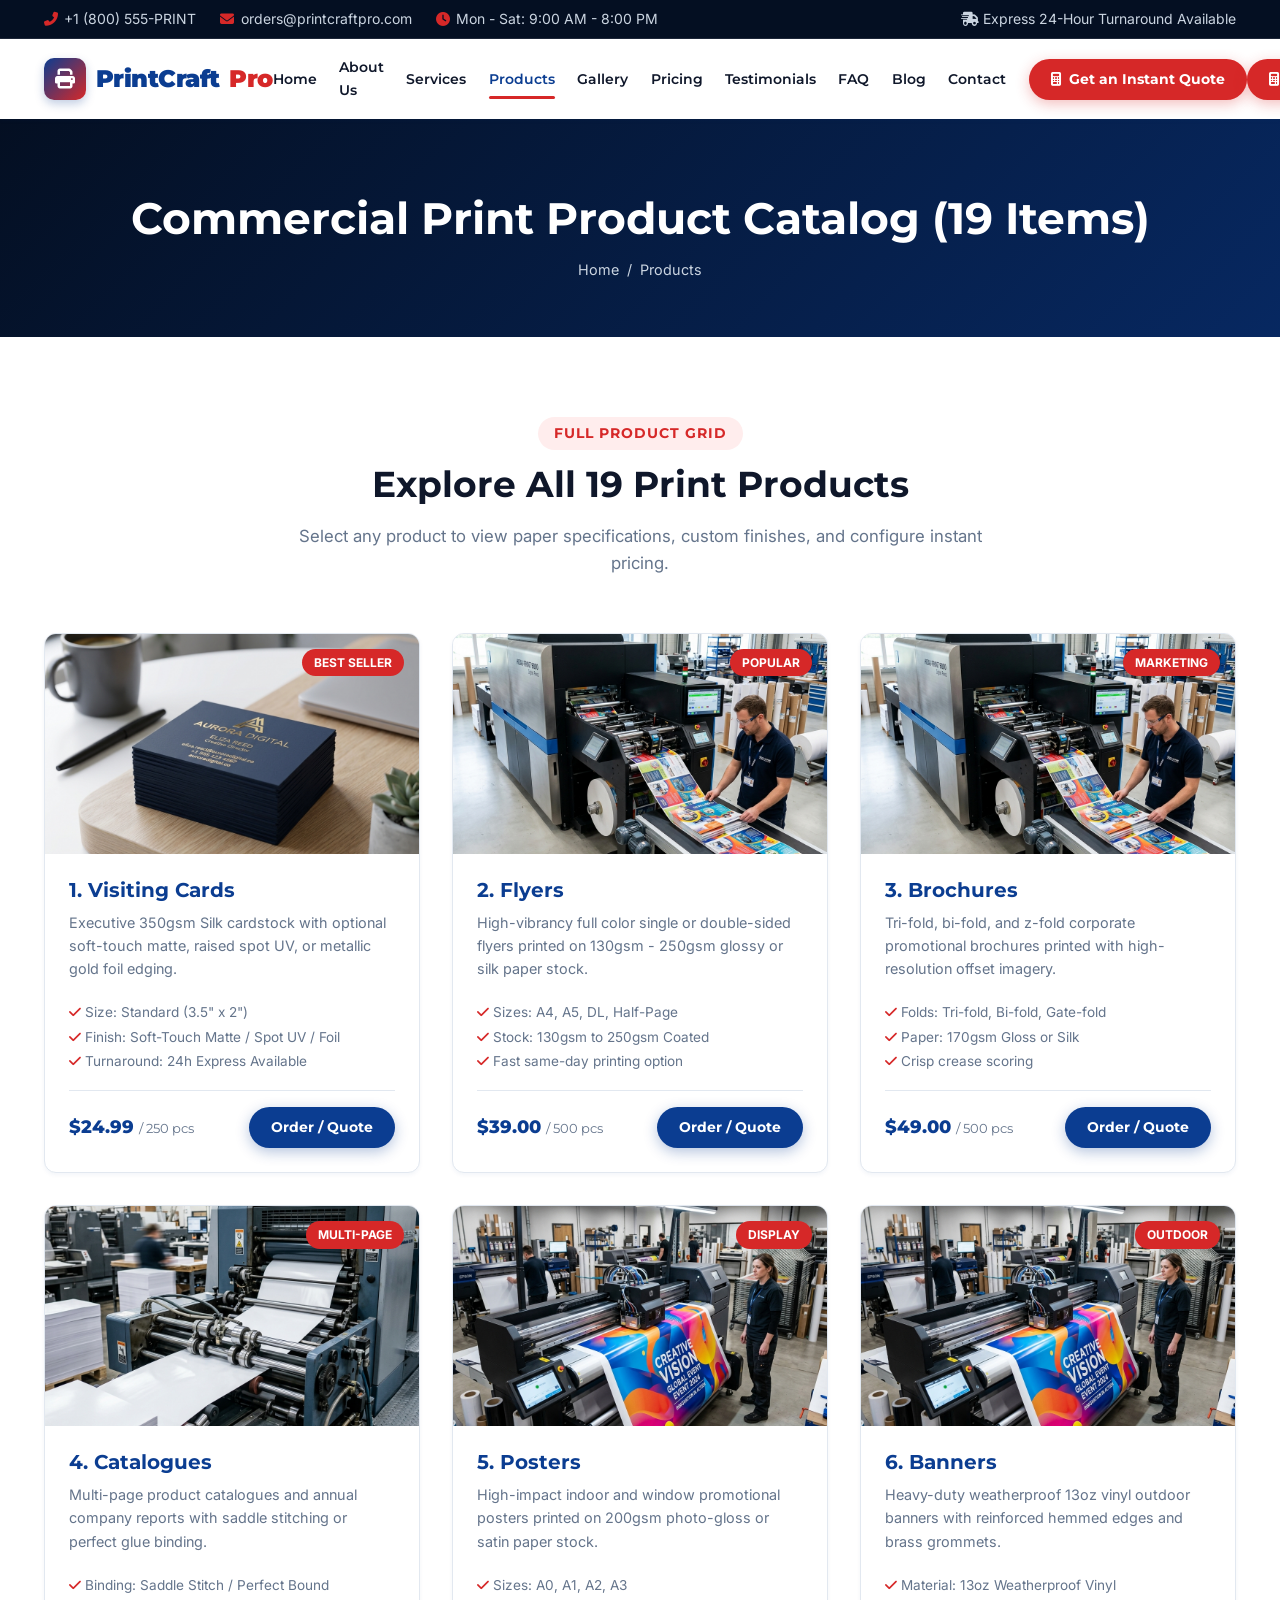
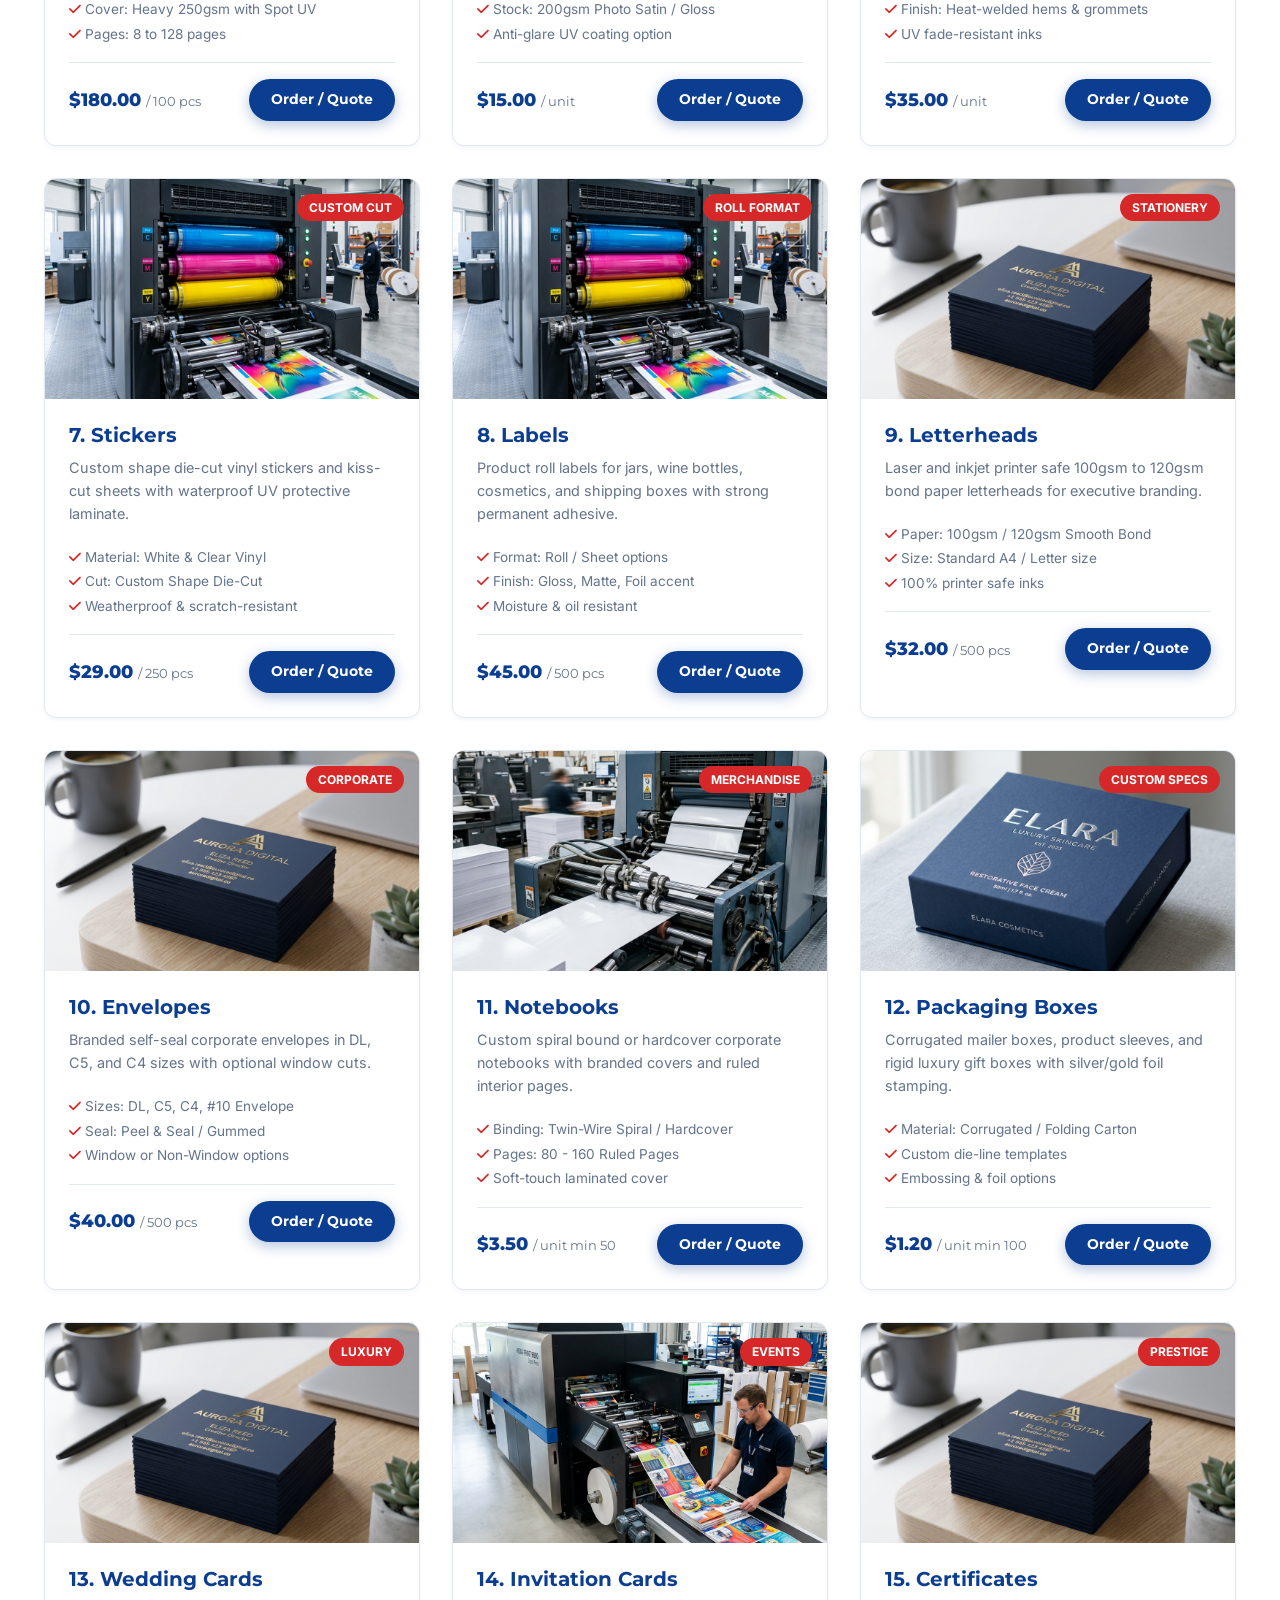
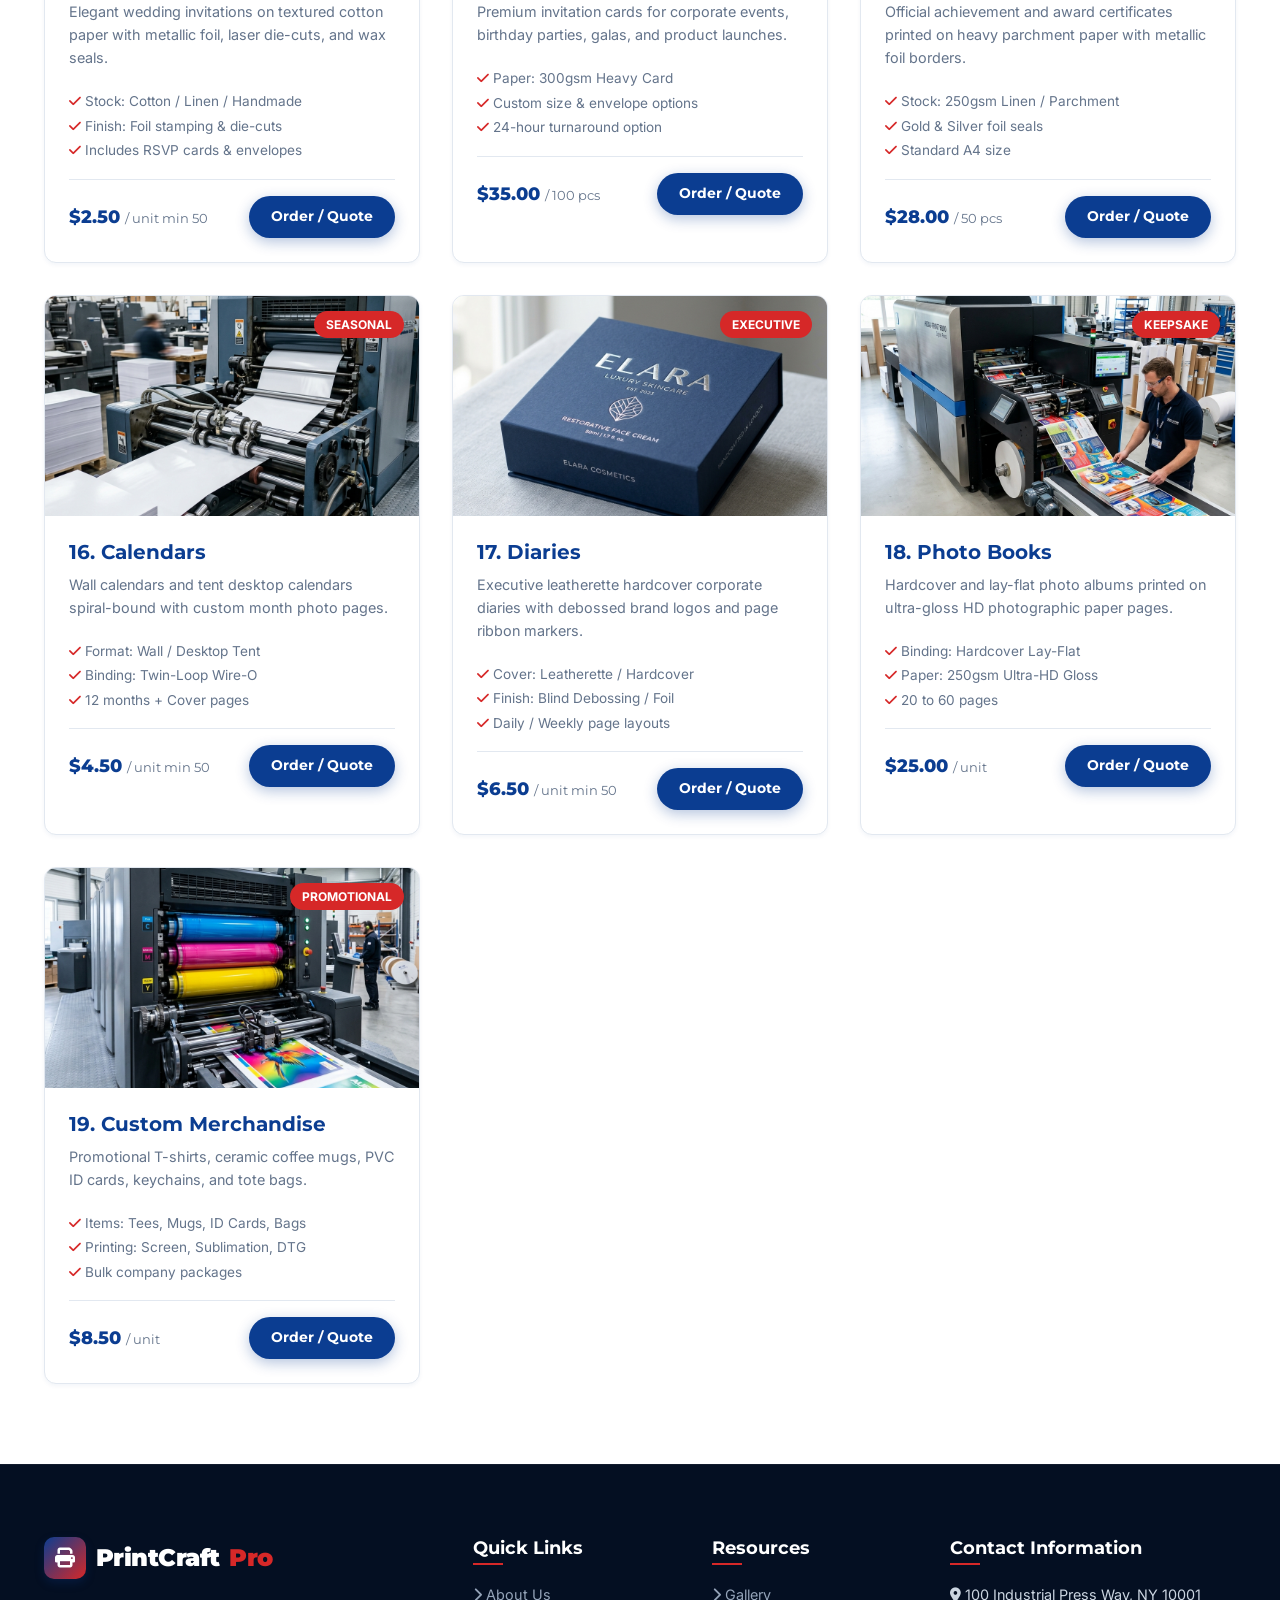
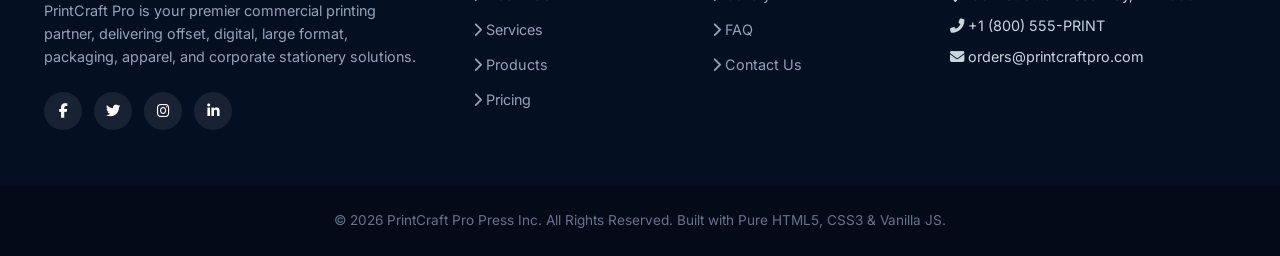
<file: products.html>
<!DOCTYPE html>
<html lang="en">
<head>
  <meta charset="UTF-8">
  <meta name="viewport" content="width=device-width, initial-scale=1.0">
  <meta name="description" content="Browse 19 commercial print products by PrintCraft Pro: Visiting Cards, Flyers, Brochures, Catalogues, Banners, Packaging, Certificates, Calendars, and Custom Merchandise.">
  <title>Commercial Products Catalog (19 Products) | PrintCraft Pro</title>
  <link rel="stylesheet" href="https://cdnjs.cloudflare.com/ajax/libs/font-awesome/6.4.0/css/all.min.css">
  <link rel="stylesheet" href="css/style.css">
</head>
<body>

  <!-- Top Bar -->
  <div class="top-bar">
    <div class="container top-bar-content">
      <div class="top-bar-info">
        <span><i class="fas fa-phone-alt"></i> +1 (800) 555-PRINT</span>
        <span><i class="fas fa-envelope"></i> orders@printcraftpro.com</span>
        <span><i class="fas fa-clock"></i> Mon - Sat: 9:00 AM - 8:00 PM</span>
      </div>
      <div class="top-bar-links">
        <span><i class="fas fa-truck-fast"></i> Express 24-Hour Turnaround Available</span>
      </div>
    </div>
  </div>

  <!-- Header Navbar -->
  <header class="header">
    <div class="container navbar">
      <a href="index.html" class="logo">
        <div class="logo-icon"><i class="fas fa-print"></i></div>
        PrintCraft <span>Pro</span>
      </a>

      <button class="hamburger" aria-label="Toggle menu">
        <i class="fas fa-bars"></i>
      </button>

      <nav class="nav-menu">
        <a href="index.html" class="nav-link">Home</a>
        <a href="about.html" class="nav-link">About Us</a>
        <a href="services.html" class="nav-link">Services</a>
        <a href="products.html" class="nav-link active">Products</a>
        <a href="gallery.html" class="nav-link">Gallery</a>
        <a href="pricing.html" class="nav-link">Pricing</a>
        <a href="testimonials.html" class="nav-link">Testimonials</a>
        <a href="faq.html" class="nav-link">FAQ</a>
        <a href="blog.html" class="nav-link">Blog</a>
        <a href="contact.html" class="nav-link">Contact</a>
      </nav>

      <div class="header-cta">
        <a href="pricing.html" class="btn btn-accent btn-sm"><i class="fas fa-calculator"></i> Get a Quote</a>
      </div>
    </div>
  </header>

  <!-- Page Banner -->
  <section class="page-banner">
    <div class="container">
      <h1>Commercial Print Product Catalog (19 Items)</h1>
      <div class="breadcrumbs">
        <a href="index.html">Home</a>
        <span>/</span>
        <span>Products</span>
      </div>
    </div>
  </section>

  <!-- 19 Products Grid Section -->
  <section class="section-padding">
    <div class="container">
      <div class="section-title-wrap">
        <span class="sub-badge">Full Product Grid</span>
        <h2 class="section-title">Explore All 19 Print Products</h2>
        <p class="section-desc">Select any product to view paper specifications, custom finishes, and configure instant pricing.</p>
      </div>

      <div class="grid-3">
        <!-- 1. Visiting Cards -->
        <div class="product-card fade-in">
          <div class="product-img">
            <img src="images/business-cards.png" alt="Visiting Cards">
            <span class="product-tag">Best Seller</span>
          </div>
          <div class="product-body">
            <h3>1. Visiting Cards</h3>
            <p>Executive 350gsm Silk cardstock with optional soft-touch matte, raised spot UV, or metallic gold foil edging.</p>
            <ul style="font-size: 0.85rem; color: var(--text-muted); margin-bottom: 1rem; line-height: 1.8;">
              <li><i class="fas fa-check" style="color: var(--accent);"></i> Size: Standard (3.5" x 2")</li>
              <li><i class="fas fa-check" style="color: var(--accent);"></i> Finish: Soft-Touch Matte / Spot UV / Foil</li>
              <li><i class="fas fa-check" style="color: var(--accent);"></i> Turnaround: 24h Express Available</li>
            </ul>
            <div class="product-meta">
              <div class="product-price">$24.99 <small>/ 250 pcs</small></div>
              <a href="pricing.html" class="btn btn-primary btn-sm">Order / Quote</a>
            </div>
          </div>
        </div>

        <!-- 2. Flyers -->
        <div class="product-card fade-in">
          <div class="product-img">
            <img src="images/digital-printing.png" alt="Flyers">
            <span class="product-tag">Popular</span>
          </div>
          <div class="product-body">
            <h3>2. Flyers</h3>
            <p>High-vibrancy full color single or double-sided flyers printed on 130gsm - 250gsm glossy or silk paper stock.</p>
            <ul style="font-size: 0.85rem; color: var(--text-muted); margin-bottom: 1rem; line-height: 1.8;">
              <li><i class="fas fa-check" style="color: var(--accent);"></i> Sizes: A4, A5, DL, Half-Page</li>
              <li><i class="fas fa-check" style="color: var(--accent);"></i> Stock: 130gsm to 250gsm Coated</li>
              <li><i class="fas fa-check" style="color: var(--accent);"></i> Fast same-day printing option</li>
            </ul>
            <div class="product-meta">
              <div class="product-price">$39.00 <small>/ 500 pcs</small></div>
              <a href="pricing.html" class="btn btn-primary btn-sm">Order / Quote</a>
            </div>
          </div>
        </div>

        <!-- 3. Brochures -->
        <div class="product-card fade-in">
          <div class="product-img">
            <img src="images/digital-printing.png" alt="Brochures">
            <span class="product-tag">Marketing</span>
          </div>
          <div class="product-body">
            <h3>3. Brochures</h3>
            <p>Tri-fold, bi-fold, and z-fold corporate promotional brochures printed with high-resolution offset imagery.</p>
            <ul style="font-size: 0.85rem; color: var(--text-muted); margin-bottom: 1rem; line-height: 1.8;">
              <li><i class="fas fa-check" style="color: var(--accent);"></i> Folds: Tri-fold, Bi-fold, Gate-fold</li>
              <li><i class="fas fa-check" style="color: var(--accent);"></i> Paper: 170gsm Gloss or Silk</li>
              <li><i class="fas fa-check" style="color: var(--accent);"></i> Crisp crease scoring</li>
            </ul>
            <div class="product-meta">
              <div class="product-price">$49.00 <small>/ 500 pcs</small></div>
              <a href="pricing.html" class="btn btn-primary btn-sm">Order / Quote</a>
            </div>
          </div>
        </div>

        <!-- 4. Catalogues -->
        <div class="product-card fade-in">
          <div class="product-img">
            <img src="images/offset-printing.png" alt="Catalogues">
            <span class="product-tag">Multi-Page</span>
          </div>
          <div class="product-body">
            <h3>4. Catalogues</h3>
            <p>Multi-page product catalogues and annual company reports with saddle stitching or perfect glue binding.</p>
            <ul style="font-size: 0.85rem; color: var(--text-muted); margin-bottom: 1rem; line-height: 1.8;">
              <li><i class="fas fa-check" style="color: var(--accent);"></i> Binding: Saddle Stitch / Perfect Bound</li>
              <li><i class="fas fa-check" style="color: var(--accent);"></i> Cover: Heavy 250gsm with Spot UV</li>
              <li><i class="fas fa-check" style="color: var(--accent);"></i> Pages: 8 to 128 pages</li>
            </ul>
            <div class="product-meta">
              <div class="product-price">$180.00 <small>/ 100 pcs</small></div>
              <a href="pricing.html" class="btn btn-primary btn-sm">Order / Quote</a>
            </div>
          </div>
        </div>

        <!-- 5. Posters -->
        <div class="product-card fade-in">
          <div class="product-img">
            <img src="images/large-format.png" alt="Posters">
            <span class="product-tag">Display</span>
          </div>
          <div class="product-body">
            <h3>5. Posters</h3>
            <p>High-impact indoor and window promotional posters printed on 200gsm photo-gloss or satin paper stock.</p>
            <ul style="font-size: 0.85rem; color: var(--text-muted); margin-bottom: 1rem; line-height: 1.8;">
              <li><i class="fas fa-check" style="color: var(--accent);"></i> Sizes: A0, A1, A2, A3</li>
              <li><i class="fas fa-check" style="color: var(--accent);"></i> Stock: 200gsm Photo Satin / Gloss</li>
              <li><i class="fas fa-check" style="color: var(--accent);"></i> Anti-glare UV coating option</li>
            </ul>
            <div class="product-meta">
              <div class="product-price">$15.00 <small>/ unit</small></div>
              <a href="pricing.html" class="btn btn-primary btn-sm">Order / Quote</a>
            </div>
          </div>
        </div>

        <!-- 6. Banners -->
        <div class="product-card fade-in">
          <div class="product-img">
            <img src="images/large-format.png" alt="Banners">
            <span class="product-tag">Outdoor</span>
          </div>
          <div class="product-body">
            <h3>6. Banners</h3>
            <p>Heavy-duty weatherproof 13oz vinyl outdoor banners with reinforced hemmed edges and brass grommets.</p>
            <ul style="font-size: 0.85rem; color: var(--text-muted); margin-bottom: 1rem; line-height: 1.8;">
              <li><i class="fas fa-check" style="color: var(--accent);"></i> Material: 13oz Weatherproof Vinyl</li>
              <li><i class="fas fa-check" style="color: var(--accent);"></i> Finish: Heat-welded hems &amp; grommets</li>
              <li><i class="fas fa-check" style="color: var(--accent);"></i> UV fade-resistant inks</li>
            </ul>
            <div class="product-meta">
              <div class="product-price">$35.00 <small>/ unit</small></div>
              <a href="pricing.html" class="btn btn-primary btn-sm">Order / Quote</a>
            </div>
          </div>
        </div>

        <!-- 7. Stickers -->
        <div class="product-card fade-in">
          <div class="product-img">
            <img src="images/hero-print-press.png" alt="Stickers">
            <span class="product-tag">Custom Cut</span>
          </div>
          <div class="product-body">
            <h3>7. Stickers</h3>
            <p>Custom shape die-cut vinyl stickers and kiss-cut sheets with waterproof UV protective laminate.</p>
            <ul style="font-size: 0.85rem; color: var(--text-muted); margin-bottom: 1rem; line-height: 1.8;">
              <li><i class="fas fa-check" style="color: var(--accent);"></i> Material: White &amp; Clear Vinyl</li>
              <li><i class="fas fa-check" style="color: var(--accent);"></i> Cut: Custom Shape Die-Cut</li>
              <li><i class="fas fa-check" style="color: var(--accent);"></i> Weatherproof &amp; scratch-resistant</li>
            </ul>
            <div class="product-meta">
              <div class="product-price">$29.00 <small>/ 250 pcs</small></div>
              <a href="pricing.html" class="btn btn-primary btn-sm">Order / Quote</a>
            </div>
          </div>
        </div>

        <!-- 8. Labels -->
        <div class="product-card fade-in">
          <div class="product-img">
            <img src="images/hero-print-press.png" alt="Labels">
            <span class="product-tag">Roll Format</span>
          </div>
          <div class="product-body">
            <h3>8. Labels</h3>
            <p>Product roll labels for jars, wine bottles, cosmetics, and shipping boxes with strong permanent adhesive.</p>
            <ul style="font-size: 0.85rem; color: var(--text-muted); margin-bottom: 1rem; line-height: 1.8;">
              <li><i class="fas fa-check" style="color: var(--accent);"></i> Format: Roll / Sheet options</li>
              <li><i class="fas fa-check" style="color: var(--accent);"></i> Finish: Gloss, Matte, Foil accent</li>
              <li><i class="fas fa-check" style="color: var(--accent);"></i> Moisture &amp; oil resistant</li>
            </ul>
            <div class="product-meta">
              <div class="product-price">$45.00 <small>/ 500 pcs</small></div>
              <a href="pricing.html" class="btn btn-primary btn-sm">Order / Quote</a>
            </div>
          </div>
        </div>

        <!-- 9. Letterheads -->
        <div class="product-card fade-in">
          <div class="product-img">
            <img src="images/business-cards.png" alt="Letterheads">
            <span class="product-tag">Stationery</span>
          </div>
          <div class="product-body">
            <h3>9. Letterheads</h3>
            <p>Laser and inkjet printer safe 100gsm to 120gsm bond paper letterheads for executive branding.</p>
            <ul style="font-size: 0.85rem; color: var(--text-muted); margin-bottom: 1rem; line-height: 1.8;">
              <li><i class="fas fa-check" style="color: var(--accent);"></i> Paper: 100gsm / 120gsm Smooth Bond</li>
              <li><i class="fas fa-check" style="color: var(--accent);"></i> Size: Standard A4 / Letter size</li>
              <li><i class="fas fa-check" style="color: var(--accent);"></i> 100% printer safe inks</li>
            </ul>
            <div class="product-meta">
              <div class="product-price">$32.00 <small>/ 500 pcs</small></div>
              <a href="pricing.html" class="btn btn-primary btn-sm">Order / Quote</a>
            </div>
          </div>
        </div>

        <!-- 10. Envelopes -->
        <div class="product-card fade-in">
          <div class="product-img">
            <img src="images/business-cards.png" alt="Envelopes">
            <span class="product-tag">Corporate</span>
          </div>
          <div class="product-body">
            <h3>10. Envelopes</h3>
            <p>Branded self-seal corporate envelopes in DL, C5, and C4 sizes with optional window cuts.</p>
            <ul style="font-size: 0.85rem; color: var(--text-muted); margin-bottom: 1rem; line-height: 1.8;">
              <li><i class="fas fa-check" style="color: var(--accent);"></i> Sizes: DL, C5, C4, #10 Envelope</li>
              <li><i class="fas fa-check" style="color: var(--accent);"></i> Seal: Peel &amp; Seal / Gummed</li>
              <li><i class="fas fa-check" style="color: var(--accent);"></i> Window or Non-Window options</li>
            </ul>
            <div class="product-meta">
              <div class="product-price">$40.00 <small>/ 500 pcs</small></div>
              <a href="pricing.html" class="btn btn-primary btn-sm">Order / Quote</a>
            </div>
          </div>
        </div>

        <!-- 11. Notebooks -->
        <div class="product-card fade-in">
          <div class="product-img">
            <img src="images/offset-printing.png" alt="Notebooks">
            <span class="product-tag">Merchandise</span>
          </div>
          <div class="product-body">
            <h3>11. Notebooks</h3>
            <p>Custom spiral bound or hardcover corporate notebooks with branded covers and ruled interior pages.</p>
            <ul style="font-size: 0.85rem; color: var(--text-muted); margin-bottom: 1rem; line-height: 1.8;">
              <li><i class="fas fa-check" style="color: var(--accent);"></i> Binding: Twin-Wire Spiral / Hardcover</li>
              <li><i class="fas fa-check" style="color: var(--accent);"></i> Pages: 80 - 160 Ruled Pages</li>
              <li><i class="fas fa-check" style="color: var(--accent);"></i> Soft-touch laminated cover</li>
            </ul>
            <div class="product-meta">
              <div class="product-price">$3.50 <small>/ unit min 50</small></div>
              <a href="pricing.html" class="btn btn-primary btn-sm">Order / Quote</a>
            </div>
          </div>
        </div>

        <!-- 12. Packaging Boxes -->
        <div class="product-card fade-in">
          <div class="product-img">
            <img src="images/packaging-box.png" alt="Packaging Boxes">
            <span class="product-tag">Custom Specs</span>
          </div>
          <div class="product-body">
            <h3>12. Packaging Boxes</h3>
            <p>Corrugated mailer boxes, product sleeves, and rigid luxury gift boxes with silver/gold foil stamping.</p>
            <ul style="font-size: 0.85rem; color: var(--text-muted); margin-bottom: 1rem; line-height: 1.8;">
              <li><i class="fas fa-check" style="color: var(--accent);"></i> Material: Corrugated / Folding Carton</li>
              <li><i class="fas fa-check" style="color: var(--accent);"></i> Custom die-line templates</li>
              <li><i class="fas fa-check" style="color: var(--accent);"></i> Embossing &amp; foil options</li>
            </ul>
            <div class="product-meta">
              <div class="product-price">$1.20 <small>/ unit min 100</small></div>
              <a href="pricing.html" class="btn btn-primary btn-sm">Order / Quote</a>
            </div>
          </div>
        </div>

        <!-- 13. Wedding Cards -->
        <div class="product-card fade-in">
          <div class="product-img">
            <img src="images/business-cards.png" alt="Wedding Cards">
            <span class="product-tag">Luxury</span>
          </div>
          <div class="product-body">
            <h3>13. Wedding Cards</h3>
            <p>Elegant wedding invitations on textured cotton paper with metallic foil, laser die-cuts, and wax seals.</p>
            <ul style="font-size: 0.85rem; color: var(--text-muted); margin-bottom: 1rem; line-height: 1.8;">
              <li><i class="fas fa-check" style="color: var(--accent);"></i> Stock: Cotton / Linen / Handmade</li>
              <li><i class="fas fa-check" style="color: var(--accent);"></i> Finish: Foil stamping &amp; die-cuts</li>
              <li><i class="fas fa-check" style="color: var(--accent);"></i> Includes RSVP cards &amp; envelopes</li>
            </ul>
            <div class="product-meta">
              <div class="product-price">$2.50 <small>/ unit min 50</small></div>
              <a href="pricing.html" class="btn btn-primary btn-sm">Order / Quote</a>
            </div>
          </div>
        </div>

        <!-- 14. Invitation Cards -->
        <div class="product-card fade-in">
          <div class="product-img">
            <img src="images/digital-printing.png" alt="Invitation Cards">
            <span class="product-tag">Events</span>
          </div>
          <div class="product-body">
            <h3>14. Invitation Cards</h3>
            <p>Premium invitation cards for corporate events, birthday parties, galas, and product launches.</p>
            <ul style="font-size: 0.85rem; color: var(--text-muted); margin-bottom: 1rem; line-height: 1.8;">
              <li><i class="fas fa-check" style="color: var(--accent);"></i> Paper: 300gsm Heavy Card</li>
              <li><i class="fas fa-check" style="color: var(--accent);"></i> Custom size &amp; envelope options</li>
              <li><i class="fas fa-check" style="color: var(--accent);"></i> 24-hour turnaround option</li>
            </ul>
            <div class="product-meta">
              <div class="product-price">$35.00 <small>/ 100 pcs</small></div>
              <a href="pricing.html" class="btn btn-primary btn-sm">Order / Quote</a>
            </div>
          </div>
        </div>

        <!-- 15. Certificates -->
        <div class="product-card fade-in">
          <div class="product-img">
            <img src="images/business-cards.png" alt="Certificates">
            <span class="product-tag">Prestige</span>
          </div>
          <div class="product-body">
            <h3>15. Certificates</h3>
            <p>Official achievement and award certificates printed on heavy parchment paper with metallic foil borders.</p>
            <ul style="font-size: 0.85rem; color: var(--text-muted); margin-bottom: 1rem; line-height: 1.8;">
              <li><i class="fas fa-check" style="color: var(--accent);"></i> Stock: 250gsm Linen / Parchment</li>
              <li><i class="fas fa-check" style="color: var(--accent);"></i> Gold &amp; Silver foil seals</li>
              <li><i class="fas fa-check" style="color: var(--accent);"></i> Standard A4 size</li>
            </ul>
            <div class="product-meta">
              <div class="product-price">$28.00 <small>/ 50 pcs</small></div>
              <a href="pricing.html" class="btn btn-primary btn-sm">Order / Quote</a>
            </div>
          </div>
        </div>

        <!-- 16. Calendars -->
        <div class="product-card fade-in">
          <div class="product-img">
            <img src="images/offset-printing.png" alt="Calendars">
            <span class="product-tag">Seasonal</span>
          </div>
          <div class="product-body">
            <h3>16. Calendars</h3>
            <p>Wall calendars and tent desktop calendars spiral-bound with custom month photo pages.</p>
            <ul style="font-size: 0.85rem; color: var(--text-muted); margin-bottom: 1rem; line-height: 1.8;">
              <li><i class="fas fa-check" style="color: var(--accent);"></i> Format: Wall / Desktop Tent</li>
              <li><i class="fas fa-check" style="color: var(--accent);"></i> Binding: Twin-Loop Wire-O</li>
              <li><i class="fas fa-check" style="color: var(--accent);"></i> 12 months + Cover pages</li>
            </ul>
            <div class="product-meta">
              <div class="product-price">$4.50 <small>/ unit min 50</small></div>
              <a href="pricing.html" class="btn btn-primary btn-sm">Order / Quote</a>
            </div>
          </div>
        </div>

        <!-- 17. Diaries -->
        <div class="product-card fade-in">
          <div class="product-img">
            <img src="images/packaging-box.png" alt="Diaries">
            <span class="product-tag">Executive</span>
          </div>
          <div class="product-body">
            <h3>17. Diaries</h3>
            <p>Executive leatherette hardcover corporate diaries with debossed brand logos and page ribbon markers.</p>
            <ul style="font-size: 0.85rem; color: var(--text-muted); margin-bottom: 1rem; line-height: 1.8;">
              <li><i class="fas fa-check" style="color: var(--accent);"></i> Cover: Leatherette / Hardcover</li>
              <li><i class="fas fa-check" style="color: var(--accent);"></i> Finish: Blind Debossing / Foil</li>
              <li><i class="fas fa-check" style="color: var(--accent);"></i> Daily / Weekly page layouts</li>
            </ul>
            <div class="product-meta">
              <div class="product-price">$6.50 <small>/ unit min 50</small></div>
              <a href="pricing.html" class="btn btn-primary btn-sm">Order / Quote</a>
            </div>
          </div>
        </div>

        <!-- 18. Photo Books -->
        <div class="product-card fade-in">
          <div class="product-img">
            <img src="images/digital-printing.png" alt="Photo Books">
            <span class="product-tag">Keepsake</span>
          </div>
          <div class="product-body">
            <h3>18. Photo Books</h3>
            <p>Hardcover and lay-flat photo albums printed on ultra-gloss HD photographic paper pages.</p>
            <ul style="font-size: 0.85rem; color: var(--text-muted); margin-bottom: 1rem; line-height: 1.8;">
              <li><i class="fas fa-check" style="color: var(--accent);"></i> Binding: Hardcover Lay-Flat</li>
              <li><i class="fas fa-check" style="color: var(--accent);"></i> Paper: 250gsm Ultra-HD Gloss</li>
              <li><i class="fas fa-check" style="color: var(--accent);"></i> 20 to 60 pages</li>
            </ul>
            <div class="product-meta">
              <div class="product-price">$25.00 <small>/ unit</small></div>
              <a href="pricing.html" class="btn btn-primary btn-sm">Order / Quote</a>
            </div>
          </div>
        </div>

        <!-- 19. Custom Merchandise -->
        <div class="product-card fade-in">
          <div class="product-img">
            <img src="images/hero-print-press.png" alt="Custom Merchandise">
            <span class="product-tag">Promotional</span>
          </div>
          <div class="product-body">
            <h3>19. Custom Merchandise</h3>
            <p>Promotional T-shirts, ceramic coffee mugs, PVC ID cards, keychains, and tote bags.</p>
            <ul style="font-size: 0.85rem; color: var(--text-muted); margin-bottom: 1rem; line-height: 1.8;">
              <li><i class="fas fa-check" style="color: var(--accent);"></i> Items: Tees, Mugs, ID Cards, Bags</li>
              <li><i class="fas fa-check" style="color: var(--accent);"></i> Printing: Screen, Sublimation, DTG</li>
              <li><i class="fas fa-check" style="color: var(--accent);"></i> Bulk company packages</li>
            </ul>
            <div class="product-meta">
              <div class="product-price">$8.50 <small>/ unit</small></div>
              <a href="pricing.html" class="btn btn-primary btn-sm">Order / Quote</a>
            </div>
          </div>
        </div>
      </div>
    </div>
  </section>

  <!-- Footer -->
  <footer class="footer">
    <div class="container">
      <div class="footer-grid">
        <div class="footer-about">
          <a href="index.html" class="logo" style="color: #FFF;">
            <div class="logo-icon"><i class="fas fa-print"></i></div>
            PrintCraft <span>Pro</span>
          </a>
          <p>PrintCraft Pro is your premier commercial printing partner, delivering offset, digital, large format, packaging, apparel, and corporate stationery solutions.</p>
          <div class="social-links">
            <a href="#" class="social-icon" aria-label="Facebook"><i class="fab fa-facebook-f"></i></a>
            <a href="#" class="social-icon" aria-label="Twitter"><i class="fab fa-twitter"></i></a>
            <a href="#" class="social-icon" aria-label="Instagram"><i class="fab fa-instagram"></i></a>
            <a href="#" class="social-icon" aria-label="LinkedIn"><i class="fab fa-linkedin-in"></i></a>
          </div>
        </div>
        <div class="footer-col">
          <h4>Quick Links</h4>
          <ul class="footer-links">
            <li><a href="about.html"><i class="fas fa-chevron-right"></i> About Us</a></li>
            <li><a href="services.html"><i class="fas fa-chevron-right"></i> Services</a></li>
            <li><a href="products.html"><i class="fas fa-chevron-right"></i> Products</a></li>
            <li><a href="pricing.html"><i class="fas fa-chevron-right"></i> Pricing</a></li>
          </ul>
        </div>
        <div class="footer-col">
          <h4>Resources</h4>
          <ul class="footer-links">
            <li><a href="gallery.html"><i class="fas fa-chevron-right"></i> Gallery</a></li>
            <li><a href="faq.html"><i class="fas fa-chevron-right"></i> FAQ</a></li>
            <li><a href="contact.html"><i class="fas fa-chevron-right"></i> Contact Us</a></li>
          </ul>
        </div>
        <div class="footer-col">
          <h4>Contact Information</h4>
          <p style="color: #CBD5E1;"><i class="fas fa-map-marker-alt"></i> 100 Industrial Press Way, NY 10001</p>
          <p style="color: #CBD5E1; margin-top: 0.5rem;"><i class="fas fa-phone-alt"></i> +1 (800) 555-PRINT</p>
          <p style="color: #CBD5E1; margin-top: 0.5rem;"><i class="fas fa-envelope"></i> orders@printcraftpro.com</p>
        </div>
      </div>
    </div>
    <div class="footer-bottom">
      <div class="container">
        <p>&copy; 2026 PrintCraft Pro Press Inc. All Rights Reserved. Built with Pure HTML5, CSS3 &amp; Vanilla JS.</p>
      </div>
    </div>
  </footer>

  <button class="back-to-top" aria-label="Back to top"><i class="fas fa-arrow-up"></i></button>
  <script src="js/main.js"></script>
</body>
</html>
</file>
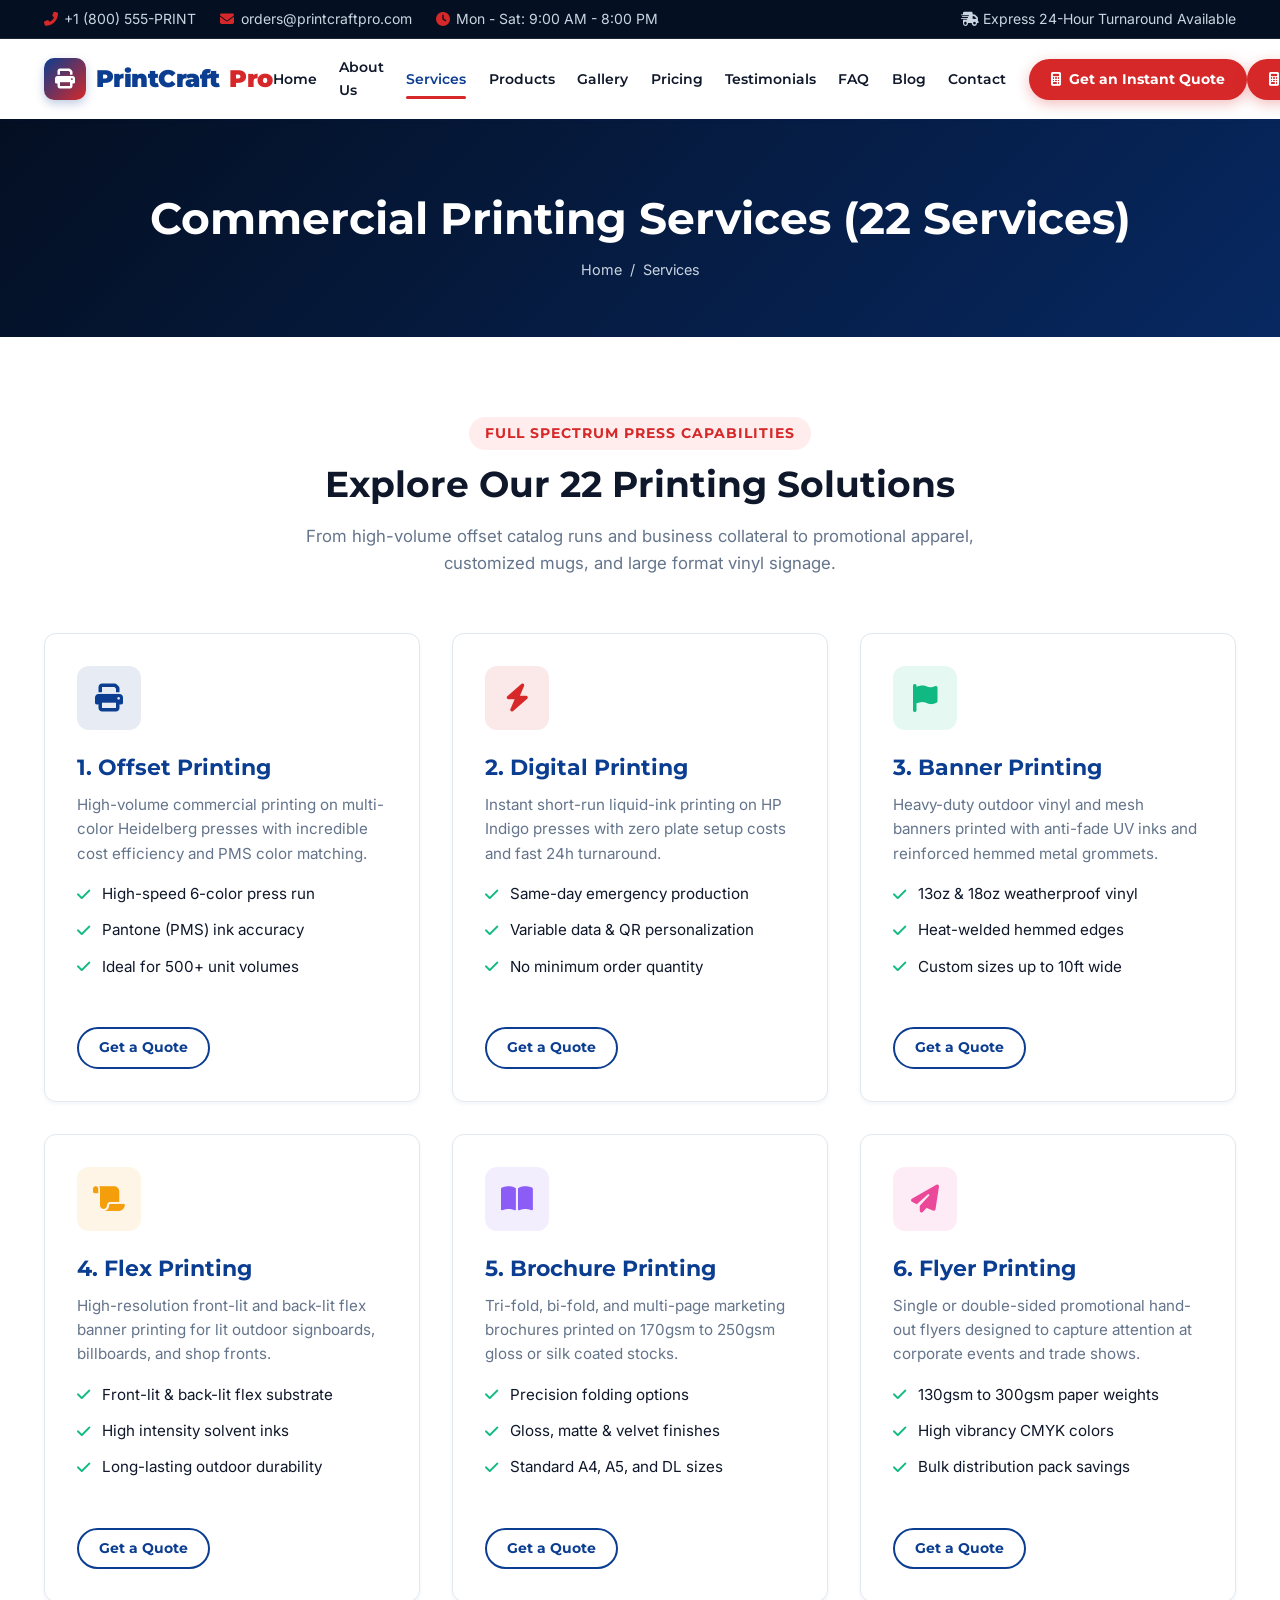
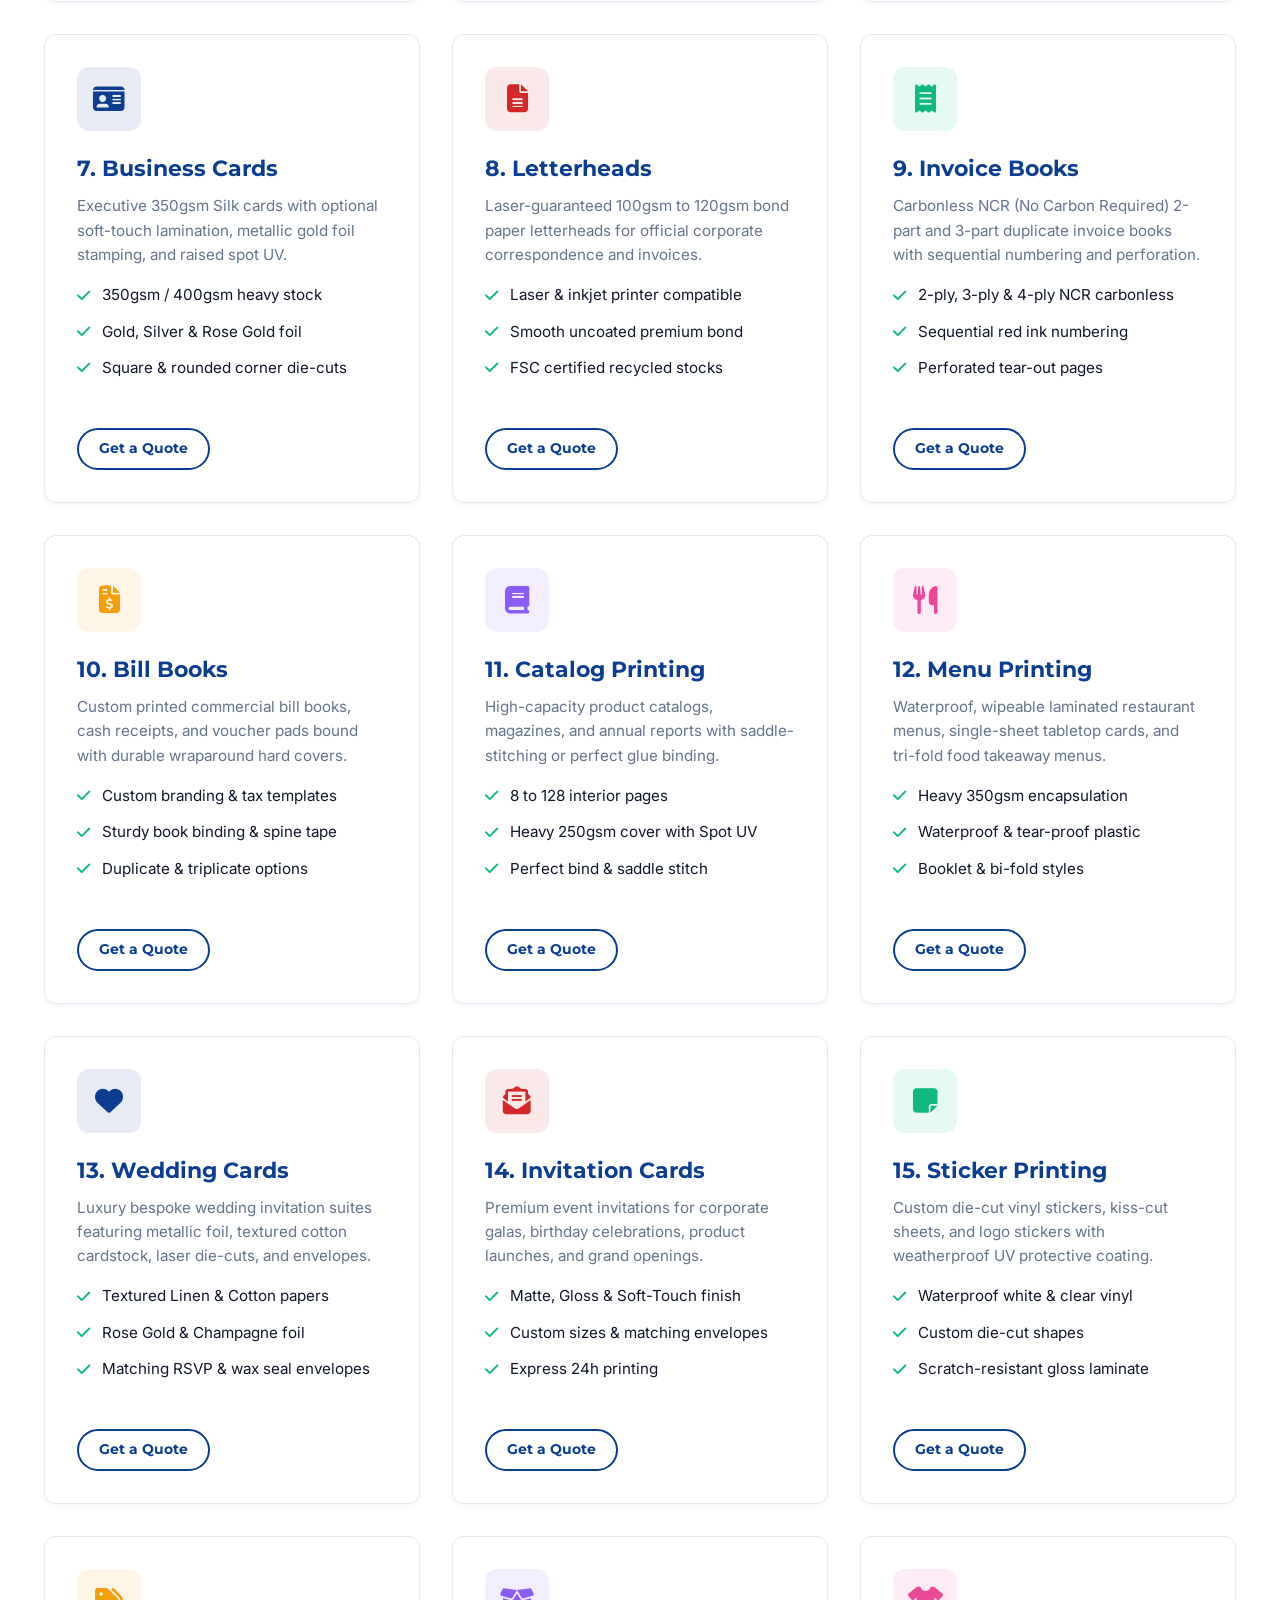
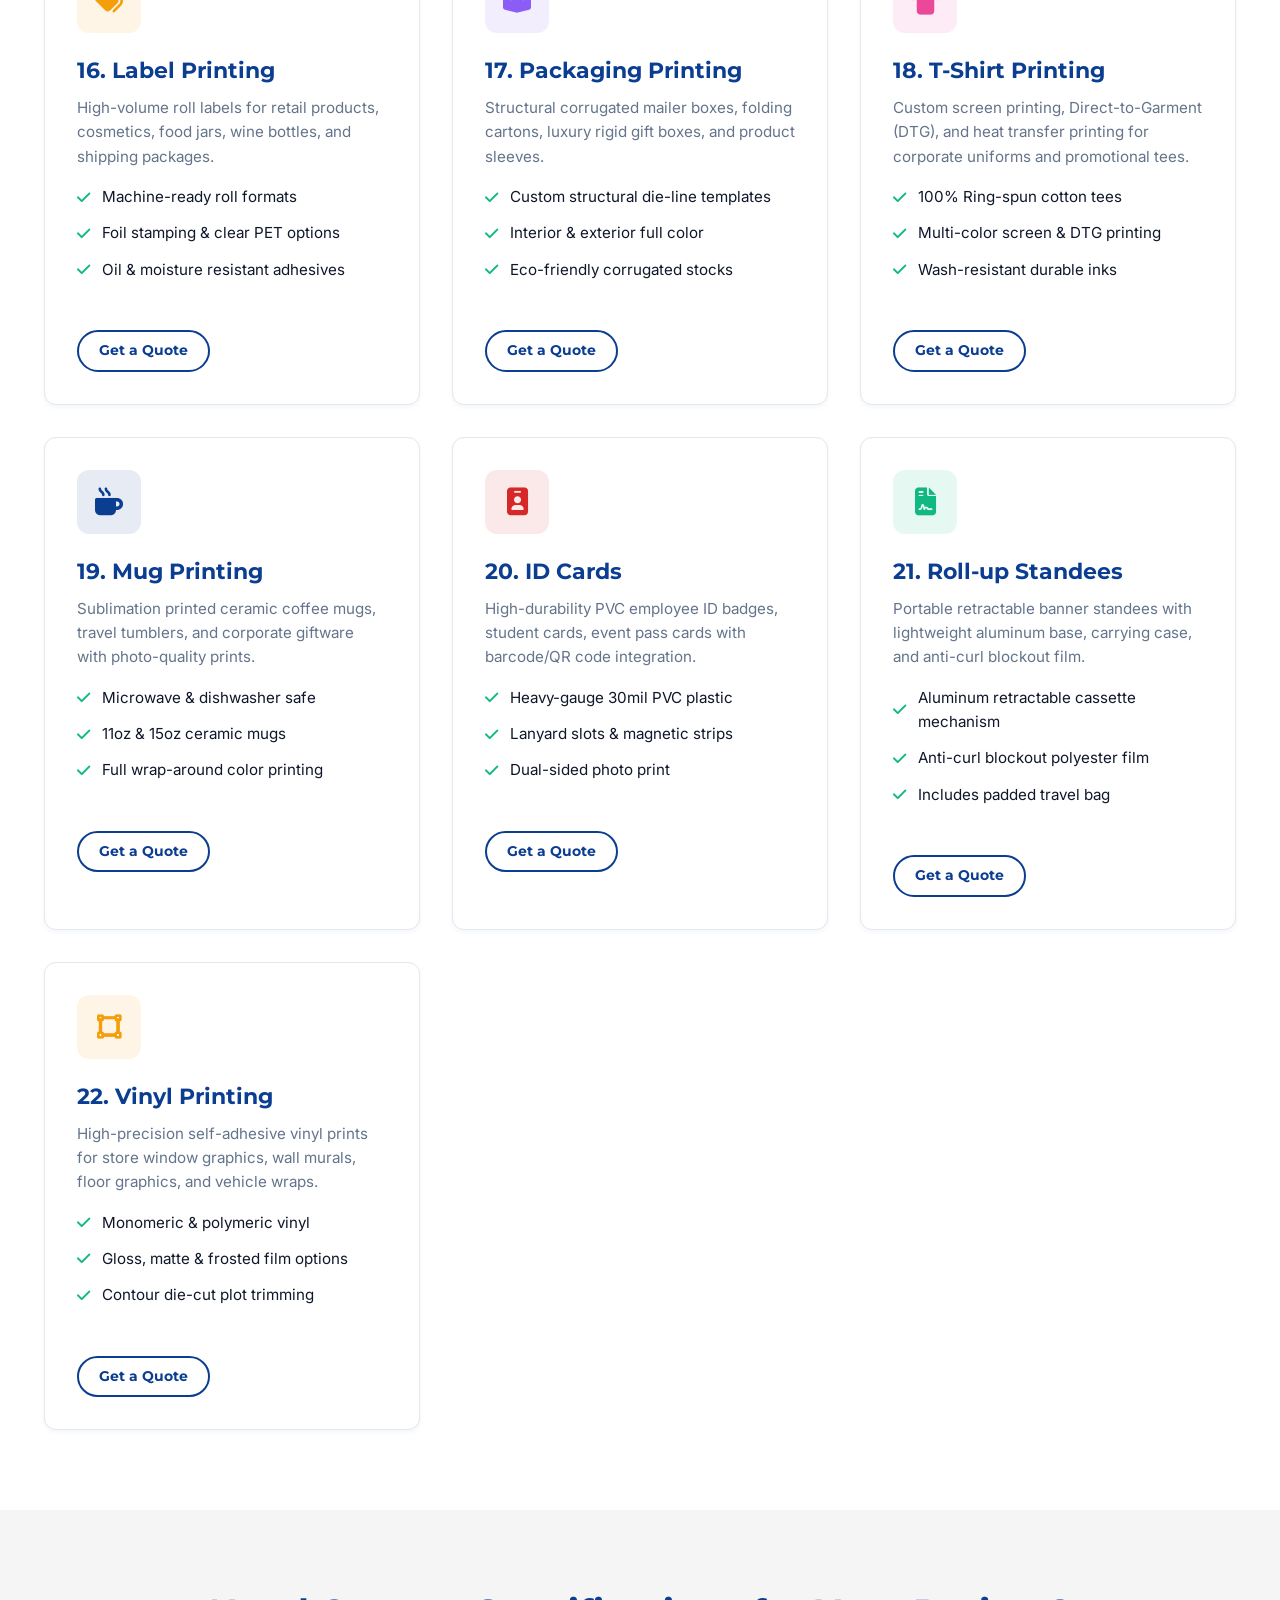
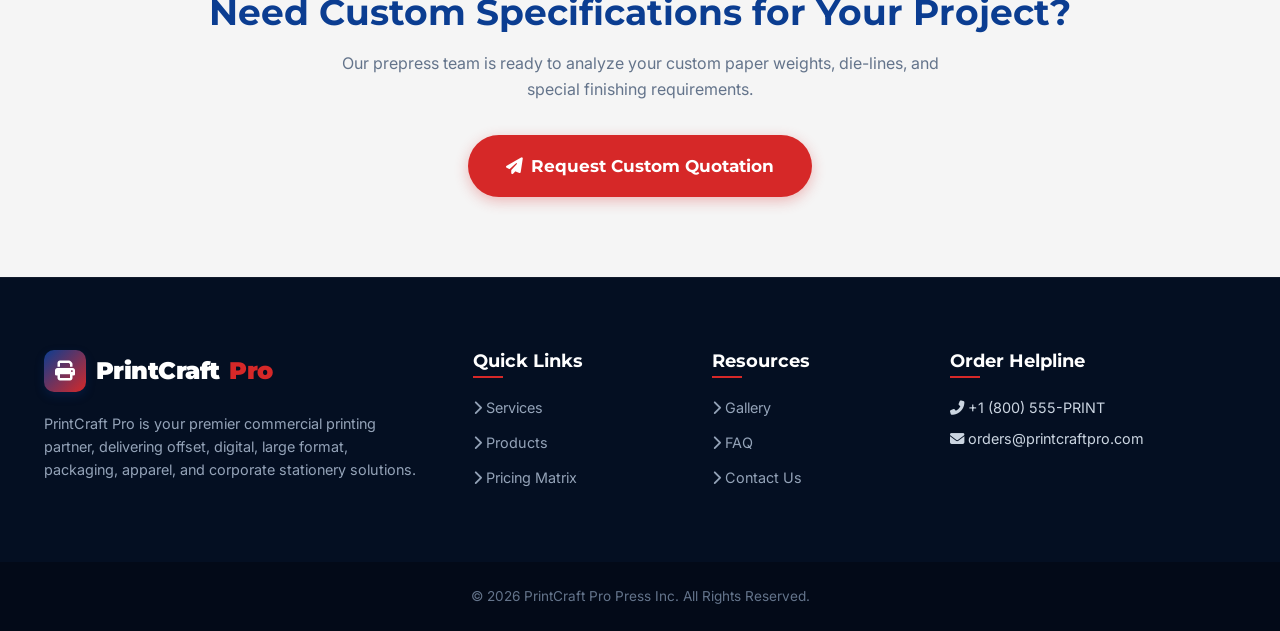
<file: services.html>
<!DOCTYPE html>
<html lang="en">
<head>
  <meta charset="UTF-8">
  <meta name="viewport" content="width=device-width, initial-scale=1.0">
  <meta name="description" content="Explore 22 commercial printing services by PrintCraft Pro: Offset, Digital, Banners, Flex, Brochures, Flyers, Business Cards, Packaging, T-Shirts, Mugs, ID Cards, Standees, and Vinyl printing.">
  <title>All 22 Printing Services | PrintCraft Pro Commercial Printing Press</title>
  <link rel="stylesheet" href="https://cdnjs.cloudflare.com/ajax/libs/font-awesome/6.4.0/css/all.min.css">
  <link rel="stylesheet" href="css/style.css">
</head>
<body>

  <!-- Top Bar -->
  <div class="top-bar">
    <div class="container top-bar-content">
      <div class="top-bar-info">
        <span><i class="fas fa-phone-alt"></i> +1 (800) 555-PRINT</span>
        <span><i class="fas fa-envelope"></i> orders@printcraftpro.com</span>
        <span><i class="fas fa-clock"></i> Mon - Sat: 9:00 AM - 8:00 PM</span>
      </div>
      <div class="top-bar-links">
        <span><i class="fas fa-truck-fast"></i> Express 24-Hour Turnaround Available</span>
      </div>
    </div>
  </div>

  <!-- Header Navbar -->
  <header class="header">
    <div class="container navbar">
      <a href="index.html" class="logo">
        <div class="logo-icon"><i class="fas fa-print"></i></div>
        PrintCraft <span>Pro</span>
      </a>

      <button class="hamburger" aria-label="Toggle menu">
        <i class="fas fa-bars"></i>
      </button>

      <nav class="nav-menu">
        <a href="index.html" class="nav-link">Home</a>
        <a href="about.html" class="nav-link">About Us</a>
        <a href="services.html" class="nav-link active">Services</a>
        <a href="products.html" class="nav-link">Products</a>
        <a href="gallery.html" class="nav-link">Gallery</a>
        <a href="pricing.html" class="nav-link">Pricing</a>
        <a href="testimonials.html" class="nav-link">Testimonials</a>
        <a href="faq.html" class="nav-link">FAQ</a>
        <a href="blog.html" class="nav-link">Blog</a>
        <a href="contact.html" class="nav-link">Contact</a>
      </nav>

      <div class="header-cta">
        <a href="pricing.html" class="btn btn-accent btn-sm"><i class="fas fa-calculator"></i> Get a Quote</a>
      </div>
    </div>
  </header>

  <!-- Page Banner -->
  <section class="page-banner">
    <div class="container">
      <h1>Commercial Printing Services (22 Services)</h1>
      <div class="breadcrumbs">
        <a href="index.html">Home</a>
        <span>/</span>
        <span>Services</span>
      </div>
    </div>
  </section>

  <!-- All 22 Services Grid -->
  <section class="section-padding">
    <div class="container">
      <div class="section-title-wrap">
        <span class="sub-badge">Full Spectrum Press Capabilities</span>
        <h2 class="section-title">Explore Our 22 Printing Solutions</h2>
        <p class="section-desc">From high-volume offset catalog runs and business collateral to promotional apparel, customized mugs, and large format vinyl signage.</p>
      </div>

      <div class="grid-3">
        <!-- 1. Offset Printing -->
        <div class="card feature-card fade-in">
          <div class="card-icon" style="background: rgba(11, 61, 145, 0.1); color: var(--primary);"><i class="fas fa-print"></i></div>
          <h3>1. Offset Printing</h3>
          <p>High-volume commercial printing on multi-color Heidelberg presses with incredible cost efficiency and PMS color matching.</p>
          <ul class="pricing-features" style="margin-top: 1rem;">
            <li><i class="fas fa-check"></i> High-speed 6-color press run</li>
            <li><i class="fas fa-check"></i> Pantone (PMS) ink accuracy</li>
            <li><i class="fas fa-check"></i> Ideal for 500+ unit volumes</li>
          </ul>
          <a href="pricing.html" class="btn btn-outline btn-sm" style="margin-top: 1rem;">Get a Quote</a>
        </div>

        <!-- 2. Digital Printing -->
        <div class="card feature-card fade-in">
          <div class="card-icon" style="background: rgba(214, 40, 40, 0.1); color: var(--accent);"><i class="fas fa-bolt"></i></div>
          <h3>2. Digital Printing</h3>
          <p>Instant short-run liquid-ink printing on HP Indigo presses with zero plate setup costs and fast 24h turnaround.</p>
          <ul class="pricing-features" style="margin-top: 1rem;">
            <li><i class="fas fa-check"></i> Same-day emergency production</li>
            <li><i class="fas fa-check"></i> Variable data &amp; QR personalization</li>
            <li><i class="fas fa-check"></i> No minimum order quantity</li>
          </ul>
          <a href="pricing.html" class="btn btn-outline btn-sm" style="margin-top: 1rem;">Get a Quote</a>
        </div>

        <!-- 3. Banner Printing -->
        <div class="card feature-card fade-in">
          <div class="card-icon" style="background: rgba(16, 185, 129, 0.1); color: #10B981;"><i class="fas fa-flag"></i></div>
          <h3>3. Banner Printing</h3>
          <p>Heavy-duty outdoor vinyl and mesh banners printed with anti-fade UV inks and reinforced hemmed metal grommets.</p>
          <ul class="pricing-features" style="margin-top: 1rem;">
            <li><i class="fas fa-check"></i> 13oz &amp; 18oz weatherproof vinyl</li>
            <li><i class="fas fa-check"></i> Heat-welded hemmed edges</li>
            <li><i class="fas fa-check"></i> Custom sizes up to 10ft wide</li>
          </ul>
          <a href="pricing.html" class="btn btn-outline btn-sm" style="margin-top: 1rem;">Get a Quote</a>
        </div>

        <!-- 4. Flex Printing -->
        <div class="card feature-card fade-in">
          <div class="card-icon" style="background: rgba(245, 158, 11, 0.1); color: #F59E0B;"><i class="fas fa-scroll"></i></div>
          <h3>4. Flex Printing</h3>
          <p>High-resolution front-lit and back-lit flex banner printing for lit outdoor signboards, billboards, and shop fronts.</p>
          <ul class="pricing-features" style="margin-top: 1rem;">
            <li><i class="fas fa-check"></i> Front-lit &amp; back-lit flex substrate</li>
            <li><i class="fas fa-check"></i> High intensity solvent inks</li>
            <li><i class="fas fa-check"></i> Long-lasting outdoor durability</li>
          </ul>
          <a href="pricing.html" class="btn btn-outline btn-sm" style="margin-top: 1rem;">Get a Quote</a>
        </div>

        <!-- 5. Brochure Printing -->
        <div class="card feature-card fade-in">
          <div class="card-icon" style="background: rgba(139, 92, 246, 0.1); color: #8B5CF6;"><i class="fas fa-book-open"></i></div>
          <h3>5. Brochure Printing</h3>
          <p>Tri-fold, bi-fold, and multi-page marketing brochures printed on 170gsm to 250gsm gloss or silk coated stocks.</p>
          <ul class="pricing-features" style="margin-top: 1rem;">
            <li><i class="fas fa-check"></i> Precision folding options</li>
            <li><i class="fas fa-check"></i> Gloss, matte &amp; velvet finishes</li>
            <li><i class="fas fa-check"></i> Standard A4, A5, and DL sizes</li>
          </ul>
          <a href="pricing.html" class="btn btn-outline btn-sm" style="margin-top: 1rem;">Get a Quote</a>
        </div>

        <!-- 6. Flyer Printing -->
        <div class="card feature-card fade-in">
          <div class="card-icon" style="background: rgba(236, 72, 153, 0.1); color: #EC4899;"><i class="fas fa-paper-plane"></i></div>
          <h3>6. Flyer Printing</h3>
          <p>Single or double-sided promotional hand-out flyers designed to capture attention at corporate events and trade shows.</p>
          <ul class="pricing-features" style="margin-top: 1rem;">
            <li><i class="fas fa-check"></i> 130gsm to 300gsm paper weights</li>
            <li><i class="fas fa-check"></i> High vibrancy CMYK colors</li>
            <li><i class="fas fa-check"></i> Bulk distribution pack savings</li>
          </ul>
          <a href="pricing.html" class="btn btn-outline btn-sm" style="margin-top: 1rem;">Get a Quote</a>
        </div>

        <!-- 7. Business Cards -->
        <div class="card feature-card fade-in">
          <div class="card-icon" style="background: rgba(11, 61, 145, 0.1); color: var(--primary);"><i class="fas fa-id-card"></i></div>
          <h3>7. Business Cards</h3>
          <p>Executive 350gsm Silk cards with optional soft-touch lamination, metallic gold foil stamping, and raised spot UV.</p>
          <ul class="pricing-features" style="margin-top: 1rem;">
            <li><i class="fas fa-check"></i> 350gsm / 400gsm heavy stock</li>
            <li><i class="fas fa-check"></i> Gold, Silver &amp; Rose Gold foil</li>
            <li><i class="fas fa-check"></i> Square &amp; rounded corner die-cuts</li>
          </ul>
          <a href="pricing.html" class="btn btn-outline btn-sm" style="margin-top: 1rem;">Get a Quote</a>
        </div>

        <!-- 8. Letterheads -->
        <div class="card feature-card fade-in">
          <div class="card-icon" style="background: rgba(214, 40, 40, 0.1); color: var(--accent);"><i class="fas fa-file-alt"></i></div>
          <h3>8. Letterheads</h3>
          <p>Laser-guaranteed 100gsm to 120gsm bond paper letterheads for official corporate correspondence and invoices.</p>
          <ul class="pricing-features" style="margin-top: 1rem;">
            <li><i class="fas fa-check"></i> Laser &amp; inkjet printer compatible</li>
            <li><i class="fas fa-check"></i> Smooth uncoated premium bond</li>
            <li><i class="fas fa-check"></i> FSC certified recycled stocks</li>
          </ul>
          <a href="pricing.html" class="btn btn-outline btn-sm" style="margin-top: 1rem;">Get a Quote</a>
        </div>

        <!-- 9. Invoice Books -->
        <div class="card feature-card fade-in">
          <div class="card-icon" style="background: rgba(16, 185, 129, 0.1); color: #10B981;"><i class="fas fa-receipt"></i></div>
          <h3>9. Invoice Books</h3>
          <p>Carbonless NCR (No Carbon Required) 2-part and 3-part duplicate invoice books with sequential numbering and perforation.</p>
          <ul class="pricing-features" style="margin-top: 1rem;">
            <li><i class="fas fa-check"></i> 2-ply, 3-ply &amp; 4-ply NCR carbonless</li>
            <li><i class="fas fa-check"></i> Sequential red ink numbering</li>
            <li><i class="fas fa-check"></i> Perforated tear-out pages</li>
          </ul>
          <a href="pricing.html" class="btn btn-outline btn-sm" style="margin-top: 1rem;">Get a Quote</a>
        </div>

        <!-- 10. Bill Books -->
        <div class="card feature-card fade-in">
          <div class="card-icon" style="background: rgba(245, 158, 11, 0.1); color: #F59E0B;"><i class="fas fa-file-invoice-dollar"></i></div>
          <h3>10. Bill Books</h3>
          <p>Custom printed commercial bill books, cash receipts, and voucher pads bound with durable wraparound hard covers.</p>
          <ul class="pricing-features" style="margin-top: 1rem;">
            <li><i class="fas fa-check"></i> Custom branding &amp; tax templates</li>
            <li><i class="fas fa-check"></i> Sturdy book binding &amp; spine tape</li>
            <li><i class="fas fa-check"></i> Duplicate &amp; triplicate options</li>
          </ul>
          <a href="pricing.html" class="btn btn-outline btn-sm" style="margin-top: 1rem;">Get a Quote</a>
        </div>

        <!-- 11. Catalog Printing -->
        <div class="card feature-card fade-in">
          <div class="card-icon" style="background: rgba(139, 92, 246, 0.1); color: #8B5CF6;"><i class="fas fa-book"></i></div>
          <h3>11. Catalog Printing</h3>
          <p>High-capacity product catalogs, magazines, and annual reports with saddle-stitching or perfect glue binding.</p>
          <ul class="pricing-features" style="margin-top: 1rem;">
            <li><i class="fas fa-check"></i> 8 to 128 interior pages</li>
            <li><i class="fas fa-check"></i> Heavy 250gsm cover with Spot UV</li>
            <li><i class="fas fa-check"></i> Perfect bind &amp; saddle stitch</li>
          </ul>
          <a href="pricing.html" class="btn btn-outline btn-sm" style="margin-top: 1rem;">Get a Quote</a>
        </div>

        <!-- 12. Menu Printing -->
        <div class="card feature-card fade-in">
          <div class="card-icon" style="background: rgba(236, 72, 153, 0.1); color: #EC4899;"><i class="fas fa-utensils"></i></div>
          <h3>12. Menu Printing</h3>
          <p>Waterproof, wipeable laminated restaurant menus, single-sheet tabletop cards, and tri-fold food takeaway menus.</p>
          <ul class="pricing-features" style="margin-top: 1rem;">
            <li><i class="fas fa-check"></i> Heavy 350gsm encapsulation</li>
            <li><i class="fas fa-check"></i> Waterproof &amp; tear-proof plastic</li>
            <li><i class="fas fa-check"></i> Booklet &amp; bi-fold styles</li>
          </ul>
          <a href="pricing.html" class="btn btn-outline btn-sm" style="margin-top: 1rem;">Get a Quote</a>
        </div>

        <!-- 13. Wedding Cards -->
        <div class="card feature-card fade-in">
          <div class="card-icon" style="background: rgba(11, 61, 145, 0.1); color: var(--primary);"><i class="fas fa-heart"></i></div>
          <h3>13. Wedding Cards</h3>
          <p>Luxury bespoke wedding invitation suites featuring metallic foil, textured cotton cardstock, laser die-cuts, and envelopes.</p>
          <ul class="pricing-features" style="margin-top: 1rem;">
            <li><i class="fas fa-check"></i> Textured Linen &amp; Cotton papers</li>
            <li><i class="fas fa-check"></i> Rose Gold &amp; Champagne foil</li>
            <li><i class="fas fa-check"></i> Matching RSVP &amp; wax seal envelopes</li>
          </ul>
          <a href="pricing.html" class="btn btn-outline btn-sm" style="margin-top: 1rem;">Get a Quote</a>
        </div>

        <!-- 14. Invitation Cards -->
        <div class="card feature-card fade-in">
          <div class="card-icon" style="background: rgba(214, 40, 40, 0.1); color: var(--accent);"><i class="fas fa-envelope-open-text"></i></div>
          <h3>14. Invitation Cards</h3>
          <p>Premium event invitations for corporate galas, birthday celebrations, product launches, and grand openings.</p>
          <ul class="pricing-features" style="margin-top: 1rem;">
            <li><i class="fas fa-check"></i> Matte, Gloss &amp; Soft-Touch finish</li>
            <li><i class="fas fa-check"></i> Custom sizes &amp; matching envelopes</li>
            <li><i class="fas fa-check"></i> Express 24h printing</li>
          </ul>
          <a href="pricing.html" class="btn btn-outline btn-sm" style="margin-top: 1rem;">Get a Quote</a>
        </div>

        <!-- 15. Sticker Printing -->
        <div class="card feature-card fade-in">
          <div class="card-icon" style="background: rgba(16, 185, 129, 0.1); color: #10B981;"><i class="fas fa-sticky-note"></i></div>
          <h3>15. Sticker Printing</h3>
          <p>Custom die-cut vinyl stickers, kiss-cut sheets, and logo stickers with weatherproof UV protective coating.</p>
          <ul class="pricing-features" style="margin-top: 1rem;">
            <li><i class="fas fa-check"></i> Waterproof white &amp; clear vinyl</li>
            <li><i class="fas fa-check"></i> Custom die-cut shapes</li>
            <li><i class="fas fa-check"></i> Scratch-resistant gloss laminate</li>
          </ul>
          <a href="pricing.html" class="btn btn-outline btn-sm" style="margin-top: 1rem;">Get a Quote</a>
        </div>

        <!-- 16. Label Printing -->
        <div class="card feature-card fade-in">
          <div class="card-icon" style="background: rgba(245, 158, 11, 0.1); color: #F59E0B;"><i class="fas fa-tags"></i></div>
          <h3>16. Label Printing</h3>
          <p>High-volume roll labels for retail products, cosmetics, food jars, wine bottles, and shipping packages.</p>
          <ul class="pricing-features" style="margin-top: 1rem;">
            <li><i class="fas fa-check"></i> Machine-ready roll formats</li>
            <li><i class="fas fa-check"></i> Foil stamping &amp; clear PET options</li>
            <li><i class="fas fa-check"></i> Oil &amp; moisture resistant adhesives</li>
          </ul>
          <a href="pricing.html" class="btn btn-outline btn-sm" style="margin-top: 1rem;">Get a Quote</a>
        </div>

        <!-- 17. Packaging Printing -->
        <div class="card feature-card fade-in">
          <div class="card-icon" style="background: rgba(139, 92, 246, 0.1); color: #8B5CF6;"><i class="fas fa-box-open"></i></div>
          <h3>17. Packaging Printing</h3>
          <p>Structural corrugated mailer boxes, folding cartons, luxury rigid gift boxes, and product sleeves.</p>
          <ul class="pricing-features" style="margin-top: 1rem;">
            <li><i class="fas fa-check"></i> Custom structural die-line templates</li>
            <li><i class="fas fa-check"></i> Interior &amp; exterior full color</li>
            <li><i class="fas fa-check"></i> Eco-friendly corrugated stocks</li>
          </ul>
          <a href="pricing.html" class="btn btn-outline btn-sm" style="margin-top: 1rem;">Get a Quote</a>
        </div>

        <!-- 18. T-Shirt Printing -->
        <div class="card feature-card fade-in">
          <div class="card-icon" style="background: rgba(236, 72, 153, 0.1); color: #EC4899;"><i class="fas fa-tshirt"></i></div>
          <h3>18. T-Shirt Printing</h3>
          <p>Custom screen printing, Direct-to-Garment (DTG), and heat transfer printing for corporate uniforms and promotional tees.</p>
          <ul class="pricing-features" style="margin-top: 1rem;">
            <li><i class="fas fa-check"></i> 100% Ring-spun cotton tees</li>
            <li><i class="fas fa-check"></i> Multi-color screen &amp; DTG printing</li>
            <li><i class="fas fa-check"></i> Wash-resistant durable inks</li>
          </ul>
          <a href="pricing.html" class="btn btn-outline btn-sm" style="margin-top: 1rem;">Get a Quote</a>
        </div>

        <!-- 19. Mug Printing -->
        <div class="card feature-card fade-in">
          <div class="card-icon" style="background: rgba(11, 61, 145, 0.1); color: var(--primary);"><i class="fas fa-mug-hot"></i></div>
          <h3>19. Mug Printing</h3>
          <p>Sublimation printed ceramic coffee mugs, travel tumblers, and corporate giftware with photo-quality prints.</p>
          <ul class="pricing-features" style="margin-top: 1rem;">
            <li><i class="fas fa-check"></i> Microwave &amp; dishwasher safe</li>
            <li><i class="fas fa-check"></i> 11oz &amp; 15oz ceramic mugs</li>
            <li><i class="fas fa-check"></i> Full wrap-around color printing</li>
          </ul>
          <a href="pricing.html" class="btn btn-outline btn-sm" style="margin-top: 1rem;">Get a Quote</a>
        </div>

        <!-- 20. ID Cards -->
        <div class="card feature-card fade-in">
          <div class="card-icon" style="background: rgba(214, 40, 40, 0.1); color: var(--accent);"><i class="fas fa-id-badge"></i></div>
          <h3>20. ID Cards</h3>
          <p>High-durability PVC employee ID badges, student cards, event pass cards with barcode/QR code integration.</p>
          <ul class="pricing-features" style="margin-top: 1rem;">
            <li><i class="fas fa-check"></i> Heavy-gauge 30mil PVC plastic</li>
            <li><i class="fas fa-check"></i> Lanyard slots &amp; magnetic strips</li>
            <li><i class="fas fa-check"></i> Dual-sided photo print</li>
          </ul>
          <a href="pricing.html" class="btn btn-outline btn-sm" style="margin-top: 1rem;">Get a Quote</a>
        </div>

        <!-- 21. Roll-up Standees -->
        <div class="card feature-card fade-in">
          <div class="card-icon" style="background: rgba(16, 185, 129, 0.1); color: #10B981;"><i class="fas fa-file-contract"></i></div>
          <h3>21. Roll-up Standees</h3>
          <p>Portable retractable banner standees with lightweight aluminum base, carrying case, and anti-curl blockout film.</p>
          <ul class="pricing-features" style="margin-top: 1rem;">
            <li><i class="fas fa-check"></i> Aluminum retractable cassette mechanism</li>
            <li><i class="fas fa-check"></i> Anti-curl blockout polyester film</li>
            <li><i class="fas fa-check"></i> Includes padded travel bag</li>
          </ul>
          <a href="pricing.html" class="btn btn-outline btn-sm" style="margin-top: 1rem;">Get a Quote</a>
        </div>

        <!-- 22. Vinyl Printing -->
        <div class="card feature-card fade-in">
          <div class="card-icon" style="background: rgba(245, 158, 11, 0.1); color: #F59E0B;"><i class="fas fa-vector-square"></i></div>
          <h3>22. Vinyl Printing</h3>
          <p>High-precision self-adhesive vinyl prints for store window graphics, wall murals, floor graphics, and vehicle wraps.</p>
          <ul class="pricing-features" style="margin-top: 1rem;">
            <li><i class="fas fa-check"></i> Monomeric &amp; polymeric vinyl</li>
            <li><i class="fas fa-check"></i> Gloss, matte &amp; frosted film options</li>
            <li><i class="fas fa-check"></i> Contour die-cut plot trimming</li>
          </ul>
          <a href="pricing.html" class="btn btn-outline btn-sm" style="margin-top: 1rem;">Get a Quote</a>
        </div>
      </div>
    </div>
  </section>

  <!-- CTA Box -->
  <section class="section-padding bg-light">
    <div class="container" style="text-align: center;">
      <h2 style="font-size: 2.25rem; margin-bottom: 1rem; color: var(--primary);">Need Custom Specifications for Your Project?</h2>
      <p style="color: var(--text-muted); max-width: 600px; margin: 0 auto 2rem auto;">Our prepress team is ready to analyze your custom paper weights, die-lines, and special finishing requirements.</p>
      <a href="contact.html" class="btn btn-accent btn-lg"><i class="fas fa-paper-plane"></i> Request Custom Quotation</a>
    </div>
  </section>

  <!-- Footer -->
  <footer class="footer">
    <div class="container">
      <div class="footer-grid">
        <div class="footer-about">
          <a href="index.html" class="logo" style="color: #FFF;">
            <div class="logo-icon"><i class="fas fa-print"></i></div>
            PrintCraft <span>Pro</span>
          </a>
          <p>PrintCraft Pro is your premier commercial printing partner, delivering offset, digital, large format, packaging, apparel, and corporate stationery solutions.</p>
        </div>
        <div class="footer-col">
          <h4>Quick Links</h4>
          <ul class="footer-links">
            <li><a href="services.html"><i class="fas fa-chevron-right"></i> Services</a></li>
            <li><a href="products.html"><i class="fas fa-chevron-right"></i> Products</a></li>
            <li><a href="pricing.html"><i class="fas fa-chevron-right"></i> Pricing Matrix</a></li>
          </ul>
        </div>
        <div class="footer-col">
          <h4>Resources</h4>
          <ul class="footer-links">
            <li><a href="gallery.html"><i class="fas fa-chevron-right"></i> Gallery</a></li>
            <li><a href="faq.html"><i class="fas fa-chevron-right"></i> FAQ</a></li>
            <li><a href="contact.html"><i class="fas fa-chevron-right"></i> Contact Us</a></li>
          </ul>
        </div>
        <div class="footer-col">
          <h4>Order Helpline</h4>
          <p style="color: #CBD5E1;"><i class="fas fa-phone-alt"></i> +1 (800) 555-PRINT</p>
          <p style="color: #CBD5E1; margin-top: 0.5rem;"><i class="fas fa-envelope"></i> orders@printcraftpro.com</p>
        </div>
      </div>
    </div>
    <div class="footer-bottom">
      <div class="container">
        <p>&copy; 2026 PrintCraft Pro Press Inc. All Rights Reserved.</p>
      </div>
    </div>
  </footer>

  <button class="back-to-top" aria-label="Back to top"><i class="fas fa-arrow-up"></i></button>
  <script src="js/main.js"></script>
</body>
</html>
</file>
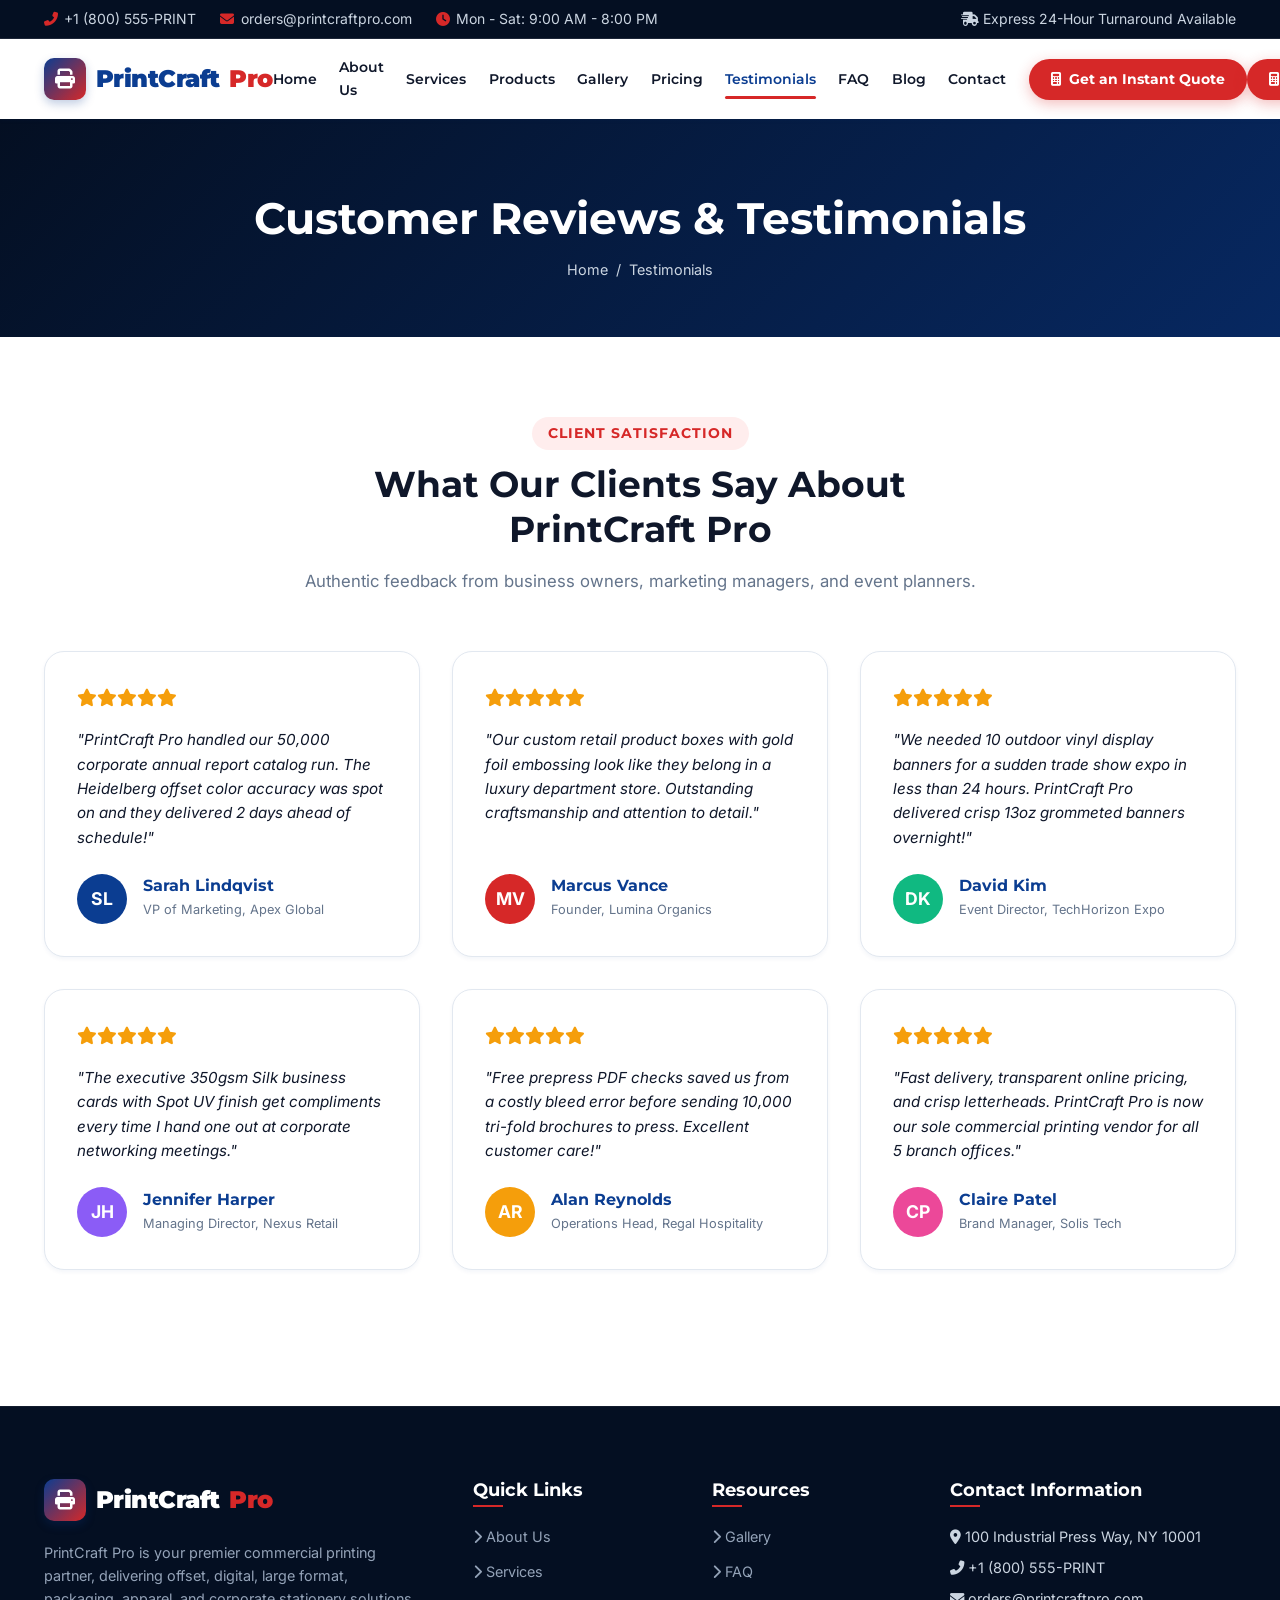
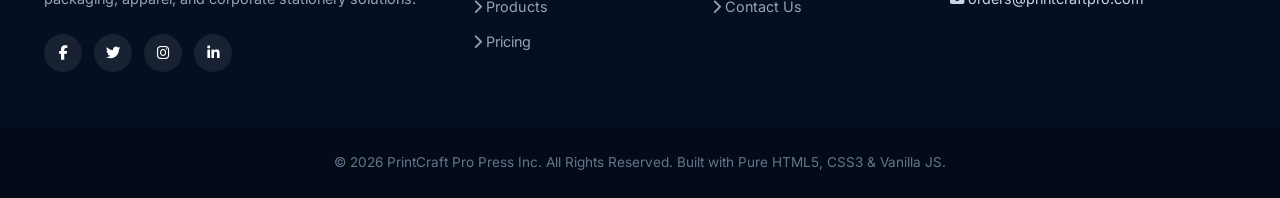
<file: testimonials.html>
<!DOCTYPE html>
<html lang="en">
<head>
  <meta charset="UTF-8">
  <meta name="viewport" content="width=device-width, initial-scale=1.0">
  <meta name="description" content="Read customer reviews and client testimonials for PrintCraft Pro commercial offset, digital, packaging, and banner printing services.">
  <title>Customer Testimonials &amp; Reviews | PrintCraft Pro</title>
  <link rel="stylesheet" href="https://cdnjs.cloudflare.com/ajax/libs/font-awesome/6.4.0/css/all.min.css">
  <link rel="stylesheet" href="css/style.css">
</head>
<body>

  <!-- Top Bar -->
  <div class="top-bar">
    <div class="container top-bar-content">
      <div class="top-bar-info">
        <span><i class="fas fa-phone-alt"></i> +1 (800) 555-PRINT</span>
        <span><i class="fas fa-envelope"></i> orders@printcraftpro.com</span>
        <span><i class="fas fa-clock"></i> Mon - Sat: 9:00 AM - 8:00 PM</span>
      </div>
      <div class="top-bar-links">
        <span><i class="fas fa-truck-fast"></i> Express 24-Hour Turnaround Available</span>
      </div>
    </div>
  </div>

  <!-- Header Navbar -->
  <header class="header">
    <div class="container navbar">
      <a href="index.html" class="logo">
        <div class="logo-icon"><i class="fas fa-print"></i></div>
        PrintCraft <span>Pro</span>
      </a>

      <button class="hamburger" aria-label="Toggle menu">
        <i class="fas fa-bars"></i>
      </button>

      <nav class="nav-menu">
        <a href="index.html" class="nav-link">Home</a>
        <a href="about.html" class="nav-link">About Us</a>
        <a href="services.html" class="nav-link">Services</a>
        <a href="products.html" class="nav-link">Products</a>
        <a href="gallery.html" class="nav-link">Gallery</a>
        <a href="pricing.html" class="nav-link">Pricing</a>
        <a href="testimonials.html" class="nav-link active">Testimonials</a>
        <a href="faq.html" class="nav-link">FAQ</a>
        <a href="blog.html" class="nav-link">Blog</a>
        <a href="contact.html" class="nav-link">Contact</a>
      </nav>

      <div class="header-cta">
        <a href="pricing.html" class="btn btn-accent btn-sm"><i class="fas fa-calculator"></i> Get a Quote</a>
      </div>
    </div>
  </header>

  <!-- Page Banner -->
  <section class="page-banner">
    <div class="container">
      <h1>Customer Reviews &amp; Testimonials</h1>
      <div class="breadcrumbs">
        <a href="index.html">Home</a>
        <span>/</span>
        <span>Testimonials</span>
      </div>
    </div>
  </section>

  <!-- Customer Reviews Grid & Slider -->
  <section class="section-padding">
    <div class="container">
      <div class="section-title-wrap">
        <span class="sub-badge">Client Satisfaction</span>
        <h2 class="section-title">What Our Clients Say About PrintCraft Pro</h2>
        <p class="section-desc">Authentic feedback from business owners, marketing managers, and event planners.</p>
      </div>

      <!-- Multiple Review Cards -->
      <div class="grid-3" style="margin-bottom: 3.5rem;">
        <!-- Card 1 -->
        <div class="testimonial-card fade-in">
          <div>
            <div class="stars"><i class="fas fa-star"></i><i class="fas fa-star"></i><i class="fas fa-star"></i><i class="fas fa-star"></i><i class="fas fa-star"></i></div>
            <p class="testimonial-text">"PrintCraft Pro handled our 50,000 corporate annual report catalog run. The Heidelberg offset color accuracy was spot on and they delivered 2 days ahead of schedule!"</p>
          </div>
          <div class="testimonial-user">
            <div class="user-avatar" style="background: var(--primary);">SL</div>
            <div class="user-details">
              <h5>Sarah Lindqvist</h5>
              <span>VP of Marketing, Apex Global</span>
            </div>
          </div>
        </div>

        <!-- Card 2 -->
        <div class="testimonial-card fade-in">
          <div>
            <div class="stars"><i class="fas fa-star"></i><i class="fas fa-star"></i><i class="fas fa-star"></i><i class="fas fa-star"></i><i class="fas fa-star"></i></div>
            <p class="testimonial-text">"Our custom retail product boxes with gold foil embossing look like they belong in a luxury department store. Outstanding craftsmanship and attention to detail."</p>
          </div>
          <div class="testimonial-user">
            <div class="user-avatar" style="background: var(--accent);">MV</div>
            <div class="user-details">
              <h5>Marcus Vance</h5>
              <span>Founder, Lumina Organics</span>
            </div>
          </div>
        </div>

        <!-- Card 3 -->
        <div class="testimonial-card fade-in">
          <div>
            <div class="stars"><i class="fas fa-star"></i><i class="fas fa-star"></i><i class="fas fa-star"></i><i class="fas fa-star"></i><i class="fas fa-star"></i></div>
            <p class="testimonial-text">"We needed 10 outdoor vinyl display banners for a sudden trade show expo in less than 24 hours. PrintCraft Pro delivered crisp 13oz grommeted banners overnight!"</p>
          </div>
          <div class="testimonial-user">
            <div class="user-avatar" style="background: #10B981;">DK</div>
            <div class="user-details">
              <h5>David Kim</h5>
              <span>Event Director, TechHorizon Expo</span>
            </div>
          </div>
        </div>

        <!-- Card 4 -->
        <div class="testimonial-card fade-in">
          <div>
            <div class="stars"><i class="fas fa-star"></i><i class="fas fa-star"></i><i class="fas fa-star"></i><i class="fas fa-star"></i><i class="fas fa-star"></i></div>
            <p class="testimonial-text">"The executive 350gsm Silk business cards with Spot UV finish get compliments every time I hand one out at corporate networking meetings."</p>
          </div>
          <div class="testimonial-user">
            <div class="user-avatar" style="background: #8B5CF6;">JH</div>
            <div class="user-details">
              <h5>Jennifer Harper</h5>
              <span>Managing Director, Nexus Retail</span>
            </div>
          </div>
        </div>

        <!-- Card 5 -->
        <div class="testimonial-card fade-in">
          <div>
            <div class="stars"><i class="fas fa-star"></i><i class="fas fa-star"></i><i class="fas fa-star"></i><i class="fas fa-star"></i><i class="fas fa-star"></i></div>
            <p class="testimonial-text">"Free prepress PDF checks saved us from a costly bleed error before sending 10,000 tri-fold brochures to press. Excellent customer care!"</p>
          </div>
          <div class="testimonial-user">
            <div class="user-avatar" style="background: #F59E0B;">AR</div>
            <div class="user-details">
              <h5>Alan Reynolds</h5>
              <span>Operations Head, Regal Hospitality</span>
            </div>
          </div>
        </div>

        <!-- Card 6 -->
        <div class="testimonial-card fade-in">
          <div>
            <div class="stars"><i class="fas fa-star"></i><i class="fas fa-star"></i><i class="fas fa-star"></i><i class="fas fa-star"></i><i class="fas fa-star"></i></div>
            <p class="testimonial-text">"Fast delivery, transparent online pricing, and crisp letterheads. PrintCraft Pro is now our sole commercial printing vendor for all 5 branch offices."</p>
          </div>
          <div class="testimonial-user">
            <div class="user-avatar" style="background: #EC4899;">CP</div>
            <div class="user-details">
              <h5>Claire Patel</h5>
              <span>Brand Manager, Solis Tech</span>
            </div>
          </div>
        </div>
      </div>
    </div>
  </section>

  <!-- Footer -->
  <footer class="footer">
    <div class="container">
      <div class="footer-grid">
        <div class="footer-about">
          <a href="index.html" class="logo" style="color: #FFF;">
            <div class="logo-icon"><i class="fas fa-print"></i></div>
            PrintCraft <span>Pro</span>
          </a>
          <p>PrintCraft Pro is your premier commercial printing partner, delivering offset, digital, large format, packaging, apparel, and corporate stationery solutions.</p>
          <div class="social-links">
            <a href="#" class="social-icon" aria-label="Facebook"><i class="fab fa-facebook-f"></i></a>
            <a href="#" class="social-icon" aria-label="Twitter"><i class="fab fa-twitter"></i></a>
            <a href="#" class="social-icon" aria-label="Instagram"><i class="fab fa-instagram"></i></a>
            <a href="#" class="social-icon" aria-label="LinkedIn"><i class="fab fa-linkedin-in"></i></a>
          </div>
        </div>
        <div class="footer-col">
          <h4>Quick Links</h4>
          <ul class="footer-links">
            <li><a href="about.html"><i class="fas fa-chevron-right"></i> About Us</a></li>
            <li><a href="services.html"><i class="fas fa-chevron-right"></i> Services</a></li>
            <li><a href="products.html"><i class="fas fa-chevron-right"></i> Products</a></li>
            <li><a href="pricing.html"><i class="fas fa-chevron-right"></i> Pricing</a></li>
          </ul>
        </div>
        <div class="footer-col">
          <h4>Resources</h4>
          <ul class="footer-links">
            <li><a href="gallery.html"><i class="fas fa-chevron-right"></i> Gallery</a></li>
            <li><a href="faq.html"><i class="fas fa-chevron-right"></i> FAQ</a></li>
            <li><a href="contact.html"><i class="fas fa-chevron-right"></i> Contact Us</a></li>
          </ul>
        </div>
        <div class="footer-col">
          <h4>Contact Information</h4>
          <p style="color: #CBD5E1;"><i class="fas fa-map-marker-alt"></i> 100 Industrial Press Way, NY 10001</p>
          <p style="color: #CBD5E1; margin-top: 0.5rem;"><i class="fas fa-phone-alt"></i> +1 (800) 555-PRINT</p>
          <p style="color: #CBD5E1; margin-top: 0.5rem;"><i class="fas fa-envelope"></i> orders@printcraftpro.com</p>
        </div>
      </div>
    </div>
    <div class="footer-bottom">
      <div class="container">
        <p>&copy; 2026 PrintCraft Pro Press Inc. All Rights Reserved. Built with Pure HTML5, CSS3 &amp; Vanilla JS.</p>
      </div>
    </div>
  </footer>

  <button class="back-to-top" aria-label="Back to top"><i class="fas fa-arrow-up"></i></button>
  <script src="js/main.js"></script>
</body>
</html>
</file>
<file: css/style.css>
/* 
==========================================================================
  PrintCraft Pro - Master Design System & Stylesheet
==========================================================================
  Primary Color: Dark Blue (#0B3D91)
  Accent Color: Red (#D62828)
  Background Light: Off-White (#F5F5F5 / #F8FAFC)
  Text Main: Slate (#0F172A / #1E293B)
  Code Architecture: CSS3 Custom Properties, Responsive Grid, Utility Classes
==========================================================================
*/

@import url('https://fonts.googleapis.com/css2?family=Inter:wght@300;400;500;600;700&family=Montserrat:wght@500;600;700;800;900&display=swap');

:root {
  /* Color Palette Tokens */
  --primary: #0B3D91;
  --primary-dark: #072861;
  --primary-light: #1E50A2;
  --accent: #D62828;
  --accent-hover: #B71C1C;
  --accent-light: #FFEDED;
  
  --bg-light: #F5F5F5;
  --bg-card: #FFFFFF;
  --bg-dark: #061A3A;
  --bg-darker: #040F22;
  
  --text-main: #0F172A;
  --text-muted: #64748B;
  --text-light: #F8FAFC;
  --text-white: #FFFFFF;
  
  --border-color: #E2E8F0;
  --border-focus: #0B3D91;

  --success-bg: #D1FAE5;
  --success-text: #065F46;
  --success-border: #A7F3D0;
  
  /* Typography Tokens */
  --font-heading: 'Montserrat', -apple-system, BlinkMacSystemFont, sans-serif;
  --font-body: 'Inter', -apple-system, BlinkMacSystemFont, sans-serif;
  
  /* Elevation & Shadows */
  --shadow-sm: 0 2px 4px rgba(11, 61, 145, 0.05);
  --shadow-md: 0 8px 16px rgba(11, 61, 145, 0.08);
  --shadow-lg: 0 16px 32px rgba(11, 61, 145, 0.12);
  --shadow-hover: 0 20px 40px rgba(11, 61, 145, 0.18);

  /* Border Radius Tokens */
  --radius-sm: 6px;
  --radius-md: 12px;
  --radius-lg: 20px;
  --radius-pill: 50px;
  
  /* Transitions */
  --transition-fast: all 0.2s cubic-bezier(0.4, 0, 0.2, 1);
  --transition-normal: all 0.3s cubic-bezier(0.4, 0, 0.2, 1);
}

/* ==========================================================================
   Reset & Base Styles
   ========================================================================== */
*, *::before, *::after {
  box-sizing: border-box;
  margin: 0;
  padding: 0;
}

html {
  scroll-behavior: smooth;
  font-size: 16px;
  overflow-x: hidden;
  max-width: 100%;
}

body {
  font-family: var(--font-body);
  color: var(--text-main);
  background-color: #FFFFFF;
  line-height: 1.6;
  overflow-x: hidden;
  max-width: 100%;
  position: relative;
  -webkit-font-smoothing: antialiased;
}

body.no-scroll {
  overflow: hidden;
  height: 100vh;
  height: 100dvh;
}

h1, h2, h3, h4, h5, h6 {
  font-family: var(--font-heading);
  color: var(--text-main);
  line-height: 1.25;
  font-weight: 700;
}

a {
  text-decoration: none;
  color: inherit;
  transition: var(--transition-fast);
}

img, svg, video, canvas, audio, iframe, embed, object {
  max-width: 100%;
  height: auto;
  display: block;
}

ul {
  list-style: none;
}

/* ==========================================================================
   Layout Containers & Section Utilities
   ========================================================================== */
.container {
  width: 100%;
  max-width: 1240px;
  margin: 0 auto;
  padding: 0 1.5rem;
}

.section-padding {
  padding: 5rem 0;
}

.section-padding-sm {
  padding: 3.5rem 0;
}

.bg-light {
  background-color: var(--bg-light);
}

.bg-dark {
  background-color: var(--bg-dark);
  color: var(--text-light);
}

.bg-darker {
  background-color: var(--bg-darker);
  color: var(--text-light);
}

.text-center {
  text-align: center;
}

.text-white {
  color: var(--text-white) !important;
}

.text-muted {
  color: var(--text-muted) !important;
}

.text-accent {
  color: var(--accent) !important;
}

.text-primary {
  color: var(--primary) !important;
}

.mt-1 { margin-top: 0.5rem; }
.mt-2 { margin-top: 1rem; }
.mt-3 { margin-top: 1.5rem; }
.mt-4 { margin-top: 2rem; }
.mt-5 { margin-top: 3rem; }

.mb-1 { margin-bottom: 0.5rem; }
.mb-2 { margin-bottom: 1rem; }
.mb-3 { margin-bottom: 1.5rem; }
.mb-4 { margin-bottom: 2rem; }

.w-100 { width: 100%; }

/* ==========================================================================
   Top Header Bar
   ========================================================================== */
.top-bar {
  background-color: var(--bg-darker);
  color: #CBD5E1;
  font-size: 0.875rem;
  padding: 0.5rem 0;
  border-bottom: 1px solid rgba(255, 255, 255, 0.1);
}

.top-bar-content {
  display: flex;
  justify-content: space-between;
  align-items: center;
}

.top-bar-info {
  display: flex;
  gap: 1.5rem;
}

.top-bar-info span {
  display: inline-flex;
  align-items: center;
  gap: 0.4rem;
}

.top-bar-info i {
  color: var(--accent);
}

.top-bar-links {
  display: flex;
  gap: 1rem;
}

.top-bar-links a:hover {
  color: #FFFFFF;
}

/* ==========================================================================
   Sticky Header & Navbar
   ========================================================================== */
.header {
  position: sticky;
  top: 0;
  z-index: 1000;
  background-color: #FFFFFF;
  box-shadow: var(--shadow-sm);
  transition: var(--transition-normal);
}

.header.scrolled {
  box-shadow: var(--shadow-md);
  padding: 0.2rem 0;
}

.navbar {
  display: flex;
  justify-content: space-between;
  align-items: center;
  height: 80px;
}

.logo {
  display: flex;
  align-items: center;
  gap: 0.6rem;
  font-family: var(--font-heading);
  font-weight: 900;
  font-size: 1.5rem;
  color: var(--primary);
  letter-spacing: -0.5px;
}

.logo-icon {
  width: 42px;
  height: 42px;
  background: linear-gradient(135deg, var(--primary), var(--accent));
  color: #FFFFFF;
  border-radius: 10px;
  display: flex;
  align-items: center;
  justify-content: center;
  font-size: 1.25rem;
  box-shadow: 0 4px 10px rgba(11, 61, 145, 0.25);
}

.logo span {
  color: var(--accent);
}

.nav-menu {
  display: flex;
  align-items: center;
  gap: 1.4rem;
}

.nav-link {
  font-family: var(--font-heading);
  font-weight: 600;
  font-size: 0.9rem;
  color: var(--text-main);
  position: relative;
  padding: 0.5rem 0;
}

.nav-link::after {
  content: '';
  position: absolute;
  bottom: 0;
  left: 0;
  width: 0;
  height: 3px;
  background-color: var(--accent);
  border-radius: 2px;
  transition: var(--transition-fast);
}

.nav-link:hover, .nav-link.active {
  color: var(--primary);
}

.nav-link:hover::after, .nav-link.active::after {
  width: 100%;
}

.header-cta {
  display: flex;
  align-items: center;
  gap: 1rem;
}

.hamburger {
  display: none;
  cursor: pointer;
  background: none;
  border: none;
  font-size: 1.5rem;
  color: var(--primary);
  padding: 0.5rem;
}

/* ==========================================================================
   Buttons System
   ========================================================================== */
.btn {
  display: inline-flex;
  align-items: center;
  justify-content: center;
  gap: 0.5rem;
  padding: 0.75rem 1.75rem;
  font-family: var(--font-heading);
  font-weight: 700;
  font-size: 0.95rem;
  border-radius: var(--radius-pill);
  cursor: pointer;
  transition: var(--transition-fast);
  border: 2px solid transparent;
  outline: none;
  white-space: nowrap;
}

.btn-primary {
  background-color: var(--primary);
  color: #FFFFFF;
  box-shadow: 0 4px 14px rgba(11, 61, 145, 0.3);
}

.btn-primary:hover {
  background-color: var(--primary-dark);
  transform: translateY(-2px);
  box-shadow: 0 6px 20px rgba(11, 61, 145, 0.4);
}

.btn-accent {
  background-color: var(--accent);
  color: #FFFFFF;
  box-shadow: 0 4px 14px rgba(214, 40, 40, 0.3);
}

.btn-accent:hover {
  background-color: var(--accent-hover);
  transform: translateY(-2px);
  box-shadow: 0 6px 20px rgba(214, 40, 40, 0.4);
}

.btn-outline {
  background-color: transparent;
  border-color: var(--primary);
  color: var(--primary);
}

.btn-outline:hover {
  background-color: var(--primary);
  color: #FFFFFF;
  transform: translateY(-2px);
}

.btn-outline-white {
  background-color: transparent;
  border-color: #FFFFFF;
  color: #FFFFFF;
}

.btn-outline-white:hover {
  background-color: #FFFFFF;
  color: var(--primary);
  transform: translateY(-2px);
}

.btn-white {
  background-color: #FFFFFF;
  color: var(--primary);
  box-shadow: 0 4px 14px rgba(0, 0, 0, 0.15);
}

.btn-white:hover {
  background-color: var(--bg-light);
  transform: translateY(-2px);
}

.btn-sm {
  padding: 0.5rem 1.25rem;
  font-size: 0.85rem;
}

.btn-lg {
  padding: 1rem 2.25rem;
  font-size: 1.05rem;
}

/* ==========================================================================
   Section Title Wrap
   ========================================================================== */
.section-title-wrap {
  text-align: center;
  max-width: 700px;
  margin: 0 auto 3.5rem auto;
}

.sub-badge {
  display: inline-block;
  padding: 0.35rem 1rem;
  background-color: var(--accent-light);
  color: var(--accent);
  font-family: var(--font-heading);
  font-weight: 700;
  font-size: 0.85rem;
  border-radius: var(--radius-pill);
  text-transform: uppercase;
  letter-spacing: 1px;
  margin-bottom: 0.75rem;
}

.sub-badge-dark {
  background-color: rgba(255, 255, 255, 0.1);
  color: #FFFFFF;
}

.section-title {
  font-size: 2.25rem;
  margin-bottom: 1rem;
}

.section-desc {
  color: var(--text-muted);
  font-size: 1.05rem;
}

/* ==========================================================================
   Hero Section
   ========================================================================== */
.hero {
  position: relative;
  background: linear-gradient(135deg, rgba(6, 26, 58, 0.92) 0%, rgba(11, 61, 145, 0.88) 100%), url('../images/hero-print-press.png');
  background-size: cover;
  background-position: center;
  color: #FFFFFF;
  padding: 6rem 0;
  overflow: hidden;
}

.hero-grid {
  display: grid;
  grid-template-columns: 1.2fr 0.8fr;
  gap: 3rem;
  align-items: center;
}

.hero-content h1 {
  font-size: 3.25rem;
  color: #FFFFFF;
  margin-bottom: 1.25rem;
  line-height: 1.15;
}

.hero-content h1 span {
  color: #FF6B6B;
  background: linear-gradient(120deg, #FF6B6B, #FFD166);
  -webkit-background-clip: text;
  -webkit-text-fill-color: transparent;
}

.hero-subtitle {
  font-size: 1.2rem;
  color: #E2E8F0;
  margin-bottom: 2rem;
  max-width: 600px;
  line-height: 1.6;
}

.hero-actions {
  display: flex;
  gap: 1.25rem;
  flex-wrap: wrap;
  margin-bottom: 3rem;
}

.hero-features {
  display: flex;
  gap: 2rem;
  border-top: 1px solid rgba(255, 255, 255, 0.15);
  padding-top: 2rem;
}

.hero-feature-item {
  display: flex;
  align-items: center;
  gap: 0.75rem;
}

.hero-feature-icon {
  width: 44px;
  height: 44px;
  background: rgba(255, 255, 255, 0.15);
  backdrop-filter: blur(10px);
  border-radius: 50%;
  display: flex;
  align-items: center;
  justify-content: center;
  color: #FFD166;
  font-size: 1.2rem;
}

.hero-feature-text h4 {
  color: #FFFFFF;
  font-size: 0.95rem;
}

.hero-feature-text p {
  color: #94A3B8;
  font-size: 0.8rem;
}

.hero-card-preview {
  position: relative;
  border-radius: var(--radius-lg);
  overflow: hidden;
  box-shadow: 0 25px 50px -12px rgba(0, 0, 0, 0.5);
  border: 4px solid rgba(255, 255, 255, 0.2);
}

.hero-card-preview img {
  width: 100%;
  height: 420px;
  object-fit: cover;
}

.floating-badge {
  position: absolute;
  bottom: 20px;
  left: 20px;
  background: rgba(255, 255, 255, 0.95);
  backdrop-filter: blur(10px);
  color: var(--text-main);
  padding: 1rem 1.5rem;
  border-radius: var(--radius-md);
  box-shadow: var(--shadow-lg);
  display: flex;
  align-items: center;
  gap: 1rem;
}

.badge-icon {
  font-size: 2rem;
  color: var(--accent);
}

.badge-info h5 {
  font-size: 1.1rem;
  font-weight: 800;
  color: var(--primary);
}

.badge-info p {
  font-size: 0.85rem;
  color: var(--text-muted);
}

/* ==========================================================================
   Grids & Cards
   ========================================================================== */
.grid-2 {
  display: grid;
  grid-template-columns: repeat(auto-fit, minmax(min(100%, 340px), 1fr));
  gap: 2rem;
}

.grid-3 {
  display: grid;
  grid-template-columns: repeat(auto-fit, minmax(min(100%, 300px), 1fr));
  gap: 2rem;
}

.grid-4 {
  display: grid;
  grid-template-columns: repeat(auto-fit, minmax(min(100%, 250px), 1fr));
  gap: 2rem;
}

.form-row {
  display: grid;
  grid-template-columns: 1fr 1fr;
  gap: 1rem;
}

.stats-grid {
  display: grid;
  grid-template-columns: repeat(auto-fit, minmax(min(100%, 220px), 1fr));
  gap: 2rem;
  text-align: center;
}

.stat-number {
  font-size: 3rem;
  font-family: var(--font-heading);
  font-weight: 900;
  line-height: 1.1;
  margin-bottom: 0.5rem;
}

.cta-heading {
  font-size: 2.75rem;
  color: #FFF;
  margin: 1rem 0;
  line-height: 1.2;
}

.cta-actions {
  display: flex;
  gap: 1rem;
  justify-content: center;
  flex-wrap: wrap;
}

.map-placeholder {
  background: var(--bg-dark);
  color: #FFF;
  border-radius: var(--radius-lg);
  overflow: hidden;
  box-shadow: var(--shadow-md);
  position: relative;
  min-height: 350px;
  display: flex;
  align-items: center;
  justify-content: center;
  text-align: center;
  padding: 2.5rem 1.5rem;
}

.card {
  background: var(--bg-card);
  border-radius: var(--radius-md);
  padding: 2rem;
  box-shadow: var(--shadow-sm);
  border: 1px solid var(--border-color);
  transition: var(--transition-normal);
  position: relative;
  overflow: hidden;
}

.card:hover {
  transform: translateY(-8px);
  box-shadow: var(--shadow-hover);
  border-color: var(--primary-light);
}

.feature-card .card-icon {
  width: 64px;
  height: 64px;
  background: var(--accent-light);
  color: var(--accent);
  border-radius: var(--radius-md);
  display: flex;
  align-items: center;
  justify-content: center;
  font-size: 1.75rem;
  margin-bottom: 1.5rem;
  transition: var(--transition-normal);
}

.feature-card:hover .card-icon {
  background: var(--primary);
  color: #FFFFFF;
  transform: scale(1.08) rotate(3deg);
}

.card h3 {
  font-size: 1.35rem;
  margin-bottom: 0.75rem;
  color: var(--primary);
}

.card p {
  color: var(--text-muted);
  font-size: 0.95rem;
  line-height: 1.6;
}

/* ==========================================================================
   Product Cards
   ========================================================================== */
.product-card {
  border-radius: var(--radius-md);
  overflow: hidden;
  background: var(--bg-card);
  border: 1px solid var(--border-color);
  box-shadow: var(--shadow-sm);
  transition: var(--transition-normal);
}

.product-card:hover {
  transform: translateY(-8px);
  box-shadow: var(--shadow-hover);
}

.product-img {
  position: relative;
  height: 220px;
  overflow: hidden;
}

.product-img img {
  width: 100%;
  height: 100%;
  object-fit: cover;
  transition: var(--transition-normal);
}

.product-card:hover .product-img img {
  transform: scale(1.08);
}

.product-tag {
  position: absolute;
  top: 15px;
  right: 15px;
  background: var(--accent);
  color: #FFFFFF;
  font-size: 0.75rem;
  font-weight: 700;
  padding: 0.25rem 0.75rem;
  border-radius: var(--radius-pill);
  text-transform: uppercase;
}

.product-body {
  padding: 1.5rem;
}

.product-body h3 {
  font-size: 1.25rem;
  margin-bottom: 0.5rem;
  color: var(--primary);
}

.product-body p {
  font-size: 0.9rem;
  color: var(--text-muted);
  margin-bottom: 1.25rem;
}

.product-meta {
  display: flex;
  justify-content: space-between;
  align-items: center;
  padding-top: 1rem;
  border-top: 1px solid var(--border-color);
}

.product-price {
  font-family: var(--font-heading);
  font-weight: 800;
  color: var(--primary);
  font-size: 1.1rem;
}

.product-price small {
  font-size: 0.8rem;
  color: var(--text-muted);
  font-weight: 400;
}

/* ==========================================================================
   Workflow Steps
   ========================================================================== */
.workflow-grid {
  display: grid;
  grid-template-columns: repeat(auto-fit, minmax(min(100%, 200px), 1fr));
  gap: 1.5rem;
  position: relative;
}

.step-card {
  text-align: center;
  padding: 2.5rem 1.5rem;
  background: var(--bg-card);
  border-radius: var(--radius-md);
  border: 1px solid var(--border-color);
  box-shadow: var(--shadow-sm);
  position: relative;
}

.step-number {
  width: 50px;
  height: 50px;
  background: var(--primary);
  color: #FFFFFF;
  border-radius: 50%;
  font-family: var(--font-heading);
  font-weight: 800;
  font-size: 1.25rem;
  display: flex;
  align-items: center;
  justify-content: center;
  margin: 0 auto 1.5rem auto;
  box-shadow: 0 4px 12px rgba(11, 61, 145, 0.3);
}

.step-card h4 {
  font-size: 1.2rem;
  margin-bottom: 0.75rem;
  color: var(--primary);
}

.step-card p {
  font-size: 0.9rem;
  color: var(--text-muted);
}

/* ==========================================================================
   Pricing Cards & Instant Calculator
   ========================================================================== */
.pricing-card {
  background: var(--bg-card);
  border-radius: var(--radius-lg);
  padding: 2.5rem;
  border: 1px solid var(--border-color);
  box-shadow: var(--shadow-sm);
  transition: var(--transition-normal);
  position: relative;
}

.pricing-card.featured {
  border: 2px solid var(--primary);
  transform: scale(1.03);
  box-shadow: var(--shadow-lg);
}

.featured-badge {
  position: absolute;
  top: -15px;
  left: 50%;
  transform: translateX(-50%);
  background: var(--accent);
  color: #FFFFFF;
  font-size: 0.8rem;
  font-weight: 700;
  padding: 0.3rem 1.2rem;
  border-radius: var(--radius-pill);
  text-transform: uppercase;
}

.pricing-header h3 {
  font-size: 1.5rem;
  margin-bottom: 0.5rem;
}

.pricing-price {
  font-size: 2.5rem;
  font-family: var(--font-heading);
  font-weight: 900;
  color: var(--primary);
  margin: 1.5rem 0;
}

.pricing-price span {
  font-size: 1rem;
  color: var(--text-muted);
  font-weight: 500;
}

.pricing-features {
  margin-bottom: 2rem;
}

.pricing-features li {
  display: flex;
  align-items: center;
  gap: 0.75rem;
  margin-bottom: 0.75rem;
  color: var(--text-main);
  font-size: 0.95rem;
}

.pricing-features i {
  color: #10B981;
}

.calculator-box {
  background: var(--bg-card);
  border-radius: var(--radius-lg);
  padding: 2.5rem;
  box-shadow: var(--shadow-lg);
  border: 1px solid var(--border-color);
}

.calc-grid {
  display: grid;
  grid-template-columns: 1fr 1fr;
  gap: 1.5rem;
}

.form-group {
  margin-bottom: 1.25rem;
}

.form-group label {
  display: block;
  font-family: var(--font-heading);
  font-weight: 600;
  font-size: 0.9rem;
  margin-bottom: 0.5rem;
  color: var(--text-main);
}

.form-control {
  width: 100%;
  padding: 0.85rem 1.2rem;
  border: 1.5px solid var(--border-color);
  border-radius: var(--radius-sm);
  font-family: var(--font-body);
  font-size: 0.95rem;
  transition: var(--transition-fast);
  background-color: #FFFFFF;
}

.form-control:focus {
  outline: none;
  border-color: var(--primary);
  box-shadow: 0 0 0 4px rgba(11, 61, 145, 0.1);
}

.calc-result-box {
  background: linear-gradient(135deg, var(--primary), var(--primary-dark));
  color: #FFFFFF;
  border-radius: var(--radius-md);
  padding: 2rem;
  display: flex;
  flex-direction: column;
  justify-content: space-between;
  text-align: center;
}

.calc-total-label {
  font-size: 0.9rem;
  text-transform: uppercase;
  letter-spacing: 1px;
  color: #94A3B8;
}

.calc-total-amount {
  font-family: var(--font-heading);
  font-weight: 900;
  font-size: 3rem;
  color: #FFFFFF;
  margin: 1rem 0;
}

/* ==========================================================================
   Gallery & Lightbox
   ========================================================================== */
.gallery-filters {
  display: flex;
  justify-content: center;
  gap: 0.75rem;
  flex-wrap: wrap;
  margin-bottom: 3rem;
}

.filter-btn {
  padding: 0.6rem 1.5rem;
  background: var(--bg-light);
  border: 1px solid var(--border-color);
  border-radius: var(--radius-pill);
  font-family: var(--font-heading);
  font-weight: 600;
  font-size: 0.9rem;
  cursor: pointer;
  transition: var(--transition-fast);
}

.filter-btn:hover, .filter-btn.active {
  background: var(--primary);
  color: #FFFFFF;
  border-color: var(--primary);
}

.gallery-grid {
  display: grid;
  grid-template-columns: repeat(auto-fill, minmax(min(100%, 280px), 1fr));
  gap: 1.5rem;
}

.gallery-item {
  position: relative;
  border-radius: var(--radius-md);
  overflow: hidden;
  height: 260px;
  cursor: pointer;
  box-shadow: var(--shadow-sm);
}

.gallery-item img {
  width: 100%;
  height: 100%;
  object-fit: cover;
  transition: var(--transition-normal);
}

.gallery-overlay {
  position: absolute;
  inset: 0;
  background: linear-gradient(to top, rgba(6, 26, 58, 0.9), rgba(6, 26, 58, 0.2));
  opacity: 0;
  display: flex;
  flex-direction: column;
  justify-content: flex-end;
  padding: 1.5rem;
  transition: var(--transition-normal);
  color: #FFFFFF;
}

.gallery-item:hover img {
  transform: scale(1.1);
}

.gallery-item:hover .gallery-overlay {
  opacity: 1;
}

.gallery-overlay h4 {
  color: #FFFFFF;
  font-size: 1.15rem;
  margin-bottom: 0.25rem;
}

.gallery-overlay p {
  color: #CBD5E1;
  font-size: 0.85rem;
}

.modal-overlay {
  position: fixed;
  inset: 0;
  background: rgba(4, 15, 34, 0.85);
  backdrop-filter: blur(8px);
  z-index: 2000;
  display: none;
  align-items: center;
  justify-content: center;
  padding: 1.5rem;
  opacity: 0;
  transition: opacity 0.3s ease;
}

.modal-overlay.active {
  display: flex;
  opacity: 1;
}

.modal-content {
  background: #FFFFFF;
  border-radius: var(--radius-lg);
  max-width: 800px;
  width: 100%;
  max-height: 90vh;
  max-height: 90dvh;
  overflow-y: auto;
  -webkit-overflow-scrolling: touch;
  position: relative;
  box-shadow: 0 25px 50px -12px rgba(0, 0, 0, 0.5);
  animation: modalPop 0.3s ease-out;
}

@keyframes modalPop {
  from { transform: scale(0.9); opacity: 0; }
  to { transform: scale(1); opacity: 1; }
}

.modal-close {
  position: absolute;
  top: 15px;
  right: 15px;
  width: 36px;
  height: 36px;
  background: rgba(0, 0, 0, 0.5);
  color: #FFFFFF;
  border-radius: 50%;
  display: flex;
  align-items: center;
  justify-content: center;
  cursor: pointer;
  border: none;
  font-size: 1.2rem;
  z-index: 10;
  transition: var(--transition-fast);
}

.modal-close:hover {
  background: var(--accent);
}

/* ==========================================================================
   FAQ Accordion
   ========================================================================== */
.faq-search-wrap {
  max-width: 600px;
  margin: 0 auto 3rem auto;
}

.faq-container {
  max-width: 850px;
  margin: 0 auto;
}

.faq-item {
  background: var(--bg-card);
  border: 1px solid var(--border-color);
  border-radius: var(--radius-md);
  margin-bottom: 1rem;
  overflow: hidden;
  transition: var(--transition-fast);
}

.faq-header {
  padding: 1.25rem 1.5rem;
  display: flex;
  justify-content: space-between;
  align-items: center;
  cursor: pointer;
  font-family: var(--font-heading);
  font-weight: 700;
  font-size: 1.05rem;
  color: var(--primary);
  user-select: none;
}

.faq-header i {
  transition: transform 0.3s ease;
  color: var(--accent);
}

.faq-item.active .faq-header i {
  transform: rotate(180deg);
}

.faq-body {
  max-height: 0;
  overflow: hidden;
  transition: max-height 0.3s cubic-bezier(0, 1, 0, 1);
  padding: 0 1.5rem;
  color: var(--text-muted);
  font-size: 0.95rem;
  line-height: 1.7;
}

.faq-item.active .faq-body {
  max-height: 1000px;
  padding: 0 1.5rem 1.5rem 1.5rem;
  transition: max-height 0.5s ease-in-out;
}

/* ==========================================================================
   Testimonial Cards & User Avatars
   ========================================================================== */
.testimonial-card {
  background: var(--bg-card);
  border-radius: var(--radius-lg);
  padding: 2rem;
  border: 1px solid var(--border-color);
  box-shadow: var(--shadow-sm);
  display: flex;
  flex-direction: column;
  justify-content: space-between;
  height: 100%;
}

.stars {
  color: #F59E0B;
  font-size: 1.1rem;
  margin-bottom: 1rem;
}

.testimonial-text {
  font-size: 0.95rem;
  color: var(--text-main);
  font-style: italic;
  margin-bottom: 1.5rem;
  line-height: 1.6;
}

.testimonial-user {
  display: flex;
  align-items: center;
  gap: 1rem;
}

.user-avatar {
  width: 50px;
  height: 50px;
  border-radius: 50%;
  background: var(--primary-light);
  color: #FFFFFF;
  display: flex;
  align-items: center;
  justify-content: center;
  font-weight: 700;
  font-size: 1.1rem;
}

.user-details h5 {
  font-size: 1rem;
  color: var(--primary);
}

.user-details span {
  font-size: 0.8rem;
  color: var(--text-muted);
}

/* ==========================================================================
   Blog Cards
   ========================================================================== */
.blog-card {
  background: var(--bg-card);
  border-radius: var(--radius-md);
  border: 1px solid var(--border-color);
  overflow: hidden;
  box-shadow: var(--shadow-sm);
  transition: var(--transition-normal);
  display: flex;
  flex-direction: column;
}

.blog-card:hover {
  transform: translateY(-8px);
  box-shadow: var(--shadow-hover);
}

.blog-img {
  height: 200px;
  overflow: hidden;
  position: relative;
}

.blog-img img {
  width: 100%;
  height: 100%;
  object-fit: cover;
}

.blog-category {
  position: absolute;
  bottom: 15px;
  left: 15px;
  background: var(--primary);
  color: #FFFFFF;
  font-size: 0.75rem;
  font-weight: 700;
  padding: 0.25rem 0.75rem;
  border-radius: var(--radius-pill);
}

.blog-content {
  padding: 1.5rem;
  display: flex;
  flex-direction: column;
  flex-grow: 1;
}

.blog-date {
  font-size: 0.8rem;
  color: var(--text-muted);
  margin-bottom: 0.5rem;
}

.blog-title {
  font-size: 1.2rem;
  margin-bottom: 0.75rem;
  color: var(--primary);
}

.blog-title:hover {
  color: var(--accent);
}

.blog-excerpt {
  font-size: 0.9rem;
  color: var(--text-muted);
  margin-bottom: 1.25rem;
  flex-grow: 1;
}

/* ==========================================================================
   Contact Page Layout & Dropzone
   ========================================================================== */
.contact-grid {
  display: grid;
  grid-template-columns: 1fr 1.5fr;
  gap: 3rem;
}

.contact-info-box {
  background: var(--bg-dark);
  color: #FFFFFF;
  border-radius: var(--radius-lg);
  padding: 3rem 2rem;
  display: flex;
  flex-direction: column;
  justify-content: space-between;
}

.info-item {
  display: flex;
  align-items: flex-start;
  gap: 1.25rem;
  margin-bottom: 2rem;
}

.info-icon {
  width: 48px;
  height: 48px;
  background: rgba(255, 255, 255, 0.1);
  color: var(--accent);
  border-radius: var(--radius-md);
  display: flex;
  align-items: center;
  justify-content: center;
  font-size: 1.35rem;
  flex-shrink: 0;
}

.info-text h4 {
  color: #FFFFFF;
  font-size: 1.05rem;
  margin-bottom: 0.35rem;
}

.info-text p {
  color: #CBD5E1;
  font-size: 0.9rem;
}

.dropzone {
  border: 2px dashed var(--border-color);
  border-radius: var(--radius-md);
  padding: 2rem;
  text-align: center;
  cursor: pointer;
  transition: var(--transition-fast);
  background: var(--bg-light);
}

.dropzone:hover, .dropzone.dragover {
  border-color: var(--primary);
  background: rgba(11, 61, 145, 0.05);
}

.dropzone i {
  font-size: 2.5rem;
  color: var(--primary);
  margin-bottom: 0.5rem;
}

/* ==========================================================================
   Page Banner
   ========================================================================== */
.page-banner {
  background: linear-gradient(135deg, var(--bg-darker), var(--primary-dark));
  color: #FFFFFF;
  padding: 4.5rem 0 3.5rem 0;
  text-align: center;
}

.page-banner h1 {
  color: #FFFFFF;
  font-size: 2.75rem;
  margin-bottom: 0.75rem;
}

.breadcrumbs {
  display: flex;
  justify-content: center;
  gap: 0.5rem;
  font-size: 0.9rem;
  color: #CBD5E1;
}

.breadcrumbs a:hover {
  color: #FFFFFF;
}

/* ==========================================================================
   Footer
   ========================================================================== */
.footer {
  background-color: var(--bg-darker);
  color: #94A3B8;
  padding-top: 4.5rem;
  font-size: 0.9rem;
  border-top: 1px solid rgba(255, 255, 255, 0.05);
}

.footer-grid {
  display: grid;
  grid-template-columns: 2fr 1fr 1fr 1.5fr;
  gap: 3rem;
  margin-bottom: 3.5rem;
}

.footer-about p {
  margin: 1.25rem 0 1.5rem 0;
  color: #94A3B8;
  line-height: 1.6;
}

.social-links {
  display: flex;
  gap: 0.75rem;
}

.social-icon {
  width: 38px;
  height: 38px;
  background: rgba(255, 255, 255, 0.08);
  color: #FFFFFF;
  border-radius: 50%;
  display: flex;
  align-items: center;
  justify-content: center;
  transition: var(--transition-fast);
}

.social-icon:hover {
  background: var(--accent);
  transform: translateY(-3px);
}

.footer-col h4 {
  color: #FFFFFF;
  font-size: 1.1rem;
  margin-bottom: 1.5rem;
  position: relative;
}

.footer-col h4::after {
  content: '';
  position: absolute;
  bottom: -6px;
  left: 0;
  width: 30px;
  height: 2px;
  background-color: var(--accent);
}

.footer-links li {
  margin-bottom: 0.75rem;
}

.footer-links a {
  color: #94A3B8;
}

.footer-links a:hover {
  color: #FFFFFF;
  padding-left: 5px;
}

.footer-contact-info p {
  color: #CBD5E1;
  margin-bottom: 0.5rem;
}

.newsletter-form {
  display: flex;
  gap: 0.5rem;
  margin-top: 1rem;
}

.newsletter-form input {
  padding: 0.75rem 1rem;
  border-radius: var(--radius-pill);
  border: 1px solid rgba(255, 255, 255, 0.15);
  background: rgba(255, 255, 255, 0.05);
  color: #FFFFFF;
  width: 100%;
  font-size: 0.85rem;
}

.newsletter-form input:focus {
  outline: none;
  border-color: var(--accent);
}

.footer-bottom {
  background: rgba(0, 0, 0, 0.3);
  padding: 1.5rem 0;
  text-align: center;
  color: #64748B;
  font-size: 0.85rem;
}

/* ==========================================================================
   Back to Top Button
   ========================================================================== */
.back-to-top {
  position: fixed;
  bottom: 30px;
  right: 30px;
  width: 45px;
  height: 45px;
  background: var(--accent);
  color: #FFFFFF;
  border-radius: 50%;
  display: flex;
  align-items: center;
  justify-content: center;
  font-size: 1.2rem;
  cursor: pointer;
  opacity: 0;
  visibility: hidden;
  transition: var(--transition-normal);
  z-index: 999;
  border: none;
  box-shadow: 0 4px 14px rgba(214, 40, 40, 0.4);
}

.back-to-top.visible {
  opacity: 1;
  visibility: visible;
}

.back-to-top:hover {
  background: var(--accent-hover);
  transform: translateY(-4px);
}

/* ==========================================================================
   Scroll Animations
   ========================================================================== */
.fade-in {
  opacity: 0;
  transform: translateY(20px);
  transition: opacity 0.6s ease-out, transform 0.6s ease-out;
}

.fade-in.visible {
  opacity: 1;
  transform: translateY(0);
}

/* ==========================================================================
   Responsive Breakpoints & Mobile Optimization
   ========================================================================== */

/* Tablet & Smaller Laptops (<= 1024px) */
@media (max-width: 1024px) {
  .hero-grid {
    grid-template-columns: 1fr;
    text-align: center;
    gap: 2.5rem;
  }

  .hero-content h1 {
    font-size: 2.75rem;
  }

  .hero-subtitle {
    margin: 0 auto 2rem auto;
  }

  .hero-actions {
    justify-content: center;
  }

  .hero-features {
    justify-content: center;
    flex-wrap: wrap;
  }

  .hero-card-preview {
    max-width: 540px;
    margin: 0 auto;
  }

  .hero-card-preview img {
    height: 340px;
  }

  .footer-grid {
    grid-template-columns: 1.5fr 1fr 1fr;
    gap: 2.5rem;
  }

  .footer-col:last-child {
    grid-column: 1 / -1;
  }

  .calc-grid {
    grid-template-columns: 1fr;
  }

  .contact-grid {
    grid-template-columns: 1fr;
    gap: 2.5rem;
  }
}

/* Tablets Portrait & Large Mobile (<= 768px) */
@media (max-width: 768px) {
  html {
    font-size: 15px;
  }

  .container {
    padding: 0 1.25rem;
  }

  .section-padding {
    padding: 3.5rem 0;
  }

  .section-padding-sm {
    padding: 2.5rem 0;
  }

  .section-title-wrap {
    margin-bottom: 2.5rem;
  }

  .section-title {
    font-size: 1.85rem;
  }

  /* Top Bar */
  .top-bar-content {
    flex-direction: column;
    gap: 0.35rem;
    text-align: center;
  }

  .top-bar-info {
    justify-content: center;
    gap: 1rem;
    font-size: 0.8rem;
  }

  .top-bar-info span:nth-child(2),
  .top-bar-info span:nth-child(3) {
    display: none;
  }

  .top-bar-links {
    font-size: 0.8rem;
    justify-content: center;
  }

  /* Header & Navigation */
  .navbar {
    height: 70px;
  }

  .logo {
    font-size: 1.35rem;
  }

  .logo-icon {
    width: 38px;
    height: 38px;
    font-size: 1.1rem;
  }

  .hamburger {
    display: flex;
    align-items: center;
    justify-content: center;
    width: 44px;
    height: 44px;
    font-size: 1.5rem;
  }

  .header-cta {
    display: none;
  }

  .nav-menu {
    position: fixed;
    top: 70px;
    left: -100%;
    width: 100%;
    height: calc(100vh - 70px);
    height: calc(100dvh - 70px);
    background-color: #FFFFFF;
    flex-direction: column;
    align-items: stretch;
    padding: 1.75rem 1.5rem 3rem 1.5rem;
    gap: 0;
    transition: left 0.3s cubic-bezier(0.4, 0, 0.2, 1);
    box-shadow: 0 10px 25px rgba(0, 0, 0, 0.15);
    overflow-y: auto;
    -webkit-overflow-scrolling: touch;
    z-index: 999;
  }

  .nav-menu.active {
    left: 0;
  }

  .nav-link {
    padding: 0.85rem 0;
    font-size: 1.05rem;
    border-bottom: 1px solid var(--border-color);
    width: 100%;
    display: flex;
    align-items: center;
    justify-content: space-between;
  }

  .nav-link::after {
    display: none;
  }

  .nav-link.active {
    color: var(--accent);
    font-weight: 700;
  }

  .nav-menu-cta {
    margin-top: 1.5rem;
    padding-top: 1rem;
  }

  .nav-menu-cta .btn {
    width: 100%;
    text-align: center;
    padding: 0.85rem;
  }

  /* Hero Section */
  .hero {
    padding: 3.5rem 0;
  }

  .hero-content h1 {
    font-size: 2.15rem;
  }

  .hero-subtitle {
    font-size: 1.05rem;
  }

  .hero-features {
    flex-direction: column;
    gap: 1rem;
    align-items: center;
  }

  .hero-feature-item {
    width: 100%;
    max-width: 320px;
    text-align: left;
  }

  .hero-card-preview {
    max-width: 100%;
    margin: 2rem auto 0 auto;
  }

  .hero-card-preview img {
    height: 260px;
  }

  .floating-badge {
    bottom: 12px;
    left: 12px;
    padding: 0.6rem 1rem;
  }

  .badge-icon {
    font-size: 1.5rem;
  }

  .badge-info h5 {
    font-size: 0.95rem;
  }

  .badge-info p {
    font-size: 0.75rem;
  }

  /* Grids Collapse */
  .grid-2,
  .grid-3,
  .grid-4 {
    grid-template-columns: 1fr;
    gap: 1.5rem;
  }

  .card {
    padding: 1.5rem;
  }

  .pricing-card {
    padding: 2rem 1.5rem;
  }

  .pricing-card.featured {
    transform: none !important;
  }

  .calculator-box {
    padding: 1.75rem 1.25rem;
  }

  .calc-total-amount {
    font-size: 2.5rem;
  }

  .page-banner {
    padding: 3rem 0 2.25rem 0;
  }

  .page-banner h1 {
    font-size: 2rem;
  }

  .contact-info-box {
    padding: 2rem 1.5rem;
  }

  .cta-heading {
    font-size: 2rem;
  }

  .footer-grid {
    grid-template-columns: 1fr;
    gap: 2rem;
  }

  .newsletter-form {
    flex-direction: column;
  }

  .newsletter-form button {
    width: 100%;
    padding: 0.75rem;
  }

  /* Modal Dialog */
  .modal-overlay {
    padding: 1rem;
  }

  .modal-content {
    max-height: 85vh;
    max-height: 85dvh;
    overflow-y: auto;
    -webkit-overflow-scrolling: touch;
  }
}

/* Standard Mobile Devices (<= 576px) */
@media (max-width: 576px) {
  html {
    font-size: 14.5px;
  }

  .container {
    padding: 0 1rem;
  }

  .section-padding {
    padding: 3rem 0;
  }

  .section-padding-sm {
    padding: 2rem 0;
  }

  .section-title {
    font-size: 1.65rem;
  }

  .section-desc {
    font-size: 0.95rem;
  }

  .hero-content h1 {
    font-size: 1.85rem;
  }

  .hero-actions {
    flex-direction: column;
    gap: 0.75rem;
    width: 100%;
  }

  .hero-actions .btn {
    width: 100%;
  }

  .btn {
    padding: 0.75rem 1.25rem;
  }

  .btn-lg {
    padding: 0.85rem 1.5rem;
    font-size: 1rem;
  }

  .cta-heading {
    font-size: 1.65rem !important;
  }

  .cta-actions {
    flex-direction: column;
    gap: 0.75rem;
    width: 100%;
  }

  .cta-actions .btn {
    width: 100%;
  }

  .form-row {
    grid-template-columns: 1fr;
    gap: 0;
  }

  .stats-grid {
    grid-template-columns: repeat(2, 1fr) !important;
    gap: 1.5rem 0.75rem !important;
  }

  .stat-number {
    font-size: 2.2rem !important;
  }

  .workflow-grid {
    grid-template-columns: 1fr;
    gap: 1.25rem;
  }

  .step-card {
    padding: 1.75rem 1.25rem;
  }

  .gallery-grid {
    grid-template-columns: 1fr;
    gap: 1.25rem;
  }

  .gallery-item {
    height: 220px;
  }

  .gallery-filters {
    gap: 0.4rem;
    margin-bottom: 2rem;
  }

  .filter-btn {
    padding: 0.4rem 0.9rem;
    font-size: 0.8rem;
  }

  .product-img {
    height: 190px;
  }

  .product-body {
    padding: 1.25rem;
  }

  .faq-search-wrap input {
    height: 48px;
    font-size: 0.85rem;
  }

  .faq-header {
    padding: 1rem 1.25rem;
    font-size: 0.95rem;
  }

  .dropzone {
    padding: 1.5rem 1rem;
  }

  .dropzone i {
    font-size: 2rem;
  }

  .contact-info-box {
    padding: 1.75rem 1.25rem;
  }

  .info-item {
    gap: 0.85rem;
  }

  .info-icon {
    width: 42px;
    height: 42px;
    font-size: 1.15rem;
  }

  .map-placeholder {
    min-height: 300px;
    padding: 1.5rem 1rem;
  }

  .back-to-top {
    bottom: 20px;
    right: 20px;
    width: 40px;
    height: 40px;
    font-size: 1rem;
  }
}

/* Small Screen Phones (<= 380px) */
@media (max-width: 380px) {
  html {
    font-size: 14px;
  }

  .logo {
    font-size: 1.2rem;
  }

  .logo-icon {
    width: 34px;
    height: 34px;
    font-size: 1rem;
  }

  .hero-content h1 {
    font-size: 1.65rem;
  }

  .section-title {
    font-size: 1.45rem;
  }

  .stats-grid {
    grid-template-columns: 1fr !important;
  }

  .filter-btn {
    width: 100%;
    text-align: center;
  }

  .pricing-price {
    font-size: 2.15rem;
  }

  .calc-total-amount {
    font-size: 2.15rem;
  }
}
</file>
